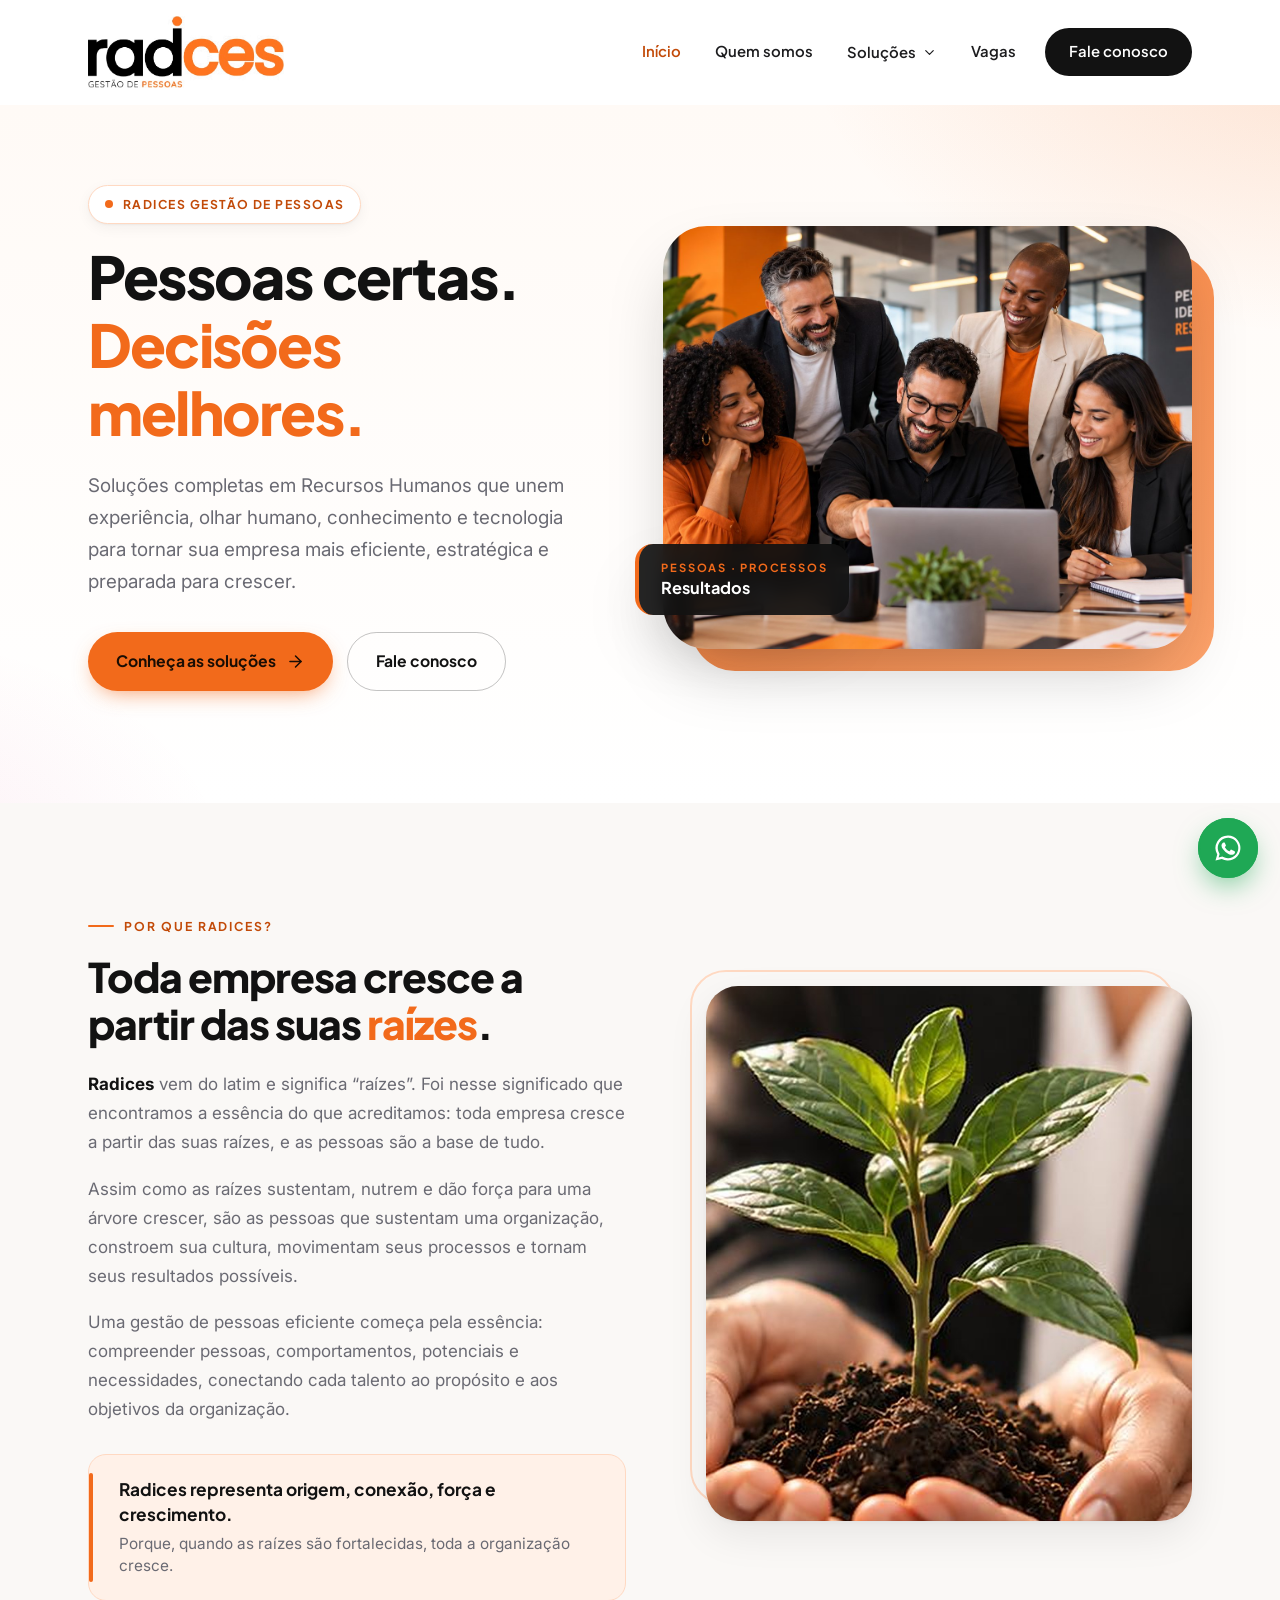
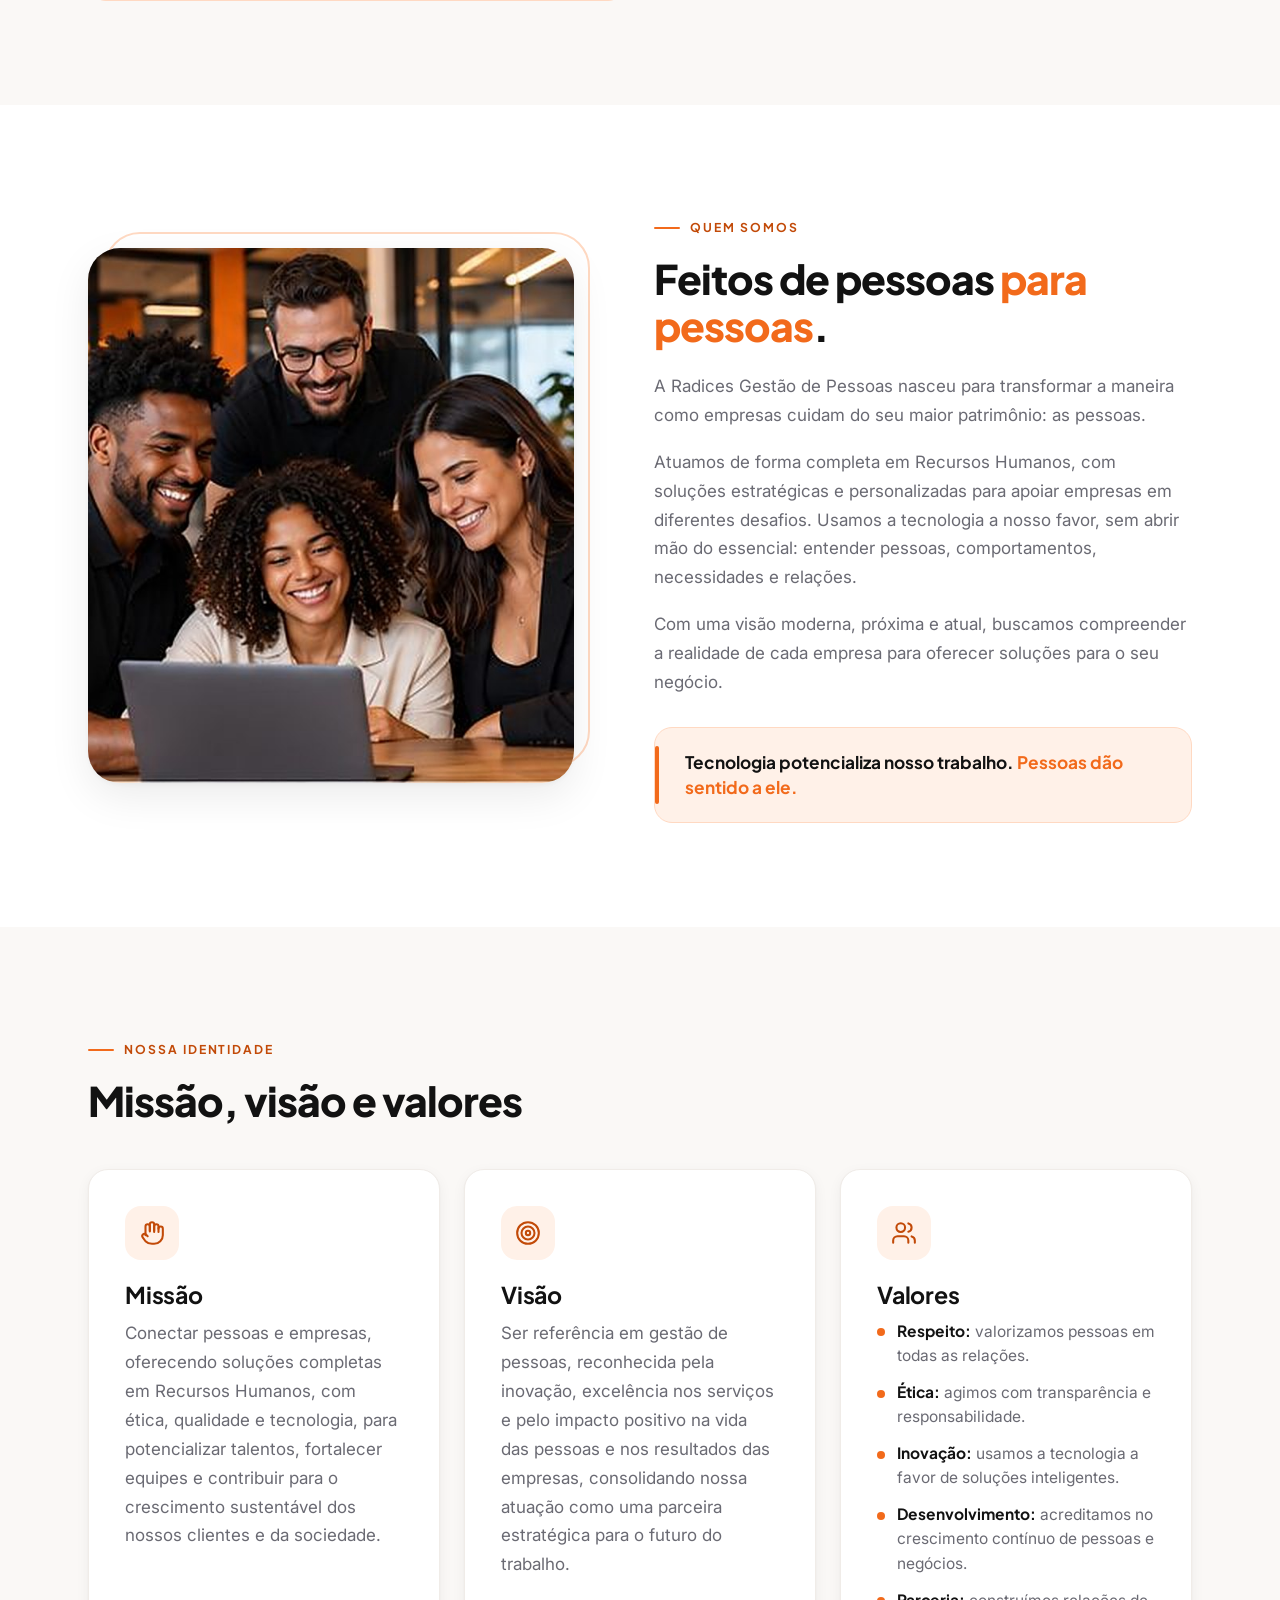
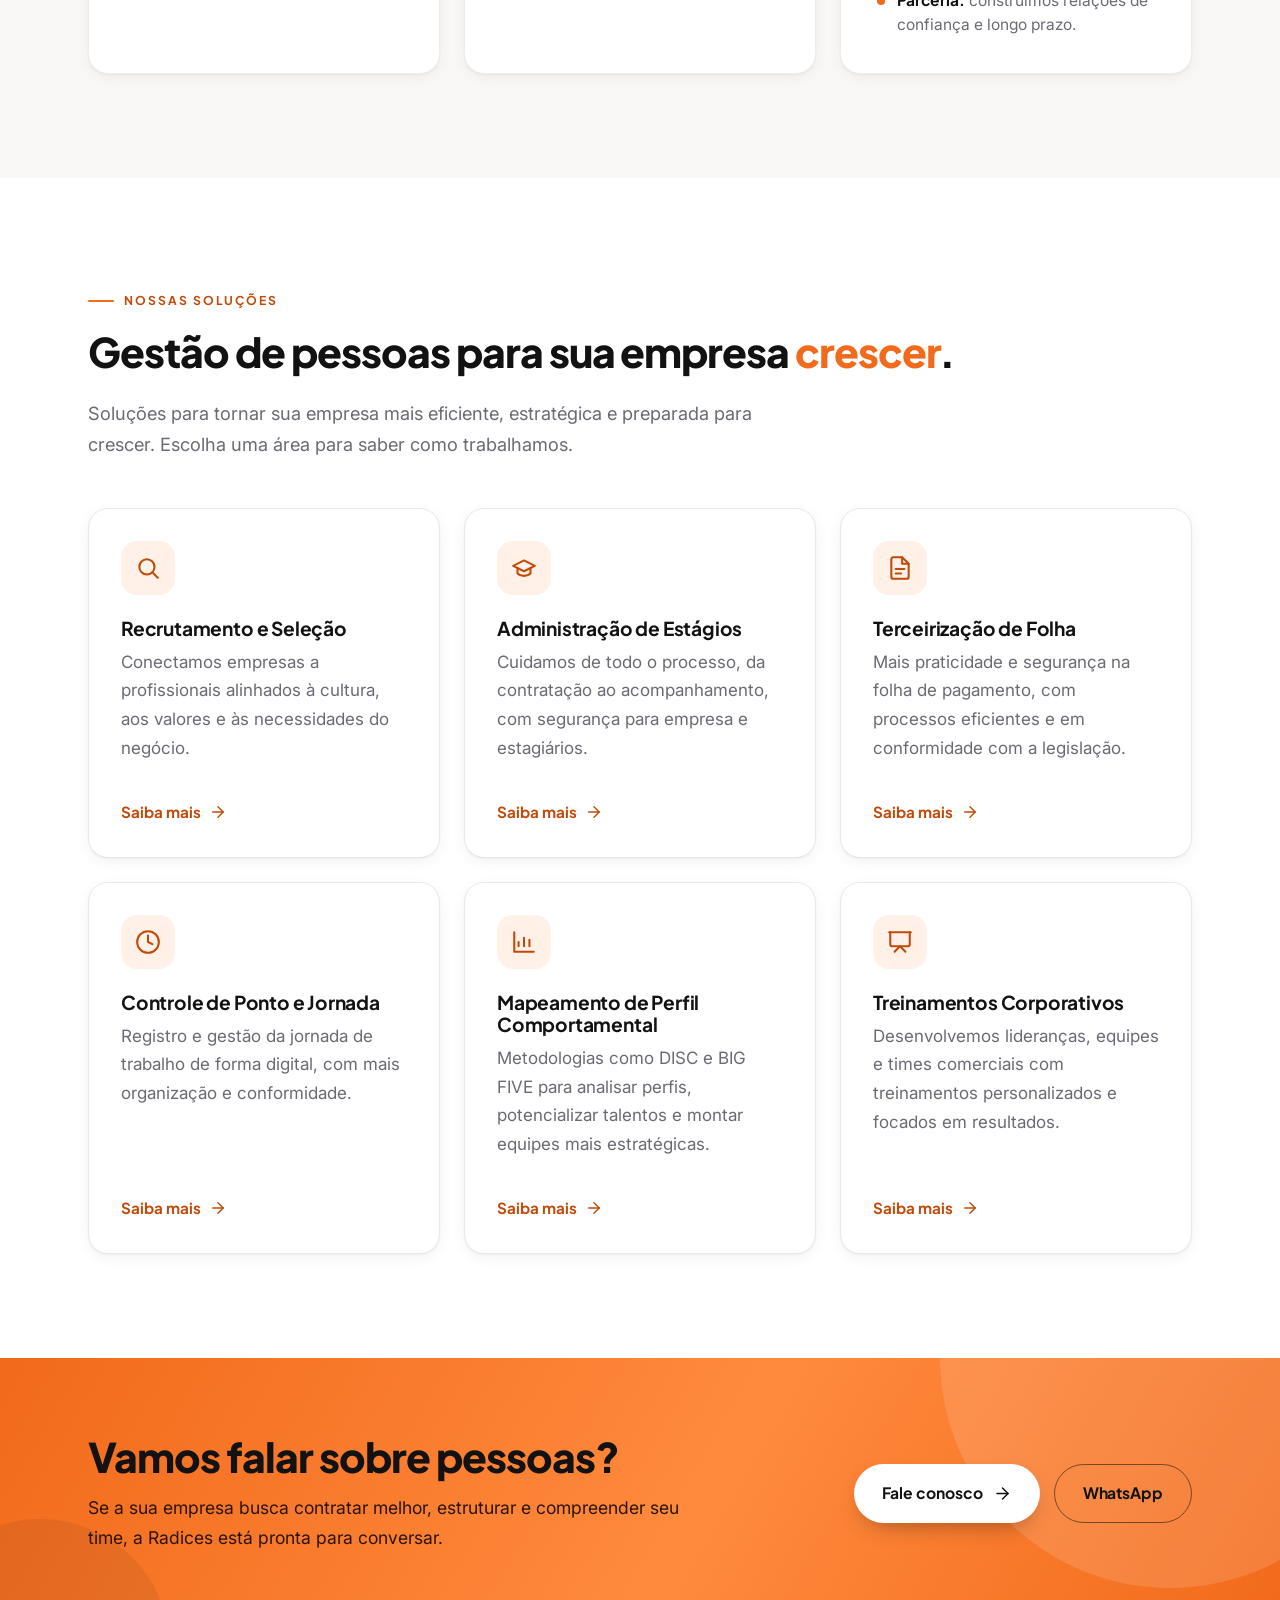
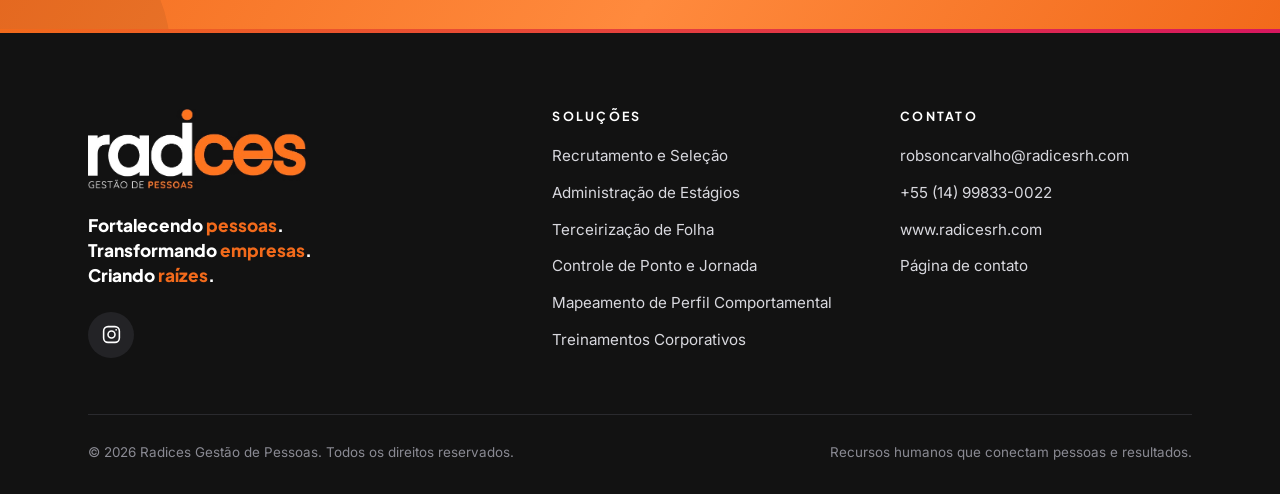
<file: index.html>
<!doctype html>
<html lang="pt-BR">
<head>
<meta charset="utf-8">
<meta name="viewport" content="width=device-width, initial-scale=1">
<title>Radices Gestão de Pessoas | Pessoas certas. Decisões melhores.</title>
<meta name="description" content="Radices Gestão de Pessoas: recrutamento e seleção, administração de estágios, folha de pagamento, controle de ponto, perfil comportamental e treinamentos corporativos.">
<meta property="og:title" content="Radices Gestão de Pessoas | Pessoas certas. Decisões melhores.">
<meta property="og:description" content="Radices Gestão de Pessoas: recrutamento e seleção, administração de estágios, folha de pagamento, controle de ponto, perfil comportamental e treinamentos corporativos.">
<meta property="og:type" content="website">
<meta property="og:site_name" content="Radices Gestão de Pessoas">
<meta property="og:locale" content="pt_BR">
<meta property="og:url" content="https://www.radicesrh.com/">
<meta property="og:image" content="https://www.radicesrh.com/img/og-radices-logo.jpg">
<meta property="og:image:type" content="image/jpeg">
<meta property="og:image:width" content="1200">
<meta property="og:image:height" content="630">
<meta property="og:image:alt" content="Logo da Radices Gestão de Pessoas">
<meta name="twitter:card" content="summary_large_image">
<meta name="twitter:title" content="Radices Gestão de Pessoas | Pessoas certas. Decisões melhores.">
<meta name="twitter:description" content="Radices Gestão de Pessoas: recrutamento e seleção, administração de estágios, folha de pagamento, controle de ponto, perfil comportamental e treinamentos corporativos.">
<meta name="twitter:image" content="https://www.radicesrh.com/img/og-radices-logo.jpg">
<link rel="canonical" href="https://www.radicesrh.com/">
<meta name="theme-color" content="#f26a1b">
<script>document.documentElement.className+=" js"</script>
<link rel="icon" href="img/favicon.png">
<link rel="apple-touch-icon" href="img/apple-touch-icon.png">
<link rel="preconnect" href="https://fonts.googleapis.com">
<link rel="preconnect" href="https://fonts.gstatic.com" crossorigin>
<link href="https://fonts.googleapis.com/css2?family=Inter:wght@400;500;600&family=Plus+Jakarta+Sans:wght@600;700;800&display=swap" rel="stylesheet">
<link rel="stylesheet" href="css/style.css">
</head>
<body>
<a class="skip" href="#conteudo">Pular para o conteúdo</a>
<header class="topo">
  <div class="container">
    <a class="logo" href="index.html" aria-label="Radices Gestão de Pessoas, página inicial"><img src="img/logo-radices.png" alt="Radices Gestão de Pessoas" width="131" height="48"></a>
    <button class="menu-btn" type="button" aria-expanded="false" aria-controls="nav" aria-label="Abrir menu"><svg viewBox="0 0 24 24" fill="none" stroke="currentColor" stroke-width="1.9" stroke-linecap="round" stroke-linejoin="round" aria-hidden="true"><path d="M4 6h16M4 12h16M4 18h16"/></svg></button>
    <nav class="nav" id="nav" aria-label="Principal">
      <ul class="menu">
        <li><a href="index.html" aria-current="page">Início</a></li>
        <li><a href="index.html#quem-somos">Quem somos</a></li>
        <li class="tem-sub">
          <button class="sub-toggle" type="button" aria-expanded="false">Soluções <svg viewBox="0 0 24 24" fill="none" stroke="currentColor" stroke-width="1.9" stroke-linecap="round" stroke-linejoin="round" aria-hidden="true"><path d="m6 9 6 6 6-6"/></svg></button>
          <ul class="submenu"><li><a href="recrutamento-e-selecao.html">Recrutamento e Seleção</a></li><li><a href="administracao-de-estagios.html">Administração de Estágios</a></li><li><a href="terceirizacao-de-folha.html">Terceirização de Folha</a></li><li><a href="controle-de-ponto.html">Controle de Ponto e Jornada</a></li><li><a href="perfil-comportamental.html">Mapeamento de Perfil Comportamental</a></li><li><a href="treinamentos.html">Treinamentos Corporativos</a></li></ul>
        </li>
        <li><a class="link-vagas" href="vagas/">Vagas </a></li>
        <li><a class="cta-menu" href="contato.html">Fale conosco</a></li>
      </ul>
    </nav>
  </div>
</header>
<main id="conteudo">
<section class="hero">
  <div class="container">
    <div>
      <span class="sobretitulo">Radices Gestão de Pessoas</span>
      <h1>Pessoas certas. <span class="laranja">Decisões melhores.</span></h1>
      <p class="lead">Soluções completas em Recursos Humanos que unem experiência, olhar humano, conhecimento e tecnologia para tornar sua empresa mais eficiente, estratégica e preparada para crescer.</p>
      <div class="botoes">
        <a class="btn btn-primario" href="#solucoes">Conheça as soluções <svg viewBox="0 0 24 24" fill="none" stroke="currentColor" stroke-width="1.9" stroke-linecap="round" stroke-linejoin="round" aria-hidden="true"><path d="M5 12h14"/><path d="m12 5 7 7-7 7"/></svg></a>
        <a class="btn btn-contorno" href="contato.html">Fale conosco</a>
      </div>
    </div>
    <div class="hero-foto">
      <img src="img/hero-equipe.jpg" alt="Equipe sorrindo em reunião ao redor de um notebook" width="1536" height="1024">
      <div class="selo"><span>Pessoas · Processos</span>Resultados</div>
    </div>
  </div>
</section>

<section class="secao suave" id="por-que">
  <div class="container duas-col">
    <div>
      <span class="sobretitulo">Por que Radices?</span>
      <h2>Toda empresa cresce a partir das suas <span class="laranja">raízes</span>.</h2>
      <div class="traco"></div>
      <p><strong>Radices</strong> vem do latim e significa “raízes”. Foi nesse significado que encontramos a essência do que acreditamos: toda empresa cresce a partir das suas raízes, e as pessoas são a base de tudo.</p>
      <p>Assim como as raízes sustentam, nutrem e dão força para uma árvore crescer, são as pessoas que sustentam uma organização, constroem sua cultura, movimentam seus processos e tornam seus resultados possíveis.</p>
      <p>Uma gestão de pessoas eficiente começa pela essência: compreender pessoas, comportamentos, potenciais e necessidades, conectando cada talento ao propósito e aos objetivos da organização.</p>
      <div class="destaque">Radices representa origem, conexão, força e crescimento.<small>Porque, quando as raízes são fortalecidas, toda a organização cresce.</small></div>
    </div>
    <div class="foto"><img src="img/raizes.jpg" alt="Mãos segurando uma muda de planta com terra" loading="lazy"></div>
  </div>
</section>

<section class="secao" id="quem-somos">
  <div class="container duas-col inverte">
    <div class="foto"><img src="img/equipe-notebook.jpg" alt="Grupo de profissionais olhando juntos para a tela de um notebook" loading="lazy"></div>
    <div>
      <span class="sobretitulo">Quem somos</span>
      <h2>Feitos de pessoas <span class="laranja">para pessoas</span>.</h2>
      <div class="traco"></div>
      <p>A Radices Gestão de Pessoas nasceu para transformar a maneira como empresas cuidam do seu maior patrimônio: as pessoas.</p>
      <p>Atuamos de forma completa em Recursos Humanos, com soluções estratégicas e personalizadas para apoiar empresas em diferentes desafios. Usamos a tecnologia a nosso favor, sem abrir mão do essencial: entender pessoas, comportamentos, necessidades e relações.</p>
      <p>Com uma visão moderna, próxima e atual, buscamos compreender a realidade de cada empresa para oferecer soluções para o seu negócio.</p>
      <div class="destaque">Tecnologia potencializa nosso trabalho. <span class="laranja">Pessoas dão sentido a ele.</span></div>
    </div>
  </div>
</section>

<section class="secao suave identidade">
  <div class="container">
    <span class="sobretitulo">Nossa identidade</span>
    <h2>Missão, visão e valores</h2>
    <div class="traco"></div>
    <div class="grade g3">
      <div class="cartao"><span class="icone"><svg viewBox="0 0 24 24" fill="none" stroke="currentColor" stroke-width="1.9" stroke-linecap="round" stroke-linejoin="round" aria-hidden="true"><path d="M18 11V6a2 2 0 0 0-4 0v5"/><path d="M14 10V4a2 2 0 0 0-4 0v6"/><path d="M10 10.5V6a2 2 0 0 0-4 0v8"/><path d="M18 8a2 2 0 1 1 4 0v6a8 8 0 0 1-8 8h-2c-2.8 0-4.5-.9-6-2.4L3.4 16a2 2 0 0 1 2.8-2.8L8 15"/></svg></span><h3>Missão</h3><p>Conectar pessoas e empresas, oferecendo soluções completas em Recursos Humanos, com ética, qualidade e tecnologia, para potencializar talentos, fortalecer equipes e contribuir para o crescimento sustentável dos nossos clientes e da sociedade.</p></div>
      <div class="cartao"><span class="icone"><svg viewBox="0 0 24 24" fill="none" stroke="currentColor" stroke-width="1.9" stroke-linecap="round" stroke-linejoin="round" aria-hidden="true"><circle cx="12" cy="12" r="10"/><circle cx="12" cy="12" r="6"/><circle cx="12" cy="12" r="2"/></svg></span><h3>Visão</h3><p>Ser referência em gestão de pessoas, reconhecida pela inovação, excelência nos serviços e pelo impacto positivo na vida das pessoas e nos resultados das empresas, consolidando nossa atuação como uma parceira estratégica para o futuro do trabalho.</p></div>
      <div class="cartao"><span class="icone"><svg viewBox="0 0 24 24" fill="none" stroke="currentColor" stroke-width="1.9" stroke-linecap="round" stroke-linejoin="round" aria-hidden="true"><path d="M16 21v-2a4 4 0 0 0-4-4H6a4 4 0 0 0-4 4v2"/><circle cx="9" cy="7" r="4"/><path d="M22 21v-2a4 4 0 0 0-3-3.87"/><path d="M16 3.13a4 4 0 0 1 0 7.75"/></svg></span><h3>Valores</h3>
        <ul class="valores">
          <li><strong>Respeito:</strong> valorizamos pessoas em todas as relações.</li>
          <li><strong>Ética:</strong> agimos com transparência e responsabilidade.</li>
          <li><strong>Inovação:</strong> usamos a tecnologia a favor de soluções inteligentes.</li>
          <li><strong>Desenvolvimento:</strong> acreditamos no crescimento contínuo de pessoas e negócios.</li>
          <li><strong>Parceria:</strong> construímos relações de confiança e longo prazo.</li>
        </ul>
      </div>
    </div>
  </div>
</section>

<section class="secao" id="solucoes">
  <div class="container">
    <span class="sobretitulo">Nossas soluções</span>
    <h2>Gestão de pessoas para sua empresa <span class="laranja">crescer</span>.</h2>
    <p class="lead">Soluções para tornar sua empresa mais eficiente, estratégica e preparada para crescer. Escolha uma área para saber como trabalhamos.</p>
    <div class="traco"></div>
    <div class="grade g3"><a class="cartao servico-card" href="recrutamento-e-selecao.html"><span class="icone"><svg viewBox="0 0 24 24" fill="none" stroke="currentColor" stroke-width="1.9" stroke-linecap="round" stroke-linejoin="round" aria-hidden="true"><circle cx="11" cy="11" r="7"/><path d="m21 21-4.3-4.3"/></svg></span><h3>Recrutamento e Seleção</h3><p>Conectamos empresas a profissionais alinhados à cultura, aos valores e às necessidades do negócio.</p><span class="saiba">Saiba mais <svg viewBox="0 0 24 24" fill="none" stroke="currentColor" stroke-width="1.9" stroke-linecap="round" stroke-linejoin="round" aria-hidden="true"><path d="M5 12h14"/><path d="m12 5 7 7-7 7"/></svg></span></a><a class="cartao servico-card" href="administracao-de-estagios.html"><span class="icone"><svg viewBox="0 0 24 24" fill="none" stroke="currentColor" stroke-width="1.9" stroke-linecap="round" stroke-linejoin="round" aria-hidden="true"><path d="M22 10 12 5 2 10l10 5 10-5z"/><path d="M6 12v5c3 3 9 3 12 0v-5"/></svg></span><h3>Administração de Estágios</h3><p>Cuidamos de todo o processo, da contratação ao acompanhamento, com segurança para empresa e estagiários.</p><span class="saiba">Saiba mais <svg viewBox="0 0 24 24" fill="none" stroke="currentColor" stroke-width="1.9" stroke-linecap="round" stroke-linejoin="round" aria-hidden="true"><path d="M5 12h14"/><path d="m12 5 7 7-7 7"/></svg></span></a><a class="cartao servico-card" href="terceirizacao-de-folha.html"><span class="icone"><svg viewBox="0 0 24 24" fill="none" stroke="currentColor" stroke-width="1.9" stroke-linecap="round" stroke-linejoin="round" aria-hidden="true"><path d="M14 2H6a2 2 0 0 0-2 2v16a2 2 0 0 0 2 2h12a2 2 0 0 0 2-2V8z"/><path d="M14 2v6h6"/><path d="M8 13h8M8 17h5"/></svg></span><h3>Terceirização de Folha</h3><p>Mais praticidade e segurança na folha de pagamento, com processos eficientes e em conformidade com a legislação.</p><span class="saiba">Saiba mais <svg viewBox="0 0 24 24" fill="none" stroke="currentColor" stroke-width="1.9" stroke-linecap="round" stroke-linejoin="round" aria-hidden="true"><path d="M5 12h14"/><path d="m12 5 7 7-7 7"/></svg></span></a><a class="cartao servico-card" href="controle-de-ponto.html"><span class="icone"><svg viewBox="0 0 24 24" fill="none" stroke="currentColor" stroke-width="1.9" stroke-linecap="round" stroke-linejoin="round" aria-hidden="true"><circle cx="12" cy="12" r="10"/><path d="M12 6v6l4 2"/></svg></span><h3>Controle de Ponto e Jornada</h3><p>Registro e gestão da jornada de trabalho de forma digital, com mais organização e conformidade.</p><span class="saiba">Saiba mais <svg viewBox="0 0 24 24" fill="none" stroke="currentColor" stroke-width="1.9" stroke-linecap="round" stroke-linejoin="round" aria-hidden="true"><path d="M5 12h14"/><path d="m12 5 7 7-7 7"/></svg></span></a><a class="cartao servico-card" href="perfil-comportamental.html"><span class="icone"><svg viewBox="0 0 24 24" fill="none" stroke="currentColor" stroke-width="1.9" stroke-linecap="round" stroke-linejoin="round" aria-hidden="true"><path d="M3 3v18h18"/><path d="M7 16v-4M12 16V8M17 16v-6"/></svg></span><h3>Mapeamento de Perfil Comportamental</h3><p>Metodologias como DISC e BIG FIVE para analisar perfis, potencializar talentos e montar equipes mais estratégicas.</p><span class="saiba">Saiba mais <svg viewBox="0 0 24 24" fill="none" stroke="currentColor" stroke-width="1.9" stroke-linecap="round" stroke-linejoin="round" aria-hidden="true"><path d="M5 12h14"/><path d="m12 5 7 7-7 7"/></svg></span></a><a class="cartao servico-card" href="treinamentos.html"><span class="icone"><svg viewBox="0 0 24 24" fill="none" stroke="currentColor" stroke-width="1.9" stroke-linecap="round" stroke-linejoin="round" aria-hidden="true"><path d="M2 3h20"/><path d="M21 3v11a2 2 0 0 1-2 2H5a2 2 0 0 1-2-2V3"/><path d="m7 21 5-5 5 5"/></svg></span><h3>Treinamentos Corporativos</h3><p>Desenvolvemos lideranças, equipes e times comerciais com treinamentos personalizados e focados em resultados.</p><span class="saiba">Saiba mais <svg viewBox="0 0 24 24" fill="none" stroke="currentColor" stroke-width="1.9" stroke-linecap="round" stroke-linejoin="round" aria-hidden="true"><path d="M5 12h14"/><path d="m12 5 7 7-7 7"/></svg></span></a></div>
  </div>
</section>

<section class="faixa">
  <div class="container">
    <div>
      <h2>Vamos falar sobre pessoas?</h2>
      <p>Se a sua empresa busca contratar melhor, estruturar e compreender seu time, a Radices está pronta para conversar.</p>
    </div>
    <div class="botoes" style="margin-top:0">
      <a class="btn btn-claro" href="contato.html">Fale conosco <svg viewBox="0 0 24 24" fill="none" stroke="currentColor" stroke-width="1.9" stroke-linecap="round" stroke-linejoin="round" aria-hidden="true"><path d="M5 12h14"/><path d="m12 5 7 7-7 7"/></svg></a>
      <a class="btn btn-contorno" href="https://wa.me/5514998330022?text=Ol%C3%A1%21%20Vim%20pelo%20site%20da%20Radices%20e%20gostaria%20de%20conversar%20sobre%20os%20servi%C3%A7os." target="_blank" rel="noopener">WhatsApp</a>
    </div>
  </div>
</section>
</main>
<footer class="rodape">
  <div class="container">
    <div class="cols">
      <div>
        <img src="img/logo-radices-branco.png" alt="Radices Gestão de Pessoas" width="141" height="52">
        <p class="slogan">Fortalecendo <span>pessoas</span>.<br>Transformando <span>empresas</span>.<br>Criando <span>raízes</span>.</p>
        <div class="redes" aria-label="Redes sociais">
          <a class="rede" href="https://www.instagram.com/radices.rh/" target="_blank" rel="noopener" aria-label="Instagram da Radices"><svg viewBox="0 0 24 24" fill="none" stroke="currentColor" stroke-width="1.8" stroke-linecap="round" stroke-linejoin="round" aria-hidden="true"><rect x="3" y="3" width="18" height="18" rx="5"/><circle cx="12" cy="12" r="4"/><circle cx="17.3" cy="6.7" r="1" fill="currentColor" stroke="none"/></svg></a>
        </div>
      </div>
      <div>
        <h4>Soluções</h4>
        <ul><li><a href="recrutamento-e-selecao.html">Recrutamento e Seleção</a></li><li><a href="administracao-de-estagios.html">Administração de Estágios</a></li><li><a href="terceirizacao-de-folha.html">Terceirização de Folha</a></li><li><a href="controle-de-ponto.html">Controle de Ponto e Jornada</a></li><li><a href="perfil-comportamental.html">Mapeamento de Perfil Comportamental</a></li><li><a href="treinamentos.html">Treinamentos Corporativos</a></li></ul>
      </div>
      <div>
        <h4>Contato</h4>
        <ul>
          <li><a href="mailto:robsoncarvalho@radicesrh.com">robsoncarvalho@radicesrh.com</a></li>
          <li><a href="https://wa.me/5514998330022?text=Ol%C3%A1%21%20Vim%20pelo%20site%20da%20Radices%20e%20gostaria%20de%20conversar%20sobre%20os%20servi%C3%A7os." target="_blank" rel="noopener">+55 (14) 99833-0022</a></li>
          <li><a href="https://www.radicesrh.com">www.radicesrh.com</a></li>
          <li><a href="contato.html">Página de contato</a></li>
        </ul>
      </div>
    </div>
    <div class="base">
      <span>© <span data-ano>2026</span> Radices Gestão de Pessoas. Todos os direitos reservados.</span>
      <span>Recursos humanos que conectam pessoas e resultados.</span>
    </div>
  </div>
</footer>
<a class="whats" href="https://wa.me/5514998330022?text=Ol%C3%A1%21%20Vim%20pelo%20site%20da%20Radices%20e%20gostaria%20de%20conversar%20sobre%20os%20servi%C3%A7os." target="_blank" rel="noopener" aria-label="Conversar pelo WhatsApp"><svg viewBox="0 0 24 24" fill="currentColor" aria-hidden="true"><path d="M12 2a10 10 0 0 0-8.6 15.1L2 22l5-1.3A10 10 0 1 0 12 2zm0 18.2a8.2 8.2 0 0 1-4.2-1.2l-.3-.2-3 .8.8-2.9-.2-.3A8.2 8.2 0 1 1 12 20.2zm4.5-6.1c-.2-.1-1.5-.7-1.7-.8s-.4-.1-.6.1-.7.8-.8 1-.3.2-.5.1a6.7 6.7 0 0 1-3.3-2.9c-.3-.4.2-.4.7-1.4.1-.2 0-.3 0-.4l-.8-1.8c-.2-.5-.4-.4-.6-.4h-.5a1 1 0 0 0-.7.3 3 3 0 0 0-.9 2.2 5.2 5.2 0 0 0 1.1 2.7 11.9 11.9 0 0 0 4.5 4c1.7.7 2.4.8 3.2.6a2.8 2.8 0 0 0 1.8-1.3 2.3 2.3 0 0 0 .2-1.3c-.1-.1-.3-.2-.5-.3z"/></svg></a>
<script src="js/main.js"></script>
</body>
</html>
</file>
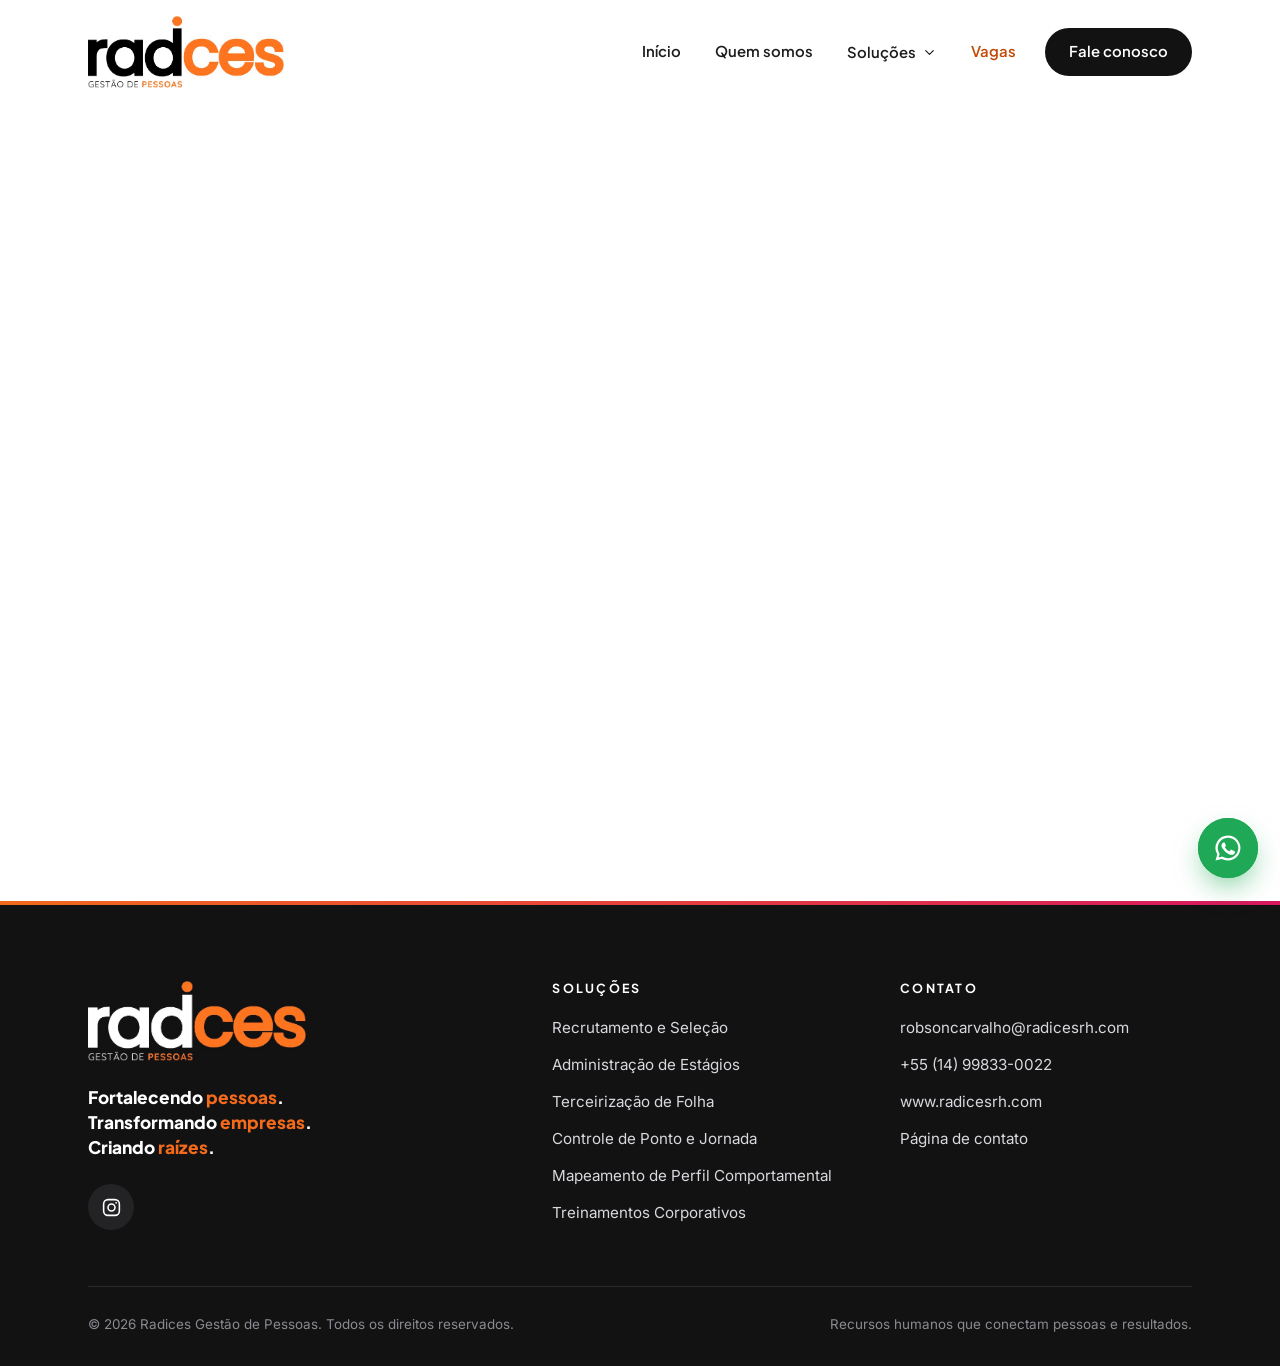
<file: vagas/index.html>
<!doctype html>
<html lang="pt-BR">
<head>
<meta charset="utf-8">
<meta name="viewport" content="width=device-width, initial-scale=1">
<title>Vagas | Radices Gestão de Pessoas</title>
<meta name="description" content="Encontre sua vaga na Radices Gestão de Pessoas. Veja as oportunidades abertas e cadastre-se no banco de talentos.">
<meta property="og:title" content="Vagas | Radices Gestão de Pessoas">
<meta property="og:description" content="Encontre sua vaga na Radices Gestão de Pessoas. Veja as oportunidades abertas e cadastre-se no banco de talentos.">
<meta property="og:type" content="website">
<meta property="og:site_name" content="Radices Gestão de Pessoas">
<meta property="og:locale" content="pt_BR">
<meta property="og:url" content="https://www.radicesrh.com/vagas/">
<meta property="og:image" content="https://www.radicesrh.com/img/og-radices-logo.jpg">
<meta property="og:image:type" content="image/jpeg">
<meta property="og:image:width" content="1200">
<meta property="og:image:height" content="630">
<meta property="og:image:alt" content="Logo da Radices Gestão de Pessoas">
<meta name="twitter:card" content="summary_large_image">
<meta name="twitter:title" content="Vagas | Radices Gestão de Pessoas">
<meta name="twitter:description" content="Encontre sua vaga na Radices Gestão de Pessoas. Veja as oportunidades abertas e cadastre-se no banco de talentos.">
<meta name="twitter:image" content="https://www.radicesrh.com/img/og-radices-logo.jpg">
<link rel="canonical" href="https://www.radicesrh.com/vagas/">
<meta name="theme-color" content="#f26a1b">
<script>document.documentElement.className+=" js"</script>
<link rel="icon" href="../img/favicon.png">
<link rel="apple-touch-icon" href="../img/apple-touch-icon.png">
<link rel="preconnect" href="https://fonts.googleapis.com">
<link rel="preconnect" href="https://fonts.gstatic.com" crossorigin>
<link href="https://fonts.googleapis.com/css2?family=Inter:wght@400;500;600&family=Plus+Jakarta+Sans:wght@600;700;800&display=swap" rel="stylesheet">
<link rel="stylesheet" href="../css/style.css">
</head>
<body>
<a class="skip" href="#conteudo">Pular para o conteúdo</a>
<header class="topo">
  <div class="container">
    <a class="logo" href="../index.html" aria-label="Radices Gestão de Pessoas, página inicial"><img src="../img/logo-radices.png" alt="Radices Gestão de Pessoas" width="131" height="48"></a>
    <button class="menu-btn" type="button" aria-expanded="false" aria-controls="nav" aria-label="Abrir menu"><svg viewBox="0 0 24 24" fill="none" stroke="currentColor" stroke-width="1.9" stroke-linecap="round" stroke-linejoin="round" aria-hidden="true"><path d="M4 6h16M4 12h16M4 18h16"/></svg></button>
    <nav class="nav" id="nav" aria-label="Principal">
      <ul class="menu">
        <li><a href="../index.html">Início</a></li>
        <li><a href="../index.html#quem-somos">Quem somos</a></li>
        <li class="tem-sub">
          <button class="sub-toggle" type="button" aria-expanded="false">Soluções <svg viewBox="0 0 24 24" fill="none" stroke="currentColor" stroke-width="1.9" stroke-linecap="round" stroke-linejoin="round" aria-hidden="true"><path d="m6 9 6 6 6-6"/></svg></button>
          <ul class="submenu"><li><a href="../recrutamento-e-selecao.html">Recrutamento e Seleção</a></li><li><a href="../administracao-de-estagios.html">Administração de Estágios</a></li><li><a href="../terceirizacao-de-folha.html">Terceirização de Folha</a></li><li><a href="../controle-de-ponto.html">Controle de Ponto e Jornada</a></li><li><a href="../perfil-comportamental.html">Mapeamento de Perfil Comportamental</a></li><li><a href="../treinamentos.html">Treinamentos Corporativos</a></li></ul>
        </li>
        <li><a class="link-vagas" href="./" aria-current="page">Vagas </a></li>
        <li><a class="cta-menu" href="../contato.html">Fale conosco</a></li>
      </ul>
    </nav>
  </div>
</header>
<main id="conteudo">
  <h1 class="so-leitor">Vagas abertas na Radices Gestão de Pessoas</h1>
  <section class="vagas-tela">
    <iframe class="vagas-frame" src="https://www.nexoraflow.com.br/vagas/radices-rh" title="Vagas abertas na Radices Gestão de Pessoas" allow="clipboard-write" referrerpolicy="strict-origin-when-cross-origin"></iframe>
    <noscript><p class="nota container">Ative o JavaScript do navegador para visualizar as vagas.</p></noscript>
  </section>
</main>
<footer class="rodape">
  <div class="container">
    <div class="cols">
      <div>
        <img src="../img/logo-radices-branco.png" alt="Radices Gestão de Pessoas" width="141" height="52">
        <p class="slogan">Fortalecendo <span>pessoas</span>.<br>Transformando <span>empresas</span>.<br>Criando <span>raízes</span>.</p>
        <div class="redes" aria-label="Redes sociais">
          <a class="rede" href="https://www.instagram.com/radices.rh/" target="_blank" rel="noopener" aria-label="Instagram da Radices"><svg viewBox="0 0 24 24" fill="none" stroke="currentColor" stroke-width="1.8" stroke-linecap="round" stroke-linejoin="round" aria-hidden="true"><rect x="3" y="3" width="18" height="18" rx="5"/><circle cx="12" cy="12" r="4"/><circle cx="17.3" cy="6.7" r="1" fill="currentColor" stroke="none"/></svg></a>
        </div>
      </div>
      <div>
        <h4>Soluções</h4>
        <ul><li><a href="../recrutamento-e-selecao.html">Recrutamento e Seleção</a></li><li><a href="../administracao-de-estagios.html">Administração de Estágios</a></li><li><a href="../terceirizacao-de-folha.html">Terceirização de Folha</a></li><li><a href="../controle-de-ponto.html">Controle de Ponto e Jornada</a></li><li><a href="../perfil-comportamental.html">Mapeamento de Perfil Comportamental</a></li><li><a href="../treinamentos.html">Treinamentos Corporativos</a></li></ul>
      </div>
      <div>
        <h4>Contato</h4>
        <ul>
          <li><a href="mailto:robsoncarvalho@radicesrh.com">robsoncarvalho@radicesrh.com</a></li>
          <li><a href="https://wa.me/5514998330022?text=Ol%C3%A1%21%20Vim%20pelo%20site%20da%20Radices%20e%20gostaria%20de%20conversar%20sobre%20os%20servi%C3%A7os." target="_blank" rel="noopener">+55 (14) 99833-0022</a></li>
          <li><a href="https://www.radicesrh.com">www.radicesrh.com</a></li>
          <li><a href="../contato.html">Página de contato</a></li>
        </ul>
      </div>
    </div>
    <div class="base">
      <span>© <span data-ano>2026</span> Radices Gestão de Pessoas. Todos os direitos reservados.</span>
      <span>Recursos humanos que conectam pessoas e resultados.</span>
    </div>
  </div>
</footer>
<a class="whats" href="https://wa.me/5514998330022?text=Ol%C3%A1%21%20Vim%20pelo%20site%20da%20Radices%20e%20gostaria%20de%20conversar%20sobre%20os%20servi%C3%A7os." target="_blank" rel="noopener" aria-label="Conversar pelo WhatsApp"><svg viewBox="0 0 24 24" fill="currentColor" aria-hidden="true"><path d="M12 2a10 10 0 0 0-8.6 15.1L2 22l5-1.3A10 10 0 1 0 12 2zm0 18.2a8.2 8.2 0 0 1-4.2-1.2l-.3-.2-3 .8.8-2.9-.2-.3A8.2 8.2 0 1 1 12 20.2zm4.5-6.1c-.2-.1-1.5-.7-1.7-.8s-.4-.1-.6.1-.7.8-.8 1-.3.2-.5.1a6.7 6.7 0 0 1-3.3-2.9c-.3-.4.2-.4.7-1.4.1-.2 0-.3 0-.4l-.8-1.8c-.2-.5-.4-.4-.6-.4h-.5a1 1 0 0 0-.7.3 3 3 0 0 0-.9 2.2 5.2 5.2 0 0 0 1.1 2.7 11.9 11.9 0 0 0 4.5 4c1.7.7 2.4.8 3.2.6a2.8 2.8 0 0 0 1.8-1.3 2.3 2.3 0 0 0 .2-1.3c-.1-.1-.3-.2-.5-.3z"/></svg></a>
<script src="../js/main.js"></script>
</body>
</html>
</file>
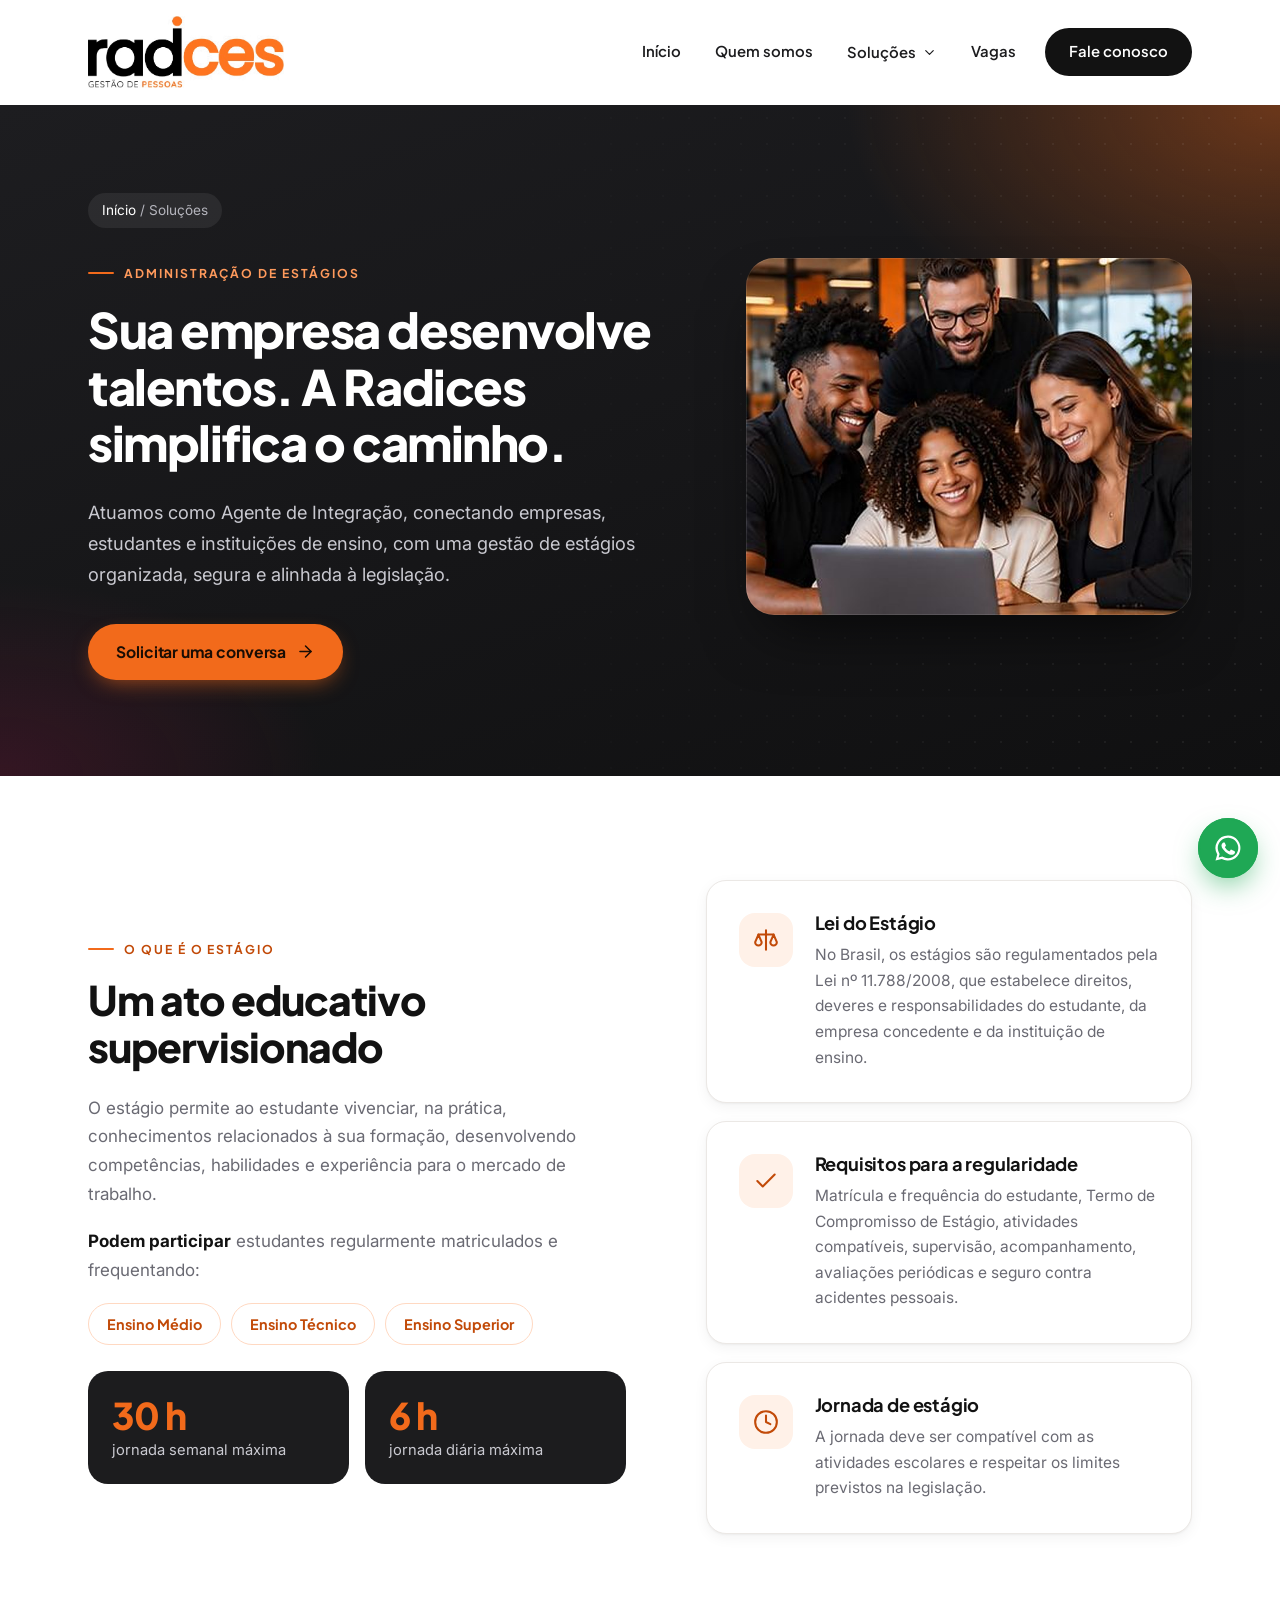
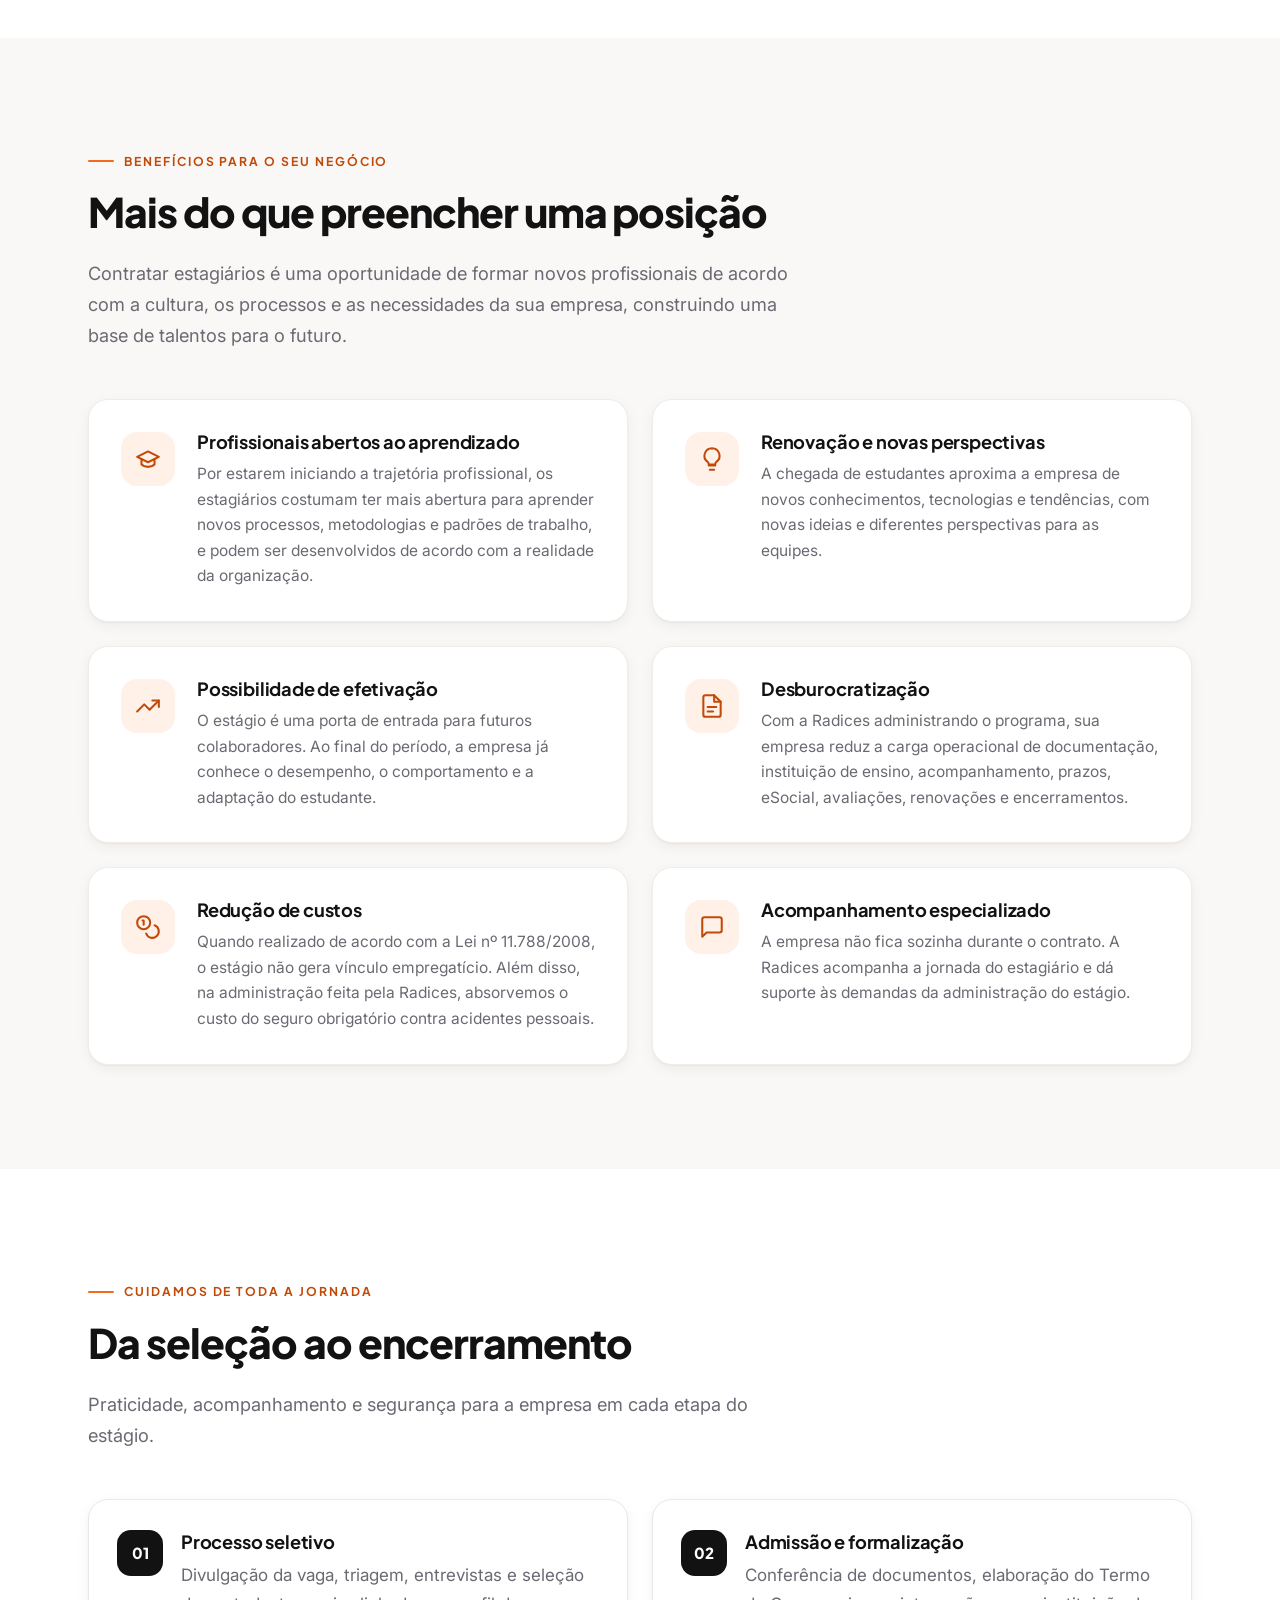
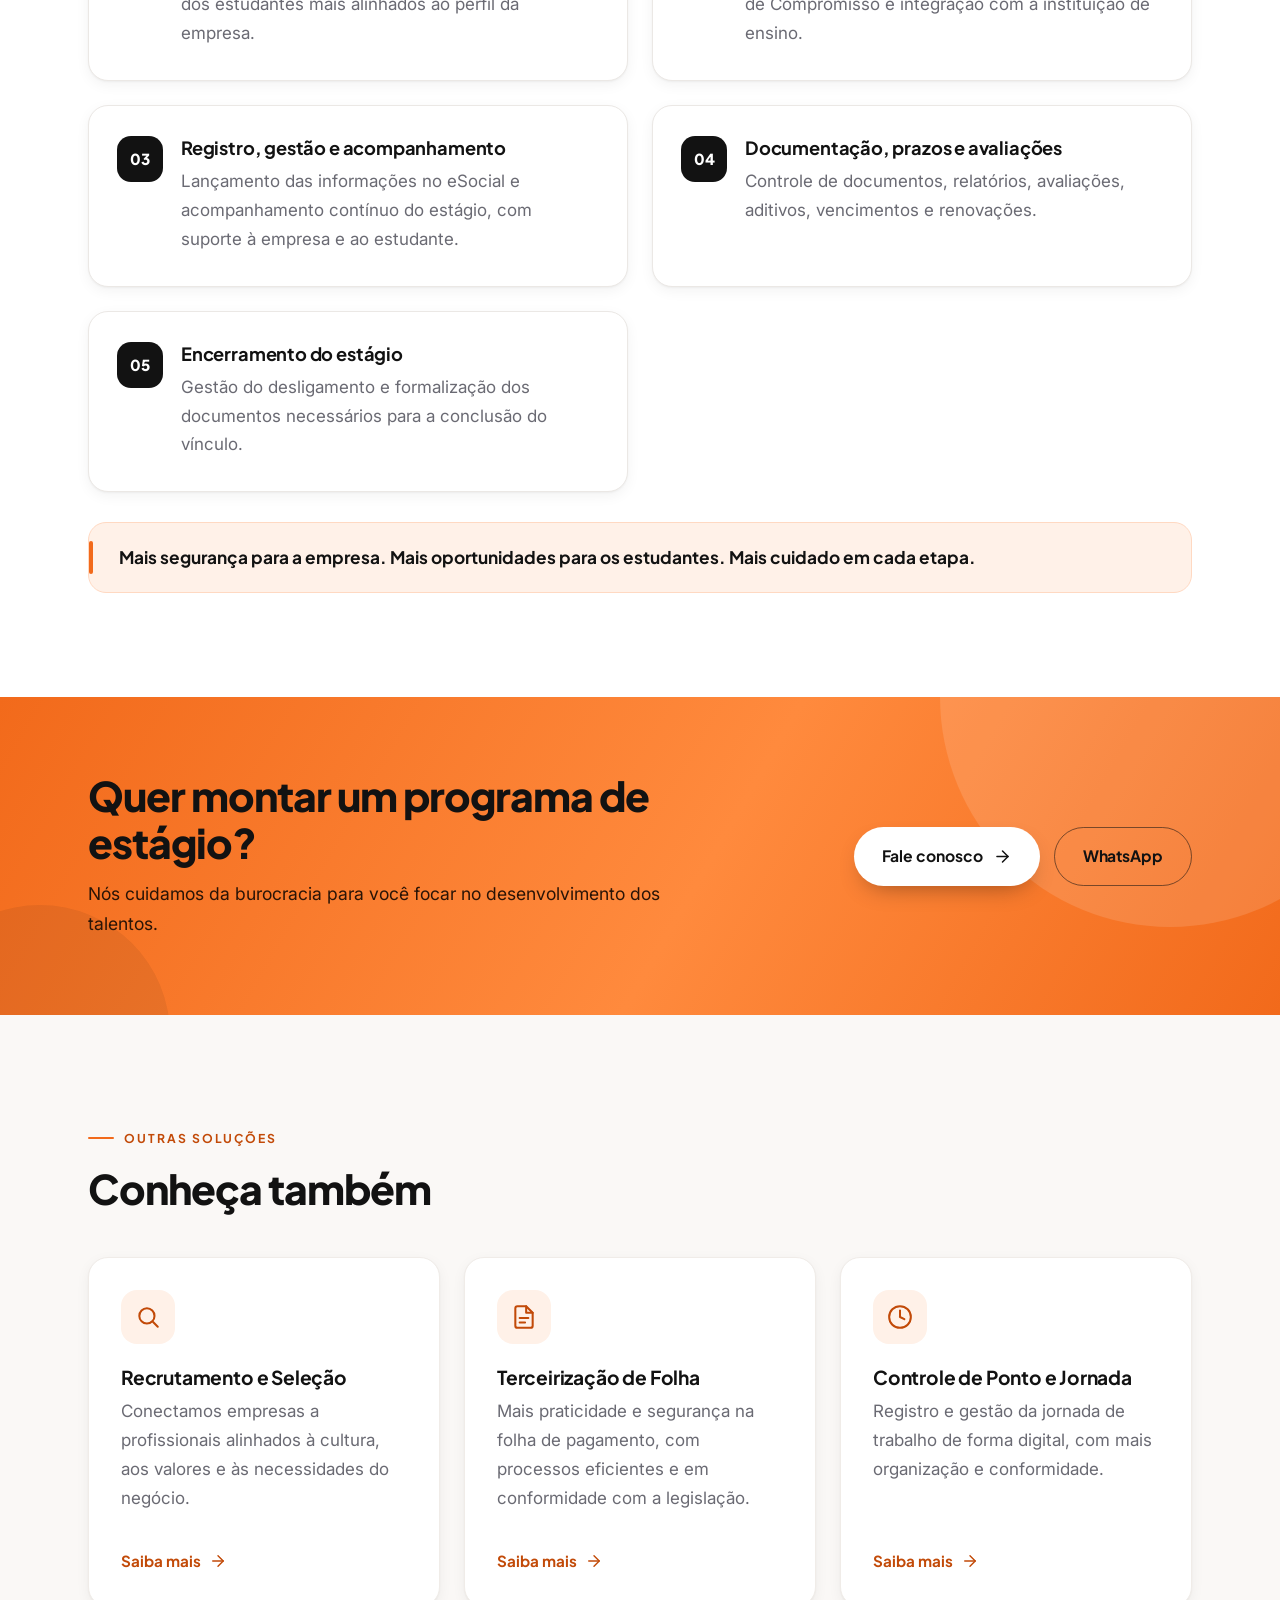
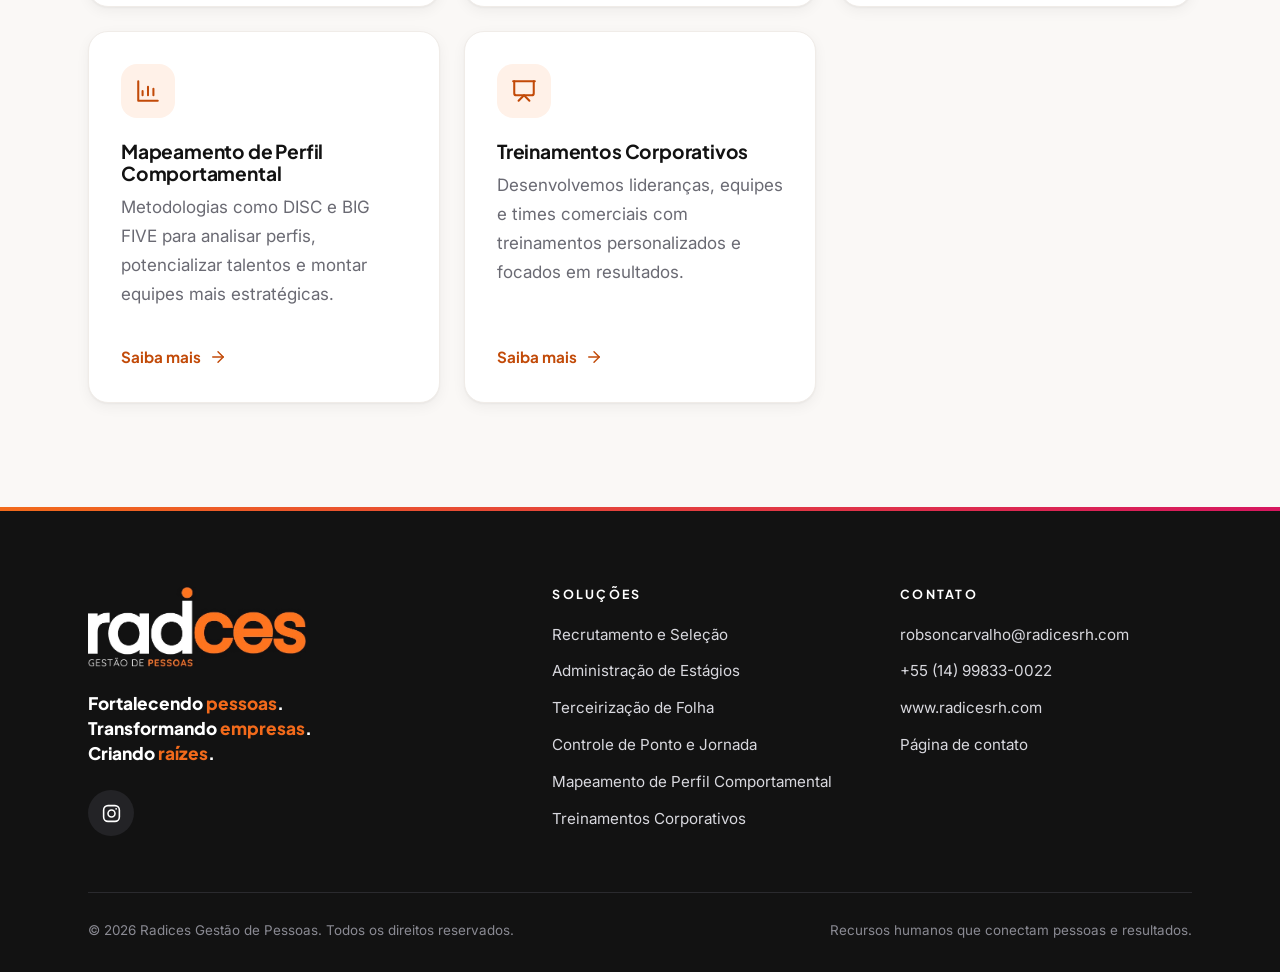
<file: administracao-de-estagios.html>
<!doctype html>
<html lang="pt-BR">
<head>
<meta charset="utf-8">
<meta name="viewport" content="width=device-width, initial-scale=1">
<title>Administração de Estágios | Radices Gestão de Pessoas</title>
<meta name="description" content="A Radices atua como Agente de Integração e cuida de toda a jornada do estágio, da seleção ao encerramento, de acordo com a Lei nº 11.788/2008.">
<meta property="og:title" content="Administração de Estágios | Radices Gestão de Pessoas">
<meta property="og:description" content="A Radices atua como Agente de Integração e cuida de toda a jornada do estágio, da seleção ao encerramento, de acordo com a Lei nº 11.788/2008.">
<meta property="og:type" content="website">
<meta property="og:site_name" content="Radices Gestão de Pessoas">
<meta property="og:locale" content="pt_BR">
<meta property="og:url" content="https://www.radicesrh.com/administracao-de-estagios.html">
<meta property="og:image" content="https://www.radicesrh.com/img/og-radices-logo.jpg">
<meta property="og:image:type" content="image/jpeg">
<meta property="og:image:width" content="1200">
<meta property="og:image:height" content="630">
<meta property="og:image:alt" content="Logo da Radices Gestão de Pessoas">
<meta name="twitter:card" content="summary_large_image">
<meta name="twitter:title" content="Administração de Estágios | Radices Gestão de Pessoas">
<meta name="twitter:description" content="A Radices atua como Agente de Integração e cuida de toda a jornada do estágio, da seleção ao encerramento, de acordo com a Lei nº 11.788/2008.">
<meta name="twitter:image" content="https://www.radicesrh.com/img/og-radices-logo.jpg">
<link rel="canonical" href="https://www.radicesrh.com/administracao-de-estagios.html">
<meta name="theme-color" content="#f26a1b">
<script>document.documentElement.className+=" js"</script>
<link rel="icon" href="img/favicon.png">
<link rel="apple-touch-icon" href="img/apple-touch-icon.png">
<link rel="preconnect" href="https://fonts.googleapis.com">
<link rel="preconnect" href="https://fonts.gstatic.com" crossorigin>
<link href="https://fonts.googleapis.com/css2?family=Inter:wght@400;500;600&family=Plus+Jakarta+Sans:wght@600;700;800&display=swap" rel="stylesheet">
<link rel="stylesheet" href="css/style.css">
</head>
<body>
<a class="skip" href="#conteudo">Pular para o conteúdo</a>
<header class="topo">
  <div class="container">
    <a class="logo" href="index.html" aria-label="Radices Gestão de Pessoas, página inicial"><img src="img/logo-radices.png" alt="Radices Gestão de Pessoas" width="131" height="48"></a>
    <button class="menu-btn" type="button" aria-expanded="false" aria-controls="nav" aria-label="Abrir menu"><svg viewBox="0 0 24 24" fill="none" stroke="currentColor" stroke-width="1.9" stroke-linecap="round" stroke-linejoin="round" aria-hidden="true"><path d="M4 6h16M4 12h16M4 18h16"/></svg></button>
    <nav class="nav" id="nav" aria-label="Principal">
      <ul class="menu">
        <li><a href="index.html">Início</a></li>
        <li><a href="index.html#quem-somos">Quem somos</a></li>
        <li class="tem-sub">
          <button class="sub-toggle" type="button" aria-expanded="false">Soluções <svg viewBox="0 0 24 24" fill="none" stroke="currentColor" stroke-width="1.9" stroke-linecap="round" stroke-linejoin="round" aria-hidden="true"><path d="m6 9 6 6 6-6"/></svg></button>
          <ul class="submenu"><li><a href="recrutamento-e-selecao.html">Recrutamento e Seleção</a></li><li><a href="administracao-de-estagios.html" aria-current="page">Administração de Estágios</a></li><li><a href="terceirizacao-de-folha.html">Terceirização de Folha</a></li><li><a href="controle-de-ponto.html">Controle de Ponto e Jornada</a></li><li><a href="perfil-comportamental.html">Mapeamento de Perfil Comportamental</a></li><li><a href="treinamentos.html">Treinamentos Corporativos</a></li></ul>
        </li>
        <li><a class="link-vagas" href="vagas/">Vagas </a></li>
        <li><a class="cta-menu" href="contato.html">Fale conosco</a></li>
      </ul>
    </nav>
  </div>
</header>
<main id="conteudo">
<section class="pagina-topo">
  <div class="container">
    <div>
      <p class="trilha"><a href="index.html">Início</a> / Soluções</p>
      <span class="sobretitulo">Administração de estágios</span>
      <h1>Sua empresa desenvolve talentos. A Radices simplifica o caminho.</h1>
      <p class="lead">Atuamos como Agente de Integração, conectando empresas, estudantes e instituições de ensino, com uma gestão de estágios organizada, segura e alinhada à legislação.</p>
      <div class="botoes">
        <a class="btn btn-primario" href="contato.html">Solicitar uma conversa <svg viewBox="0 0 24 24" fill="none" stroke="currentColor" stroke-width="1.9" stroke-linecap="round" stroke-linejoin="round" aria-hidden="true"><path d="M5 12h14"/><path d="m12 5 7 7-7 7"/></svg></a>
      </div>
    </div>
    <div><img src="img/equipe-notebook.jpg" alt="Jovens profissionais trabalhando juntos em um notebook" loading="eager"></div>
  </div>
</section>
<section class="secao">
  <div class="container duas-col">
    <div>
      <span class="sobretitulo">O que é o estágio</span>
      <h2>Um ato educativo supervisionado</h2>
      <div class="traco"></div>
      <p>O estágio permite ao estudante vivenciar, na prática, conhecimentos relacionados à sua formação, desenvolvendo competências, habilidades e experiência para o mercado de trabalho.</p>
      <p><strong>Podem participar</strong> estudantes regularmente matriculados e frequentando:</p>
      <div class="pilulas"><span class="pilula">Ensino Médio</span><span class="pilula">Ensino Técnico</span><span class="pilula">Ensino Superior</span></div>
      <div class="numeros">
        <div class="numero"><strong>30 h</strong>jornada semanal máxima</div>
        <div class="numero"><strong>6 h</strong>jornada diária máxima</div>
      </div>
    </div>
    <div class="lista-icones">
      <div class="cartao item-icone"><span class="icone"><svg viewBox="0 0 24 24" fill="none" stroke="currentColor" stroke-width="1.9" stroke-linecap="round" stroke-linejoin="round" aria-hidden="true"><path d="M12 3v18M5 7h14"/><path d="m5 7-3 7a3 3 0 0 0 6 0z"/><path d="m19 7-3 7a3 3 0 0 0 6 0z"/></svg></span><div><h3>Lei do Estágio</h3><p>No Brasil, os estágios são regulamentados pela Lei nº 11.788/2008, que estabelece direitos, deveres e responsabilidades do estudante, da empresa concedente e da instituição de ensino.</p></div></div>
      <div class="cartao item-icone"><span class="icone"><svg viewBox="0 0 24 24" fill="none" stroke="currentColor" stroke-width="1.9" stroke-linecap="round" stroke-linejoin="round" aria-hidden="true"><path d="M20 6 9 17l-5-5"/></svg></span><div><h3>Requisitos para a regularidade</h3><p>Matrícula e frequência do estudante, Termo de Compromisso de Estágio, atividades compatíveis, supervisão, acompanhamento, avaliações periódicas e seguro contra acidentes pessoais.</p></div></div>
      <div class="cartao item-icone"><span class="icone"><svg viewBox="0 0 24 24" fill="none" stroke="currentColor" stroke-width="1.9" stroke-linecap="round" stroke-linejoin="round" aria-hidden="true"><circle cx="12" cy="12" r="10"/><path d="M12 6v6l4 2"/></svg></span><div><h3>Jornada de estágio</h3><p>A jornada deve ser compatível com as atividades escolares e respeitar os limites previstos na legislação.</p></div></div>
    </div>
  </div>
</section>

<section class="secao suave">
  <div class="container">
    <span class="sobretitulo">Benefícios para o seu negócio</span>
    <h2>Mais do que preencher uma posição</h2>
    <p class="lead">Contratar estagiários é uma oportunidade de formar novos profissionais de acordo com a cultura, os processos e as necessidades da sua empresa, construindo uma base de talentos para o futuro.</p>
    <div class="traco"></div>
    <div class="grade g2"><div class="cartao item-icone"><span class="icone"><svg viewBox="0 0 24 24" fill="none" stroke="currentColor" stroke-width="1.9" stroke-linecap="round" stroke-linejoin="round" aria-hidden="true"><path d="M22 10 12 5 2 10l10 5 10-5z"/><path d="M6 12v5c3 3 9 3 12 0v-5"/></svg></span><div><h3>Profissionais abertos ao aprendizado</h3><p>Por estarem iniciando a trajetória profissional, os estagiários costumam ter mais abertura para aprender novos processos, metodologias e padrões de trabalho, e podem ser desenvolvidos de acordo com a realidade da organização.</p></div></div><div class="cartao item-icone"><span class="icone"><svg viewBox="0 0 24 24" fill="none" stroke="currentColor" stroke-width="1.9" stroke-linecap="round" stroke-linejoin="round" aria-hidden="true"><path d="M9 18h6M10 22h4"/><path d="M12 2a7 7 0 0 0-4 12.7c.6.5 1 1.3 1 2.1V17h6v-.2c0-.8.4-1.6 1-2.1A7 7 0 0 0 12 2z"/></svg></span><div><h3>Renovação e novas perspectivas</h3><p>A chegada de estudantes aproxima a empresa de novos conhecimentos, tecnologias e tendências, com novas ideias e diferentes perspectivas para as equipes.</p></div></div><div class="cartao item-icone"><span class="icone"><svg viewBox="0 0 24 24" fill="none" stroke="currentColor" stroke-width="1.9" stroke-linecap="round" stroke-linejoin="round" aria-hidden="true"><path d="m22 7-8.5 8.5-5-5L2 17"/><path d="M16 7h6v6"/></svg></span><div><h3>Possibilidade de efetivação</h3><p>O estágio é uma porta de entrada para futuros colaboradores. Ao final do período, a empresa já conhece o desempenho, o comportamento e a adaptação do estudante.</p></div></div><div class="cartao item-icone"><span class="icone"><svg viewBox="0 0 24 24" fill="none" stroke="currentColor" stroke-width="1.9" stroke-linecap="round" stroke-linejoin="round" aria-hidden="true"><path d="M14 2H6a2 2 0 0 0-2 2v16a2 2 0 0 0 2 2h12a2 2 0 0 0 2-2V8z"/><path d="M14 2v6h6"/><path d="M8 13h8M8 17h5"/></svg></span><div><h3>Desburocratização</h3><p>Com a Radices administrando o programa, sua empresa reduz a carga operacional de documentação, instituição de ensino, acompanhamento, prazos, eSocial, avaliações, renovações e encerramentos.</p></div></div><div class="cartao item-icone"><span class="icone"><svg viewBox="0 0 24 24" fill="none" stroke="currentColor" stroke-width="1.9" stroke-linecap="round" stroke-linejoin="round" aria-hidden="true"><circle cx="8" cy="8" r="6"/><path d="M18.1 10.4A6 6 0 1 1 10.3 18"/><path d="M7 6h1v4"/></svg></span><div><h3>Redução de custos</h3><p>Quando realizado de acordo com a Lei nº 11.788/2008, o estágio não gera vínculo empregatício. Além disso, na administração feita pela Radices, absorvemos o custo do seguro obrigatório contra acidentes pessoais.</p></div></div><div class="cartao item-icone"><span class="icone"><svg viewBox="0 0 24 24" fill="none" stroke="currentColor" stroke-width="1.9" stroke-linecap="round" stroke-linejoin="round" aria-hidden="true"><path d="M21 15a2 2 0 0 1-2 2H7l-4 4V5a2 2 0 0 1 2-2h14a2 2 0 0 1 2 2z"/></svg></span><div><h3>Acompanhamento especializado</h3><p>A empresa não fica sozinha durante o contrato. A Radices acompanha a jornada do estagiário e dá suporte às demandas da administração do estágio.</p></div></div></div>
  </div>
</section>

<section class="secao">
  <div class="container">
    <span class="sobretitulo">Cuidamos de toda a jornada</span>
    <h2>Da seleção ao encerramento</h2>
    <p class="lead">Praticidade, acompanhamento e segurança para a empresa em cada etapa do estágio.</p>
    <div class="traco"></div>
    <div class="grade g2 etapas"><div class="cartao etapa"><span class="num">01</span><h3>Processo seletivo</h3><p>Divulgação da vaga, triagem, entrevistas e seleção dos estudantes mais alinhados ao perfil da empresa.</p></div><div class="cartao etapa"><span class="num">02</span><h3>Admissão e formalização</h3><p>Conferência de documentos, elaboração do Termo de Compromisso e integração com a instituição de ensino.</p></div><div class="cartao etapa"><span class="num">03</span><h3>Registro, gestão e acompanhamento</h3><p>Lançamento das informações no eSocial e acompanhamento contínuo do estágio, com suporte à empresa e ao estudante.</p></div><div class="cartao etapa"><span class="num">04</span><h3>Documentação, prazos e avaliações</h3><p>Controle de documentos, relatórios, avaliações, aditivos, vencimentos e renovações.</p></div><div class="cartao etapa"><span class="num">05</span><h3>Encerramento do estágio</h3><p>Gestão do desligamento e formalização dos documentos necessários para a conclusão do vínculo.</p></div></div>
    <div class="destaque">Mais segurança para a empresa. Mais oportunidades para os estudantes. Mais cuidado em cada etapa.</div>
  </div>
</section>
<section class="faixa">
  <div class="container">
    <div>
      <h2>Quer montar um programa de estágio?</h2>
      <p>Nós cuidamos da burocracia para você focar no desenvolvimento dos talentos.</p>
    </div>
    <div class="botoes" style="margin-top:0">
      <a class="btn btn-claro" href="contato.html">Fale conosco <svg viewBox="0 0 24 24" fill="none" stroke="currentColor" stroke-width="1.9" stroke-linecap="round" stroke-linejoin="round" aria-hidden="true"><path d="M5 12h14"/><path d="m12 5 7 7-7 7"/></svg></a>
      <a class="btn btn-contorno" href="https://wa.me/5514998330022?text=Ol%C3%A1%21%20Vim%20pelo%20site%20da%20Radices%20e%20gostaria%20de%20falar%20sobre%20administra%C3%A7%C3%A3o%20de%20est%C3%A1gios." target="_blank" rel="noopener">WhatsApp</a>
    </div>
  </div>
</section><section class="secao suave">
  <div class="container">
    <span class="sobretitulo">Outras soluções</span>
    <h2>Conheça também</h2>
    <div class="traco"></div>
    <div class="grade g3"><a class="cartao servico-card" href="recrutamento-e-selecao.html"><span class="icone claro"><svg viewBox="0 0 24 24" fill="none" stroke="currentColor" stroke-width="1.9" stroke-linecap="round" stroke-linejoin="round" aria-hidden="true"><circle cx="11" cy="11" r="7"/><path d="m21 21-4.3-4.3"/></svg></span><h3>Recrutamento e Seleção</h3><p>Conectamos empresas a profissionais alinhados à cultura, aos valores e às necessidades do negócio.</p><span class="saiba">Saiba mais <svg viewBox="0 0 24 24" fill="none" stroke="currentColor" stroke-width="1.9" stroke-linecap="round" stroke-linejoin="round" aria-hidden="true"><path d="M5 12h14"/><path d="m12 5 7 7-7 7"/></svg></span></a><a class="cartao servico-card" href="terceirizacao-de-folha.html"><span class="icone claro"><svg viewBox="0 0 24 24" fill="none" stroke="currentColor" stroke-width="1.9" stroke-linecap="round" stroke-linejoin="round" aria-hidden="true"><path d="M14 2H6a2 2 0 0 0-2 2v16a2 2 0 0 0 2 2h12a2 2 0 0 0 2-2V8z"/><path d="M14 2v6h6"/><path d="M8 13h8M8 17h5"/></svg></span><h3>Terceirização de Folha</h3><p>Mais praticidade e segurança na folha de pagamento, com processos eficientes e em conformidade com a legislação.</p><span class="saiba">Saiba mais <svg viewBox="0 0 24 24" fill="none" stroke="currentColor" stroke-width="1.9" stroke-linecap="round" stroke-linejoin="round" aria-hidden="true"><path d="M5 12h14"/><path d="m12 5 7 7-7 7"/></svg></span></a><a class="cartao servico-card" href="controle-de-ponto.html"><span class="icone claro"><svg viewBox="0 0 24 24" fill="none" stroke="currentColor" stroke-width="1.9" stroke-linecap="round" stroke-linejoin="round" aria-hidden="true"><circle cx="12" cy="12" r="10"/><path d="M12 6v6l4 2"/></svg></span><h3>Controle de Ponto e Jornada</h3><p>Registro e gestão da jornada de trabalho de forma digital, com mais organização e conformidade.</p><span class="saiba">Saiba mais <svg viewBox="0 0 24 24" fill="none" stroke="currentColor" stroke-width="1.9" stroke-linecap="round" stroke-linejoin="round" aria-hidden="true"><path d="M5 12h14"/><path d="m12 5 7 7-7 7"/></svg></span></a><a class="cartao servico-card" href="perfil-comportamental.html"><span class="icone claro"><svg viewBox="0 0 24 24" fill="none" stroke="currentColor" stroke-width="1.9" stroke-linecap="round" stroke-linejoin="round" aria-hidden="true"><path d="M3 3v18h18"/><path d="M7 16v-4M12 16V8M17 16v-6"/></svg></span><h3>Mapeamento de Perfil Comportamental</h3><p>Metodologias como DISC e BIG FIVE para analisar perfis, potencializar talentos e montar equipes mais estratégicas.</p><span class="saiba">Saiba mais <svg viewBox="0 0 24 24" fill="none" stroke="currentColor" stroke-width="1.9" stroke-linecap="round" stroke-linejoin="round" aria-hidden="true"><path d="M5 12h14"/><path d="m12 5 7 7-7 7"/></svg></span></a><a class="cartao servico-card" href="treinamentos.html"><span class="icone claro"><svg viewBox="0 0 24 24" fill="none" stroke="currentColor" stroke-width="1.9" stroke-linecap="round" stroke-linejoin="round" aria-hidden="true"><path d="M2 3h20"/><path d="M21 3v11a2 2 0 0 1-2 2H5a2 2 0 0 1-2-2V3"/><path d="m7 21 5-5 5 5"/></svg></span><h3>Treinamentos Corporativos</h3><p>Desenvolvemos lideranças, equipes e times comerciais com treinamentos personalizados e focados em resultados.</p><span class="saiba">Saiba mais <svg viewBox="0 0 24 24" fill="none" stroke="currentColor" stroke-width="1.9" stroke-linecap="round" stroke-linejoin="round" aria-hidden="true"><path d="M5 12h14"/><path d="m12 5 7 7-7 7"/></svg></span></a></div>
  </div>
</section>
</main>
<footer class="rodape">
  <div class="container">
    <div class="cols">
      <div>
        <img src="img/logo-radices-branco.png" alt="Radices Gestão de Pessoas" width="141" height="52">
        <p class="slogan">Fortalecendo <span>pessoas</span>.<br>Transformando <span>empresas</span>.<br>Criando <span>raízes</span>.</p>
        <div class="redes" aria-label="Redes sociais">
          <a class="rede" href="https://www.instagram.com/radices.rh/" target="_blank" rel="noopener" aria-label="Instagram da Radices"><svg viewBox="0 0 24 24" fill="none" stroke="currentColor" stroke-width="1.8" stroke-linecap="round" stroke-linejoin="round" aria-hidden="true"><rect x="3" y="3" width="18" height="18" rx="5"/><circle cx="12" cy="12" r="4"/><circle cx="17.3" cy="6.7" r="1" fill="currentColor" stroke="none"/></svg></a>
        </div>
      </div>
      <div>
        <h4>Soluções</h4>
        <ul><li><a href="recrutamento-e-selecao.html">Recrutamento e Seleção</a></li><li><a href="administracao-de-estagios.html">Administração de Estágios</a></li><li><a href="terceirizacao-de-folha.html">Terceirização de Folha</a></li><li><a href="controle-de-ponto.html">Controle de Ponto e Jornada</a></li><li><a href="perfil-comportamental.html">Mapeamento de Perfil Comportamental</a></li><li><a href="treinamentos.html">Treinamentos Corporativos</a></li></ul>
      </div>
      <div>
        <h4>Contato</h4>
        <ul>
          <li><a href="mailto:robsoncarvalho@radicesrh.com">robsoncarvalho@radicesrh.com</a></li>
          <li><a href="https://wa.me/5514998330022?text=Ol%C3%A1%21%20Vim%20pelo%20site%20da%20Radices%20e%20gostaria%20de%20conversar%20sobre%20os%20servi%C3%A7os." target="_blank" rel="noopener">+55 (14) 99833-0022</a></li>
          <li><a href="https://www.radicesrh.com">www.radicesrh.com</a></li>
          <li><a href="contato.html">Página de contato</a></li>
        </ul>
      </div>
    </div>
    <div class="base">
      <span>© <span data-ano>2026</span> Radices Gestão de Pessoas. Todos os direitos reservados.</span>
      <span>Recursos humanos que conectam pessoas e resultados.</span>
    </div>
  </div>
</footer>
<a class="whats" href="https://wa.me/5514998330022?text=Ol%C3%A1%21%20Vim%20pelo%20site%20da%20Radices%20e%20gostaria%20de%20conversar%20sobre%20os%20servi%C3%A7os." target="_blank" rel="noopener" aria-label="Conversar pelo WhatsApp"><svg viewBox="0 0 24 24" fill="currentColor" aria-hidden="true"><path d="M12 2a10 10 0 0 0-8.6 15.1L2 22l5-1.3A10 10 0 1 0 12 2zm0 18.2a8.2 8.2 0 0 1-4.2-1.2l-.3-.2-3 .8.8-2.9-.2-.3A8.2 8.2 0 1 1 12 20.2zm4.5-6.1c-.2-.1-1.5-.7-1.7-.8s-.4-.1-.6.1-.7.8-.8 1-.3.2-.5.1a6.7 6.7 0 0 1-3.3-2.9c-.3-.4.2-.4.7-1.4.1-.2 0-.3 0-.4l-.8-1.8c-.2-.5-.4-.4-.6-.4h-.5a1 1 0 0 0-.7.3 3 3 0 0 0-.9 2.2 5.2 5.2 0 0 0 1.1 2.7 11.9 11.9 0 0 0 4.5 4c1.7.7 2.4.8 3.2.6a2.8 2.8 0 0 0 1.8-1.3 2.3 2.3 0 0 0 .2-1.3c-.1-.1-.3-.2-.5-.3z"/></svg></a>
<script src="js/main.js"></script>
</body>
</html>
</file>
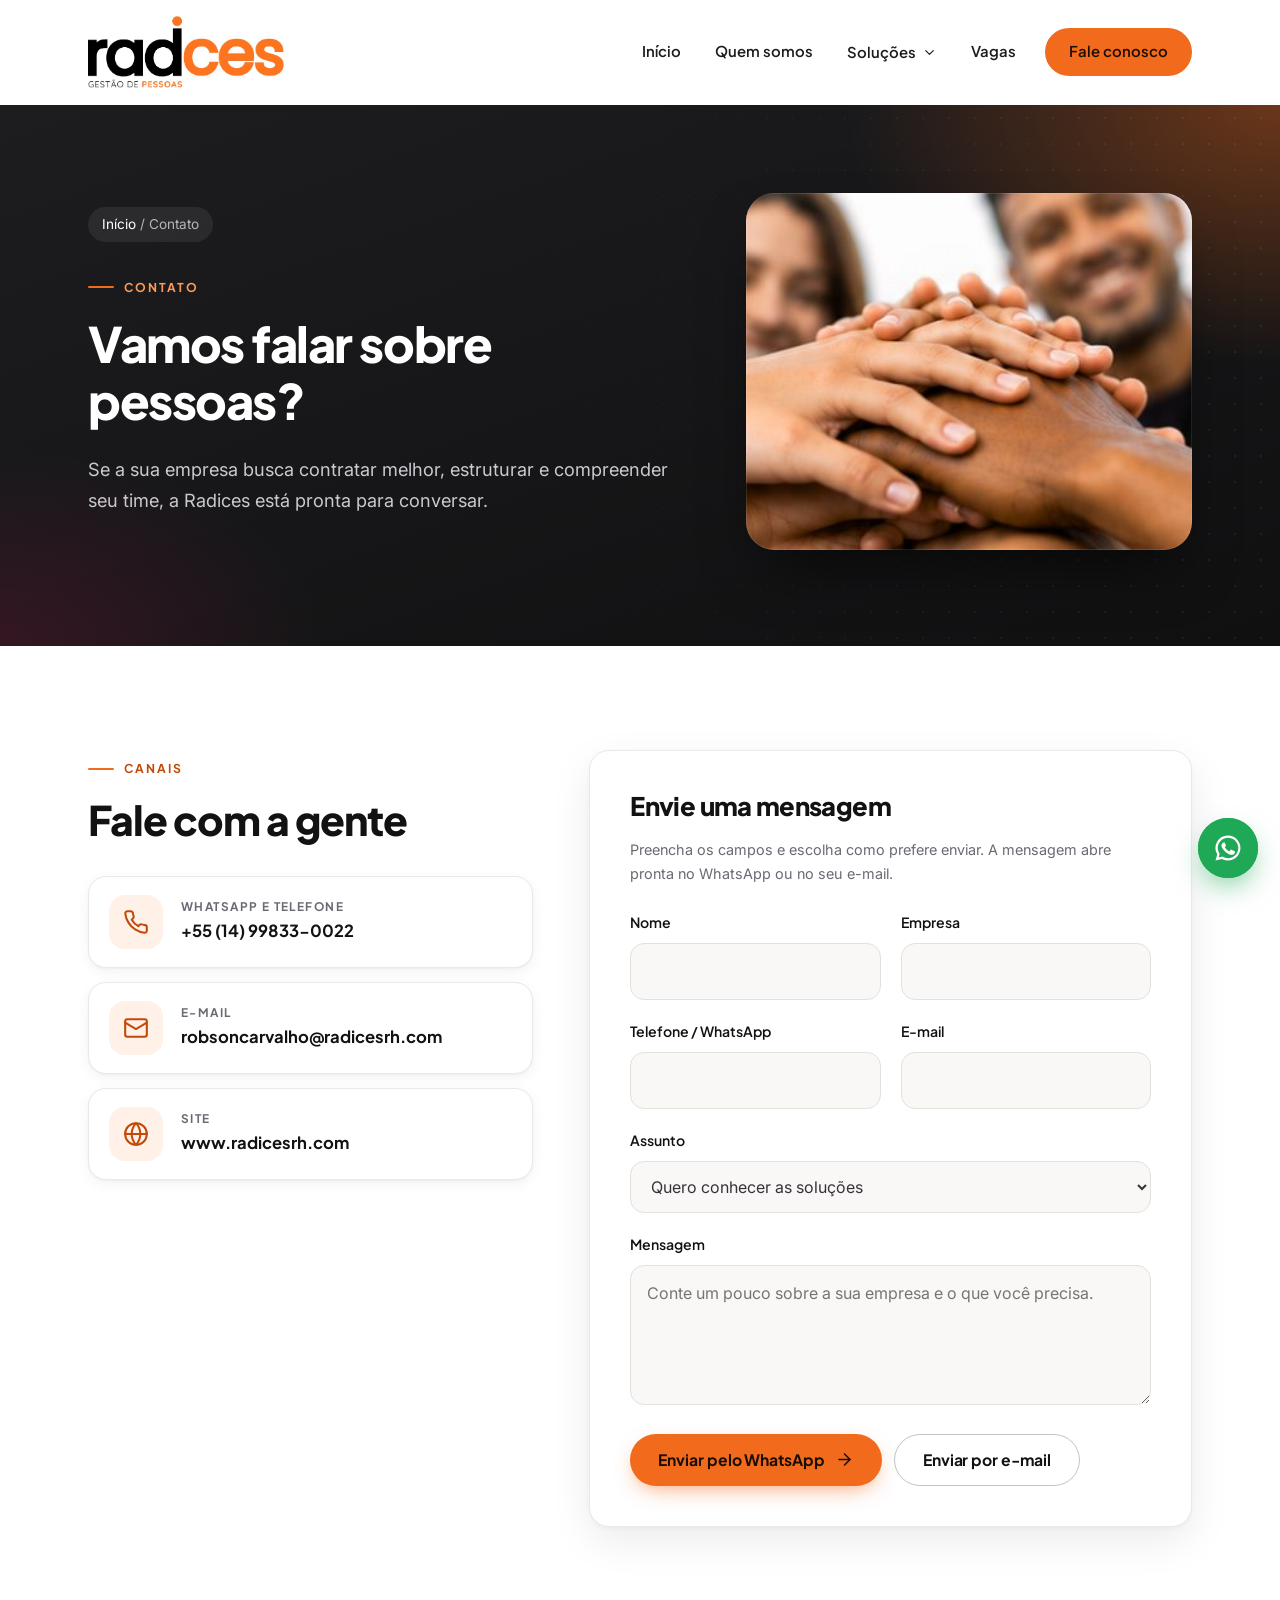
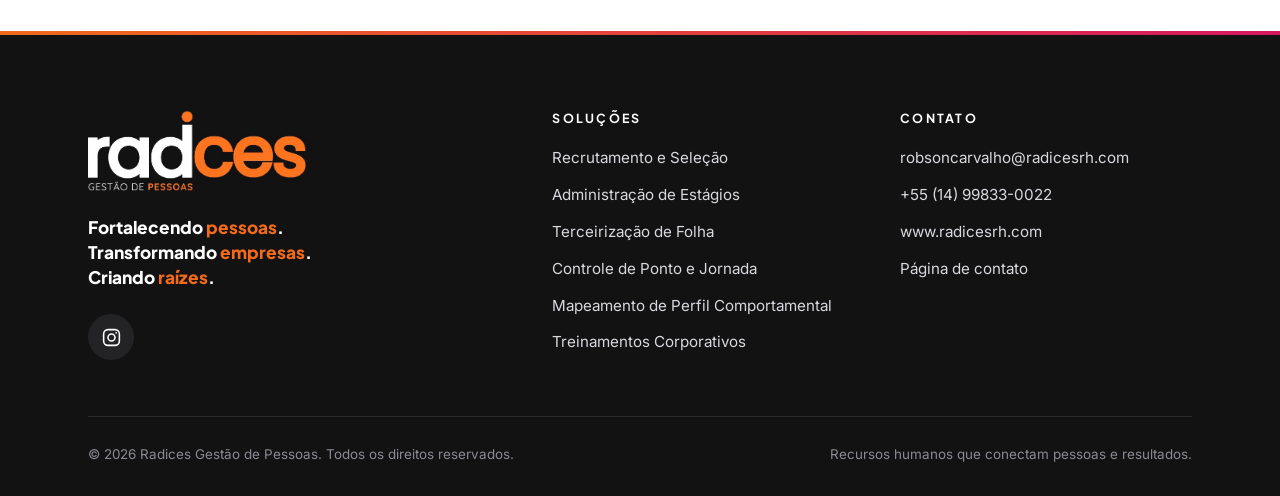
<file: contato.html>
<!doctype html>
<html lang="pt-BR">
<head>
<meta charset="utf-8">
<meta name="viewport" content="width=device-width, initial-scale=1">
<title>Contato | Radices Gestão de Pessoas</title>
<meta name="description" content="Fale com a Radices Gestão de Pessoas por WhatsApp, telefone ou e-mail.">
<meta property="og:title" content="Contato | Radices Gestão de Pessoas">
<meta property="og:description" content="Fale com a Radices Gestão de Pessoas por WhatsApp, telefone ou e-mail.">
<meta property="og:type" content="website">
<meta property="og:site_name" content="Radices Gestão de Pessoas">
<meta property="og:locale" content="pt_BR">
<meta property="og:url" content="https://www.radicesrh.com/contato.html">
<meta property="og:image" content="https://www.radicesrh.com/img/og-radices-logo.jpg">
<meta property="og:image:type" content="image/jpeg">
<meta property="og:image:width" content="1200">
<meta property="og:image:height" content="630">
<meta property="og:image:alt" content="Logo da Radices Gestão de Pessoas">
<meta name="twitter:card" content="summary_large_image">
<meta name="twitter:title" content="Contato | Radices Gestão de Pessoas">
<meta name="twitter:description" content="Fale com a Radices Gestão de Pessoas por WhatsApp, telefone ou e-mail.">
<meta name="twitter:image" content="https://www.radicesrh.com/img/og-radices-logo.jpg">
<link rel="canonical" href="https://www.radicesrh.com/contato.html">
<meta name="theme-color" content="#f26a1b">
<script>document.documentElement.className+=" js"</script>
<link rel="icon" href="img/favicon.png">
<link rel="apple-touch-icon" href="img/apple-touch-icon.png">
<link rel="preconnect" href="https://fonts.googleapis.com">
<link rel="preconnect" href="https://fonts.gstatic.com" crossorigin>
<link href="https://fonts.googleapis.com/css2?family=Inter:wght@400;500;600&family=Plus+Jakarta+Sans:wght@600;700;800&display=swap" rel="stylesheet">
<link rel="stylesheet" href="css/style.css">
</head>
<body>
<a class="skip" href="#conteudo">Pular para o conteúdo</a>
<header class="topo">
  <div class="container">
    <a class="logo" href="index.html" aria-label="Radices Gestão de Pessoas, página inicial"><img src="img/logo-radices.png" alt="Radices Gestão de Pessoas" width="131" height="48"></a>
    <button class="menu-btn" type="button" aria-expanded="false" aria-controls="nav" aria-label="Abrir menu"><svg viewBox="0 0 24 24" fill="none" stroke="currentColor" stroke-width="1.9" stroke-linecap="round" stroke-linejoin="round" aria-hidden="true"><path d="M4 6h16M4 12h16M4 18h16"/></svg></button>
    <nav class="nav" id="nav" aria-label="Principal">
      <ul class="menu">
        <li><a href="index.html">Início</a></li>
        <li><a href="index.html#quem-somos">Quem somos</a></li>
        <li class="tem-sub">
          <button class="sub-toggle" type="button" aria-expanded="false">Soluções <svg viewBox="0 0 24 24" fill="none" stroke="currentColor" stroke-width="1.9" stroke-linecap="round" stroke-linejoin="round" aria-hidden="true"><path d="m6 9 6 6 6-6"/></svg></button>
          <ul class="submenu"><li><a href="recrutamento-e-selecao.html">Recrutamento e Seleção</a></li><li><a href="administracao-de-estagios.html">Administração de Estágios</a></li><li><a href="terceirizacao-de-folha.html">Terceirização de Folha</a></li><li><a href="controle-de-ponto.html">Controle de Ponto e Jornada</a></li><li><a href="perfil-comportamental.html">Mapeamento de Perfil Comportamental</a></li><li><a href="treinamentos.html">Treinamentos Corporativos</a></li></ul>
        </li>
        <li><a class="link-vagas" href="vagas/">Vagas </a></li>
        <li><a class="cta-menu" href="contato.html" aria-current="page">Fale conosco</a></li>
      </ul>
    </nav>
  </div>
</header>
<main id="conteudo">
<section class="pagina-topo">
  <div class="container">
    <div>
      <p class="trilha"><a href="index.html">Início</a> / Contato</p>
      <span class="sobretitulo">Contato</span>
      <h1>Vamos falar sobre pessoas?</h1>
      <p class="lead">Se a sua empresa busca contratar melhor, estruturar e compreender seu time, a Radices está pronta para conversar.</p>
    </div>
    <div><img src="img/maos-unidas.jpg" alt="Equipe com as mãos unidas ao centro" loading="eager"></div>
  </div>
</section>

<section class="secao">
  <div class="container contato-grade">
    <div>
      <span class="sobretitulo">Canais</span>
      <h2>Fale com a gente</h2>
      <div class="traco"></div>
      <div class="lista-icones">
        <a class="canal" href="https://wa.me/5514998330022?text=Ol%C3%A1%21%20Vim%20pelo%20site%20da%20Radices%20e%20gostaria%20de%20conversar%20sobre%20os%20servi%C3%A7os." target="_blank" rel="noopener"><span class="icone"><svg viewBox="0 0 24 24" fill="none" stroke="currentColor" stroke-width="1.9" stroke-linecap="round" stroke-linejoin="round" aria-hidden="true"><path d="M22 16.9v3a2 2 0 0 1-2.2 2 19.8 19.8 0 0 1-8.6-3.1 19.5 19.5 0 0 1-6-6A19.8 19.8 0 0 1 2.1 4.2 2 2 0 0 1 4.1 2h3a2 2 0 0 1 2 1.7c.1 1 .4 1.9.7 2.8a2 2 0 0 1-.5 2.1L8.1 9.9a16 16 0 0 0 6 6l1.3-1.3a2 2 0 0 1 2.1-.4c.9.3 1.8.6 2.8.7a2 2 0 0 1 1.7 2z"/></svg></span><span><small>WhatsApp e telefone</small><strong>+55 (14) 99833-0022</strong></span></a>
        <a class="canal" href="mailto:robsoncarvalho@radicesrh.com"><span class="icone"><svg viewBox="0 0 24 24" fill="none" stroke="currentColor" stroke-width="1.9" stroke-linecap="round" stroke-linejoin="round" aria-hidden="true"><rect x="2" y="4" width="20" height="16" rx="2"/><path d="m22 7-10 6L2 7"/></svg></span><span><small>E-mail</small><strong>robsoncarvalho@radicesrh.com</strong></span></a>
        <a class="canal" href="https://www.radicesrh.com"><span class="icone"><svg viewBox="0 0 24 24" fill="none" stroke="currentColor" stroke-width="1.9" stroke-linecap="round" stroke-linejoin="round" aria-hidden="true"><circle cx="12" cy="12" r="10"/><path d="M2 12h20"/><path d="M12 2a15.3 15.3 0 0 1 4 10 15.3 15.3 0 0 1-4 10 15.3 15.3 0 0 1-4-10 15.3 15.3 0 0 1 4-10z"/></svg></span><span><small>Site</small><strong>www.radicesrh.com</strong></span></a>
      </div>
    </div>
    <div class="cartao">
      <h2 style="font-size:1.6rem">Envie uma mensagem</h2>
      <p class="nota">Preencha os campos e escolha como prefere enviar. A mensagem abre pronta no WhatsApp ou no seu e-mail.</p>
      <form class="form" id="form-contato" novalidate>
        <div class="linha2">
          <div><label for="nome">Nome</label><input id="nome" name="nome" autocomplete="name" required></div>
          <div><label for="empresa">Empresa</label><input id="empresa" name="empresa" autocomplete="organization"></div>
        </div>
        <div class="linha2">
          <div><label for="telefone">Telefone / WhatsApp</label><input id="telefone" name="telefone" type="tel" autocomplete="tel"></div>
          <div><label for="email">E-mail</label><input id="email" name="email" type="email" autocomplete="email"></div>
        </div>
        <div><label for="servico">Assunto</label>
          <select id="servico" name="servico"><option>Quero conhecer as soluções</option><option>Recrutamento e Seleção</option><option>Administração de Estágios</option><option>Terceirização de Folha</option><option>Controle de Ponto e Jornada</option><option>Mapeamento de Perfil Comportamental</option><option>Treinamentos Corporativos</option></select>
        </div>
        <div><label for="mensagem">Mensagem</label><textarea id="mensagem" name="mensagem" placeholder="Conte um pouco sobre a sua empresa e o que você precisa."></textarea></div>
        <p class="nota" id="form-erro" role="alert" hidden>Preencha pelo menos o seu nome.</p>
        <div class="acoes">
          <button class="btn btn-primario" type="submit" data-via="whatsapp">Enviar pelo WhatsApp <svg viewBox="0 0 24 24" fill="none" stroke="currentColor" stroke-width="1.9" stroke-linecap="round" stroke-linejoin="round" aria-hidden="true"><path d="M5 12h14"/><path d="m12 5 7 7-7 7"/></svg></button>
          <button class="btn btn-contorno" type="submit" data-via="email">Enviar por e-mail</button>
        </div>
      </form>
    </div>
  </div>
</section>
</main>
<footer class="rodape">
  <div class="container">
    <div class="cols">
      <div>
        <img src="img/logo-radices-branco.png" alt="Radices Gestão de Pessoas" width="141" height="52">
        <p class="slogan">Fortalecendo <span>pessoas</span>.<br>Transformando <span>empresas</span>.<br>Criando <span>raízes</span>.</p>
        <div class="redes" aria-label="Redes sociais">
          <a class="rede" href="https://www.instagram.com/radices.rh/" target="_blank" rel="noopener" aria-label="Instagram da Radices"><svg viewBox="0 0 24 24" fill="none" stroke="currentColor" stroke-width="1.8" stroke-linecap="round" stroke-linejoin="round" aria-hidden="true"><rect x="3" y="3" width="18" height="18" rx="5"/><circle cx="12" cy="12" r="4"/><circle cx="17.3" cy="6.7" r="1" fill="currentColor" stroke="none"/></svg></a>
        </div>
      </div>
      <div>
        <h4>Soluções</h4>
        <ul><li><a href="recrutamento-e-selecao.html">Recrutamento e Seleção</a></li><li><a href="administracao-de-estagios.html">Administração de Estágios</a></li><li><a href="terceirizacao-de-folha.html">Terceirização de Folha</a></li><li><a href="controle-de-ponto.html">Controle de Ponto e Jornada</a></li><li><a href="perfil-comportamental.html">Mapeamento de Perfil Comportamental</a></li><li><a href="treinamentos.html">Treinamentos Corporativos</a></li></ul>
      </div>
      <div>
        <h4>Contato</h4>
        <ul>
          <li><a href="mailto:robsoncarvalho@radicesrh.com">robsoncarvalho@radicesrh.com</a></li>
          <li><a href="https://wa.me/5514998330022?text=Ol%C3%A1%21%20Vim%20pelo%20site%20da%20Radices%20e%20gostaria%20de%20conversar%20sobre%20os%20servi%C3%A7os." target="_blank" rel="noopener">+55 (14) 99833-0022</a></li>
          <li><a href="https://www.radicesrh.com">www.radicesrh.com</a></li>
          <li><a href="contato.html">Página de contato</a></li>
        </ul>
      </div>
    </div>
    <div class="base">
      <span>© <span data-ano>2026</span> Radices Gestão de Pessoas. Todos os direitos reservados.</span>
      <span>Recursos humanos que conectam pessoas e resultados.</span>
    </div>
  </div>
</footer>
<a class="whats" href="https://wa.me/5514998330022?text=Ol%C3%A1%21%20Vim%20pelo%20site%20da%20Radices%20e%20gostaria%20de%20conversar%20sobre%20os%20servi%C3%A7os." target="_blank" rel="noopener" aria-label="Conversar pelo WhatsApp"><svg viewBox="0 0 24 24" fill="currentColor" aria-hidden="true"><path d="M12 2a10 10 0 0 0-8.6 15.1L2 22l5-1.3A10 10 0 1 0 12 2zm0 18.2a8.2 8.2 0 0 1-4.2-1.2l-.3-.2-3 .8.8-2.9-.2-.3A8.2 8.2 0 1 1 12 20.2zm4.5-6.1c-.2-.1-1.5-.7-1.7-.8s-.4-.1-.6.1-.7.8-.8 1-.3.2-.5.1a6.7 6.7 0 0 1-3.3-2.9c-.3-.4.2-.4.7-1.4.1-.2 0-.3 0-.4l-.8-1.8c-.2-.5-.4-.4-.6-.4h-.5a1 1 0 0 0-.7.3 3 3 0 0 0-.9 2.2 5.2 5.2 0 0 0 1.1 2.7 11.9 11.9 0 0 0 4.5 4c1.7.7 2.4.8 3.2.6a2.8 2.8 0 0 0 1.8-1.3 2.3 2.3 0 0 0 .2-1.3c-.1-.1-.3-.2-.5-.3z"/></svg></a>
<script src="js/main.js"></script>
</body>
</html>
</file>
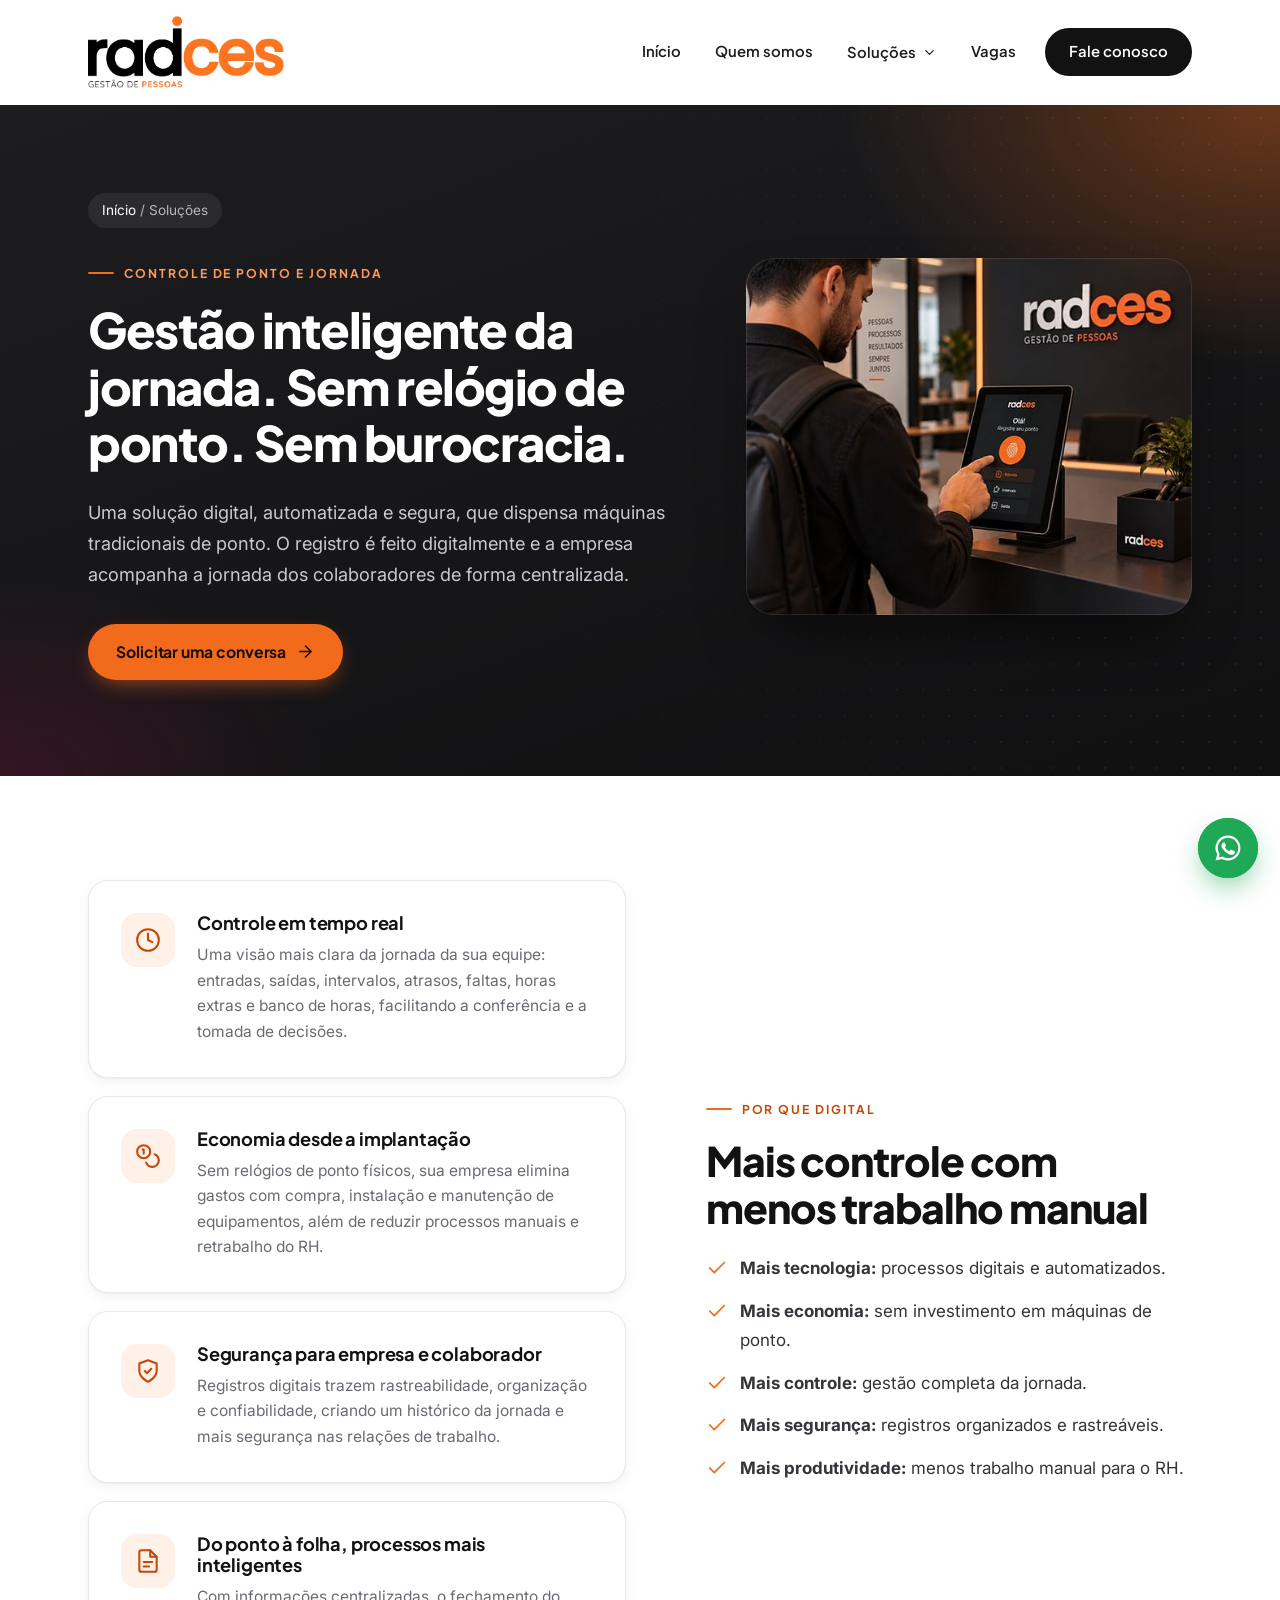
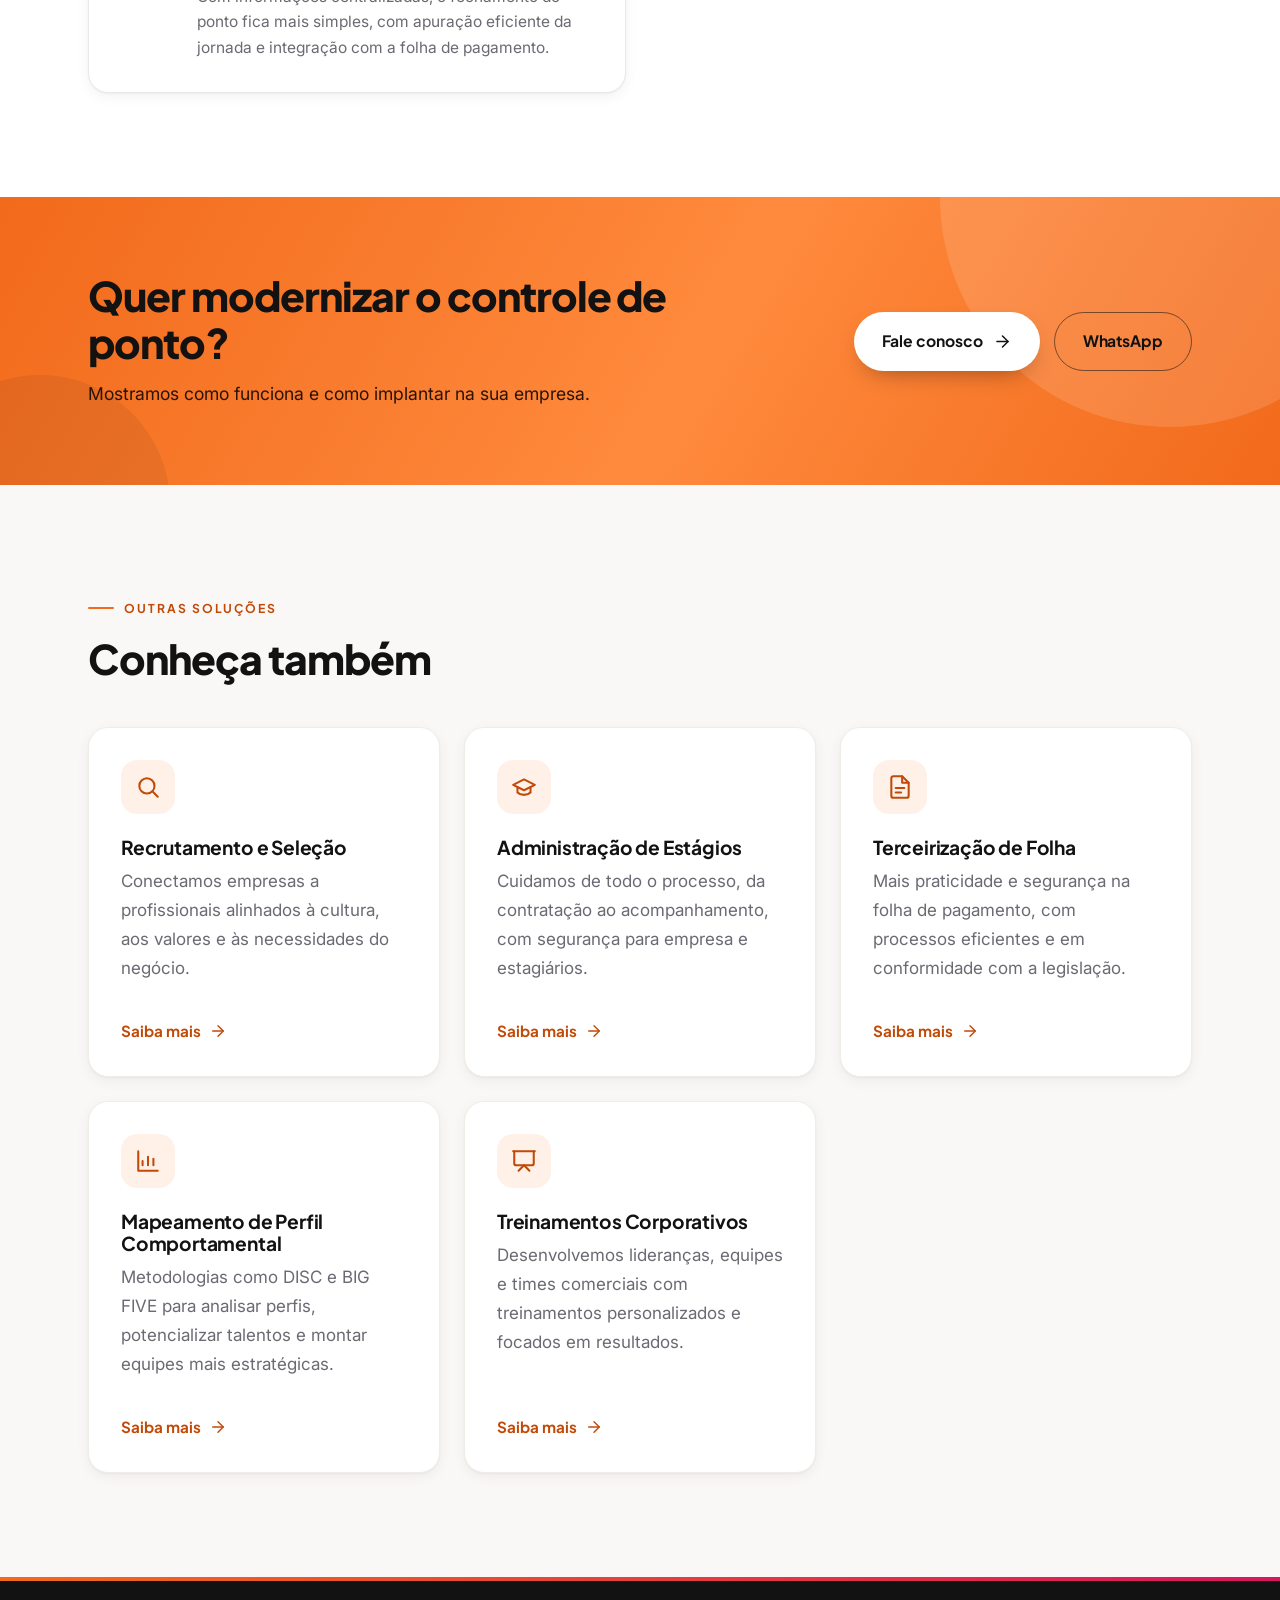
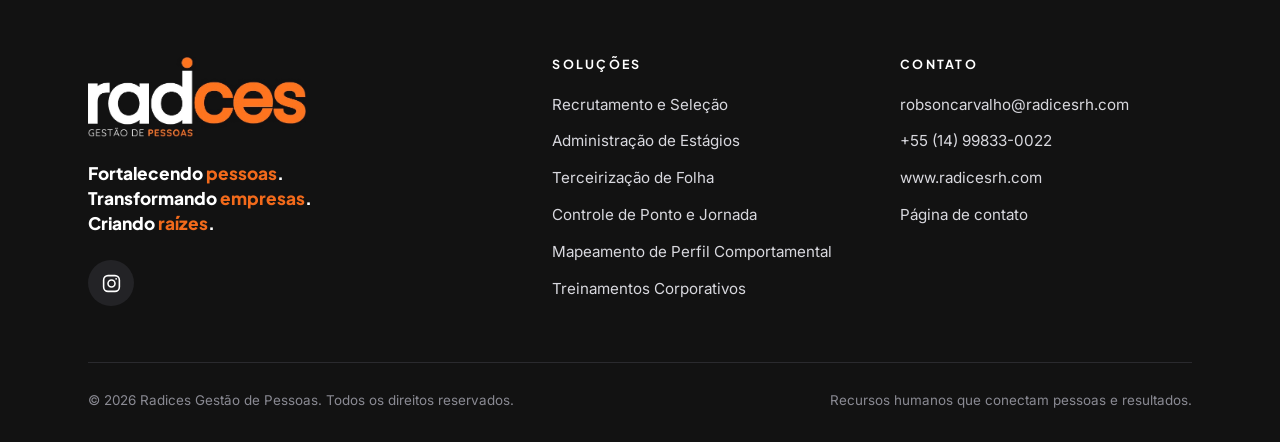
<file: controle-de-ponto.html>
<!doctype html>
<html lang="pt-BR">
<head>
<meta charset="utf-8">
<meta name="viewport" content="width=device-width, initial-scale=1">
<title>Controle de Ponto e Jornada | Radices Gestão de Pessoas</title>
<meta name="description" content="Gestão inteligente da jornada: controle de ponto digital, automatizado e seguro, sem relógio de ponto e sem burocracia.">
<meta property="og:title" content="Controle de Ponto e Jornada | Radices Gestão de Pessoas">
<meta property="og:description" content="Gestão inteligente da jornada: controle de ponto digital, automatizado e seguro, sem relógio de ponto e sem burocracia.">
<meta property="og:type" content="website">
<meta property="og:site_name" content="Radices Gestão de Pessoas">
<meta property="og:locale" content="pt_BR">
<meta property="og:url" content="https://www.radicesrh.com/controle-de-ponto.html">
<meta property="og:image" content="https://www.radicesrh.com/img/og-radices-logo.jpg">
<meta property="og:image:type" content="image/jpeg">
<meta property="og:image:width" content="1200">
<meta property="og:image:height" content="630">
<meta property="og:image:alt" content="Logo da Radices Gestão de Pessoas">
<meta name="twitter:card" content="summary_large_image">
<meta name="twitter:title" content="Controle de Ponto e Jornada | Radices Gestão de Pessoas">
<meta name="twitter:description" content="Gestão inteligente da jornada: controle de ponto digital, automatizado e seguro, sem relógio de ponto e sem burocracia.">
<meta name="twitter:image" content="https://www.radicesrh.com/img/og-radices-logo.jpg">
<link rel="canonical" href="https://www.radicesrh.com/controle-de-ponto.html">
<meta name="theme-color" content="#f26a1b">
<script>document.documentElement.className+=" js"</script>
<link rel="icon" href="img/favicon.png">
<link rel="apple-touch-icon" href="img/apple-touch-icon.png">
<link rel="preconnect" href="https://fonts.googleapis.com">
<link rel="preconnect" href="https://fonts.gstatic.com" crossorigin>
<link href="https://fonts.googleapis.com/css2?family=Inter:wght@400;500;600&family=Plus+Jakarta+Sans:wght@600;700;800&display=swap" rel="stylesheet">
<link rel="stylesheet" href="css/style.css">
</head>
<body>
<a class="skip" href="#conteudo">Pular para o conteúdo</a>
<header class="topo">
  <div class="container">
    <a class="logo" href="index.html" aria-label="Radices Gestão de Pessoas, página inicial"><img src="img/logo-radices.png" alt="Radices Gestão de Pessoas" width="131" height="48"></a>
    <button class="menu-btn" type="button" aria-expanded="false" aria-controls="nav" aria-label="Abrir menu"><svg viewBox="0 0 24 24" fill="none" stroke="currentColor" stroke-width="1.9" stroke-linecap="round" stroke-linejoin="round" aria-hidden="true"><path d="M4 6h16M4 12h16M4 18h16"/></svg></button>
    <nav class="nav" id="nav" aria-label="Principal">
      <ul class="menu">
        <li><a href="index.html">Início</a></li>
        <li><a href="index.html#quem-somos">Quem somos</a></li>
        <li class="tem-sub">
          <button class="sub-toggle" type="button" aria-expanded="false">Soluções <svg viewBox="0 0 24 24" fill="none" stroke="currentColor" stroke-width="1.9" stroke-linecap="round" stroke-linejoin="round" aria-hidden="true"><path d="m6 9 6 6 6-6"/></svg></button>
          <ul class="submenu"><li><a href="recrutamento-e-selecao.html">Recrutamento e Seleção</a></li><li><a href="administracao-de-estagios.html">Administração de Estágios</a></li><li><a href="terceirizacao-de-folha.html">Terceirização de Folha</a></li><li><a href="controle-de-ponto.html" aria-current="page">Controle de Ponto e Jornada</a></li><li><a href="perfil-comportamental.html">Mapeamento de Perfil Comportamental</a></li><li><a href="treinamentos.html">Treinamentos Corporativos</a></li></ul>
        </li>
        <li><a class="link-vagas" href="vagas/">Vagas </a></li>
        <li><a class="cta-menu" href="contato.html">Fale conosco</a></li>
      </ul>
    </nav>
  </div>
</header>
<main id="conteudo">
<section class="pagina-topo">
  <div class="container">
    <div>
      <p class="trilha"><a href="index.html">Início</a> / Soluções</p>
      <span class="sobretitulo">Controle de ponto e jornada</span>
      <h1>Gestão inteligente da jornada. Sem relógio de ponto. Sem burocracia.</h1>
      <p class="lead">Uma solução digital, automatizada e segura, que dispensa máquinas tradicionais de ponto. O registro é feito digitalmente e a empresa acompanha a jornada dos colaboradores de forma centralizada.</p>
      <div class="botoes">
        <a class="btn btn-primario" href="contato.html">Solicitar uma conversa <svg viewBox="0 0 24 24" fill="none" stroke="currentColor" stroke-width="1.9" stroke-linecap="round" stroke-linejoin="round" aria-hidden="true"><path d="M5 12h14"/><path d="m12 5 7 7-7 7"/></svg></a>
      </div>
    </div>
    <div><img src="img/ponto-digital.jpg" alt="Colaborador registrando o ponto em um tablet na recepção" loading="eager"></div>
  </div>
</section>
<section class="secao">
  <div class="container duas-col">
    <div class="lista-icones"><div class="cartao item-icone"><span class="icone"><svg viewBox="0 0 24 24" fill="none" stroke="currentColor" stroke-width="1.9" stroke-linecap="round" stroke-linejoin="round" aria-hidden="true"><circle cx="12" cy="12" r="10"/><path d="M12 6v6l4 2"/></svg></span><div><h3>Controle em tempo real</h3><p>Uma visão mais clara da jornada da sua equipe: entradas, saídas, intervalos, atrasos, faltas, horas extras e banco de horas, facilitando a conferência e a tomada de decisões.</p></div></div><div class="cartao item-icone"><span class="icone"><svg viewBox="0 0 24 24" fill="none" stroke="currentColor" stroke-width="1.9" stroke-linecap="round" stroke-linejoin="round" aria-hidden="true"><circle cx="8" cy="8" r="6"/><path d="M18.1 10.4A6 6 0 1 1 10.3 18"/><path d="M7 6h1v4"/></svg></span><div><h3>Economia desde a implantação</h3><p>Sem relógios de ponto físicos, sua empresa elimina gastos com compra, instalação e manutenção de equipamentos, além de reduzir processos manuais e retrabalho do RH.</p></div></div><div class="cartao item-icone"><span class="icone"><svg viewBox="0 0 24 24" fill="none" stroke="currentColor" stroke-width="1.9" stroke-linecap="round" stroke-linejoin="round" aria-hidden="true"><path d="M12 22s8-4 8-10V5l-8-3-8 3v7c0 6 8 10 8 10z"/><path d="m9 12 2 2 4-4"/></svg></span><div><h3>Segurança para empresa e colaborador</h3><p>Registros digitais trazem rastreabilidade, organização e confiabilidade, criando um histórico da jornada e mais segurança nas relações de trabalho.</p></div></div><div class="cartao item-icone"><span class="icone"><svg viewBox="0 0 24 24" fill="none" stroke="currentColor" stroke-width="1.9" stroke-linecap="round" stroke-linejoin="round" aria-hidden="true"><path d="M14 2H6a2 2 0 0 0-2 2v16a2 2 0 0 0 2 2h12a2 2 0 0 0 2-2V8z"/><path d="M14 2v6h6"/><path d="M8 13h8M8 17h5"/></svg></span><div><h3>Do ponto à folha, processos mais inteligentes</h3><p>Com informações centralizadas, o fechamento do ponto fica mais simples, com apuração eficiente da jornada e integração com a folha de pagamento.</p></div></div></div>
    <div>
      <span class="sobretitulo">Por que digital</span>
      <h2>Mais controle com menos trabalho manual</h2>
      <div class="traco"></div>
      <ul class="checks">
        <li><svg viewBox="0 0 24 24" fill="none" stroke="currentColor" stroke-width="1.9" stroke-linecap="round" stroke-linejoin="round" aria-hidden="true"><path d="M20 6 9 17l-5-5"/></svg><span><strong>Mais tecnologia:</strong> processos digitais e automatizados.</span></li>
        <li><svg viewBox="0 0 24 24" fill="none" stroke="currentColor" stroke-width="1.9" stroke-linecap="round" stroke-linejoin="round" aria-hidden="true"><path d="M20 6 9 17l-5-5"/></svg><span><strong>Mais economia:</strong> sem investimento em máquinas de ponto.</span></li>
        <li><svg viewBox="0 0 24 24" fill="none" stroke="currentColor" stroke-width="1.9" stroke-linecap="round" stroke-linejoin="round" aria-hidden="true"><path d="M20 6 9 17l-5-5"/></svg><span><strong>Mais controle:</strong> gestão completa da jornada.</span></li>
        <li><svg viewBox="0 0 24 24" fill="none" stroke="currentColor" stroke-width="1.9" stroke-linecap="round" stroke-linejoin="round" aria-hidden="true"><path d="M20 6 9 17l-5-5"/></svg><span><strong>Mais segurança:</strong> registros organizados e rastreáveis.</span></li>
        <li><svg viewBox="0 0 24 24" fill="none" stroke="currentColor" stroke-width="1.9" stroke-linecap="round" stroke-linejoin="round" aria-hidden="true"><path d="M20 6 9 17l-5-5"/></svg><span><strong>Mais produtividade:</strong> menos trabalho manual para o RH.</span></li>
      </ul>
    </div>
  </div>
</section>
<section class="faixa">
  <div class="container">
    <div>
      <h2>Quer modernizar o controle de ponto?</h2>
      <p>Mostramos como funciona e como implantar na sua empresa.</p>
    </div>
    <div class="botoes" style="margin-top:0">
      <a class="btn btn-claro" href="contato.html">Fale conosco <svg viewBox="0 0 24 24" fill="none" stroke="currentColor" stroke-width="1.9" stroke-linecap="round" stroke-linejoin="round" aria-hidden="true"><path d="M5 12h14"/><path d="m12 5 7 7-7 7"/></svg></a>
      <a class="btn btn-contorno" href="https://wa.me/5514998330022?text=Ol%C3%A1%21%20Vim%20pelo%20site%20da%20Radices%20e%20gostaria%20de%20falar%20sobre%20controle%20de%20ponto%20e%20jornada." target="_blank" rel="noopener">WhatsApp</a>
    </div>
  </div>
</section><section class="secao suave">
  <div class="container">
    <span class="sobretitulo">Outras soluções</span>
    <h2>Conheça também</h2>
    <div class="traco"></div>
    <div class="grade g3"><a class="cartao servico-card" href="recrutamento-e-selecao.html"><span class="icone claro"><svg viewBox="0 0 24 24" fill="none" stroke="currentColor" stroke-width="1.9" stroke-linecap="round" stroke-linejoin="round" aria-hidden="true"><circle cx="11" cy="11" r="7"/><path d="m21 21-4.3-4.3"/></svg></span><h3>Recrutamento e Seleção</h3><p>Conectamos empresas a profissionais alinhados à cultura, aos valores e às necessidades do negócio.</p><span class="saiba">Saiba mais <svg viewBox="0 0 24 24" fill="none" stroke="currentColor" stroke-width="1.9" stroke-linecap="round" stroke-linejoin="round" aria-hidden="true"><path d="M5 12h14"/><path d="m12 5 7 7-7 7"/></svg></span></a><a class="cartao servico-card" href="administracao-de-estagios.html"><span class="icone claro"><svg viewBox="0 0 24 24" fill="none" stroke="currentColor" stroke-width="1.9" stroke-linecap="round" stroke-linejoin="round" aria-hidden="true"><path d="M22 10 12 5 2 10l10 5 10-5z"/><path d="M6 12v5c3 3 9 3 12 0v-5"/></svg></span><h3>Administração de Estágios</h3><p>Cuidamos de todo o processo, da contratação ao acompanhamento, com segurança para empresa e estagiários.</p><span class="saiba">Saiba mais <svg viewBox="0 0 24 24" fill="none" stroke="currentColor" stroke-width="1.9" stroke-linecap="round" stroke-linejoin="round" aria-hidden="true"><path d="M5 12h14"/><path d="m12 5 7 7-7 7"/></svg></span></a><a class="cartao servico-card" href="terceirizacao-de-folha.html"><span class="icone claro"><svg viewBox="0 0 24 24" fill="none" stroke="currentColor" stroke-width="1.9" stroke-linecap="round" stroke-linejoin="round" aria-hidden="true"><path d="M14 2H6a2 2 0 0 0-2 2v16a2 2 0 0 0 2 2h12a2 2 0 0 0 2-2V8z"/><path d="M14 2v6h6"/><path d="M8 13h8M8 17h5"/></svg></span><h3>Terceirização de Folha</h3><p>Mais praticidade e segurança na folha de pagamento, com processos eficientes e em conformidade com a legislação.</p><span class="saiba">Saiba mais <svg viewBox="0 0 24 24" fill="none" stroke="currentColor" stroke-width="1.9" stroke-linecap="round" stroke-linejoin="round" aria-hidden="true"><path d="M5 12h14"/><path d="m12 5 7 7-7 7"/></svg></span></a><a class="cartao servico-card" href="perfil-comportamental.html"><span class="icone claro"><svg viewBox="0 0 24 24" fill="none" stroke="currentColor" stroke-width="1.9" stroke-linecap="round" stroke-linejoin="round" aria-hidden="true"><path d="M3 3v18h18"/><path d="M7 16v-4M12 16V8M17 16v-6"/></svg></span><h3>Mapeamento de Perfil Comportamental</h3><p>Metodologias como DISC e BIG FIVE para analisar perfis, potencializar talentos e montar equipes mais estratégicas.</p><span class="saiba">Saiba mais <svg viewBox="0 0 24 24" fill="none" stroke="currentColor" stroke-width="1.9" stroke-linecap="round" stroke-linejoin="round" aria-hidden="true"><path d="M5 12h14"/><path d="m12 5 7 7-7 7"/></svg></span></a><a class="cartao servico-card" href="treinamentos.html"><span class="icone claro"><svg viewBox="0 0 24 24" fill="none" stroke="currentColor" stroke-width="1.9" stroke-linecap="round" stroke-linejoin="round" aria-hidden="true"><path d="M2 3h20"/><path d="M21 3v11a2 2 0 0 1-2 2H5a2 2 0 0 1-2-2V3"/><path d="m7 21 5-5 5 5"/></svg></span><h3>Treinamentos Corporativos</h3><p>Desenvolvemos lideranças, equipes e times comerciais com treinamentos personalizados e focados em resultados.</p><span class="saiba">Saiba mais <svg viewBox="0 0 24 24" fill="none" stroke="currentColor" stroke-width="1.9" stroke-linecap="round" stroke-linejoin="round" aria-hidden="true"><path d="M5 12h14"/><path d="m12 5 7 7-7 7"/></svg></span></a></div>
  </div>
</section>
</main>
<footer class="rodape">
  <div class="container">
    <div class="cols">
      <div>
        <img src="img/logo-radices-branco.png" alt="Radices Gestão de Pessoas" width="141" height="52">
        <p class="slogan">Fortalecendo <span>pessoas</span>.<br>Transformando <span>empresas</span>.<br>Criando <span>raízes</span>.</p>
        <div class="redes" aria-label="Redes sociais">
          <a class="rede" href="https://www.instagram.com/radices.rh/" target="_blank" rel="noopener" aria-label="Instagram da Radices"><svg viewBox="0 0 24 24" fill="none" stroke="currentColor" stroke-width="1.8" stroke-linecap="round" stroke-linejoin="round" aria-hidden="true"><rect x="3" y="3" width="18" height="18" rx="5"/><circle cx="12" cy="12" r="4"/><circle cx="17.3" cy="6.7" r="1" fill="currentColor" stroke="none"/></svg></a>
        </div>
      </div>
      <div>
        <h4>Soluções</h4>
        <ul><li><a href="recrutamento-e-selecao.html">Recrutamento e Seleção</a></li><li><a href="administracao-de-estagios.html">Administração de Estágios</a></li><li><a href="terceirizacao-de-folha.html">Terceirização de Folha</a></li><li><a href="controle-de-ponto.html">Controle de Ponto e Jornada</a></li><li><a href="perfil-comportamental.html">Mapeamento de Perfil Comportamental</a></li><li><a href="treinamentos.html">Treinamentos Corporativos</a></li></ul>
      </div>
      <div>
        <h4>Contato</h4>
        <ul>
          <li><a href="mailto:robsoncarvalho@radicesrh.com">robsoncarvalho@radicesrh.com</a></li>
          <li><a href="https://wa.me/5514998330022?text=Ol%C3%A1%21%20Vim%20pelo%20site%20da%20Radices%20e%20gostaria%20de%20conversar%20sobre%20os%20servi%C3%A7os." target="_blank" rel="noopener">+55 (14) 99833-0022</a></li>
          <li><a href="https://www.radicesrh.com">www.radicesrh.com</a></li>
          <li><a href="contato.html">Página de contato</a></li>
        </ul>
      </div>
    </div>
    <div class="base">
      <span>© <span data-ano>2026</span> Radices Gestão de Pessoas. Todos os direitos reservados.</span>
      <span>Recursos humanos que conectam pessoas e resultados.</span>
    </div>
  </div>
</footer>
<a class="whats" href="https://wa.me/5514998330022?text=Ol%C3%A1%21%20Vim%20pelo%20site%20da%20Radices%20e%20gostaria%20de%20conversar%20sobre%20os%20servi%C3%A7os." target="_blank" rel="noopener" aria-label="Conversar pelo WhatsApp"><svg viewBox="0 0 24 24" fill="currentColor" aria-hidden="true"><path d="M12 2a10 10 0 0 0-8.6 15.1L2 22l5-1.3A10 10 0 1 0 12 2zm0 18.2a8.2 8.2 0 0 1-4.2-1.2l-.3-.2-3 .8.8-2.9-.2-.3A8.2 8.2 0 1 1 12 20.2zm4.5-6.1c-.2-.1-1.5-.7-1.7-.8s-.4-.1-.6.1-.7.8-.8 1-.3.2-.5.1a6.7 6.7 0 0 1-3.3-2.9c-.3-.4.2-.4.7-1.4.1-.2 0-.3 0-.4l-.8-1.8c-.2-.5-.4-.4-.6-.4h-.5a1 1 0 0 0-.7.3 3 3 0 0 0-.9 2.2 5.2 5.2 0 0 0 1.1 2.7 11.9 11.9 0 0 0 4.5 4c1.7.7 2.4.8 3.2.6a2.8 2.8 0 0 0 1.8-1.3 2.3 2.3 0 0 0 .2-1.3c-.1-.1-.3-.2-.5-.3z"/></svg></a>
<script src="js/main.js"></script>
</body>
</html>
</file>
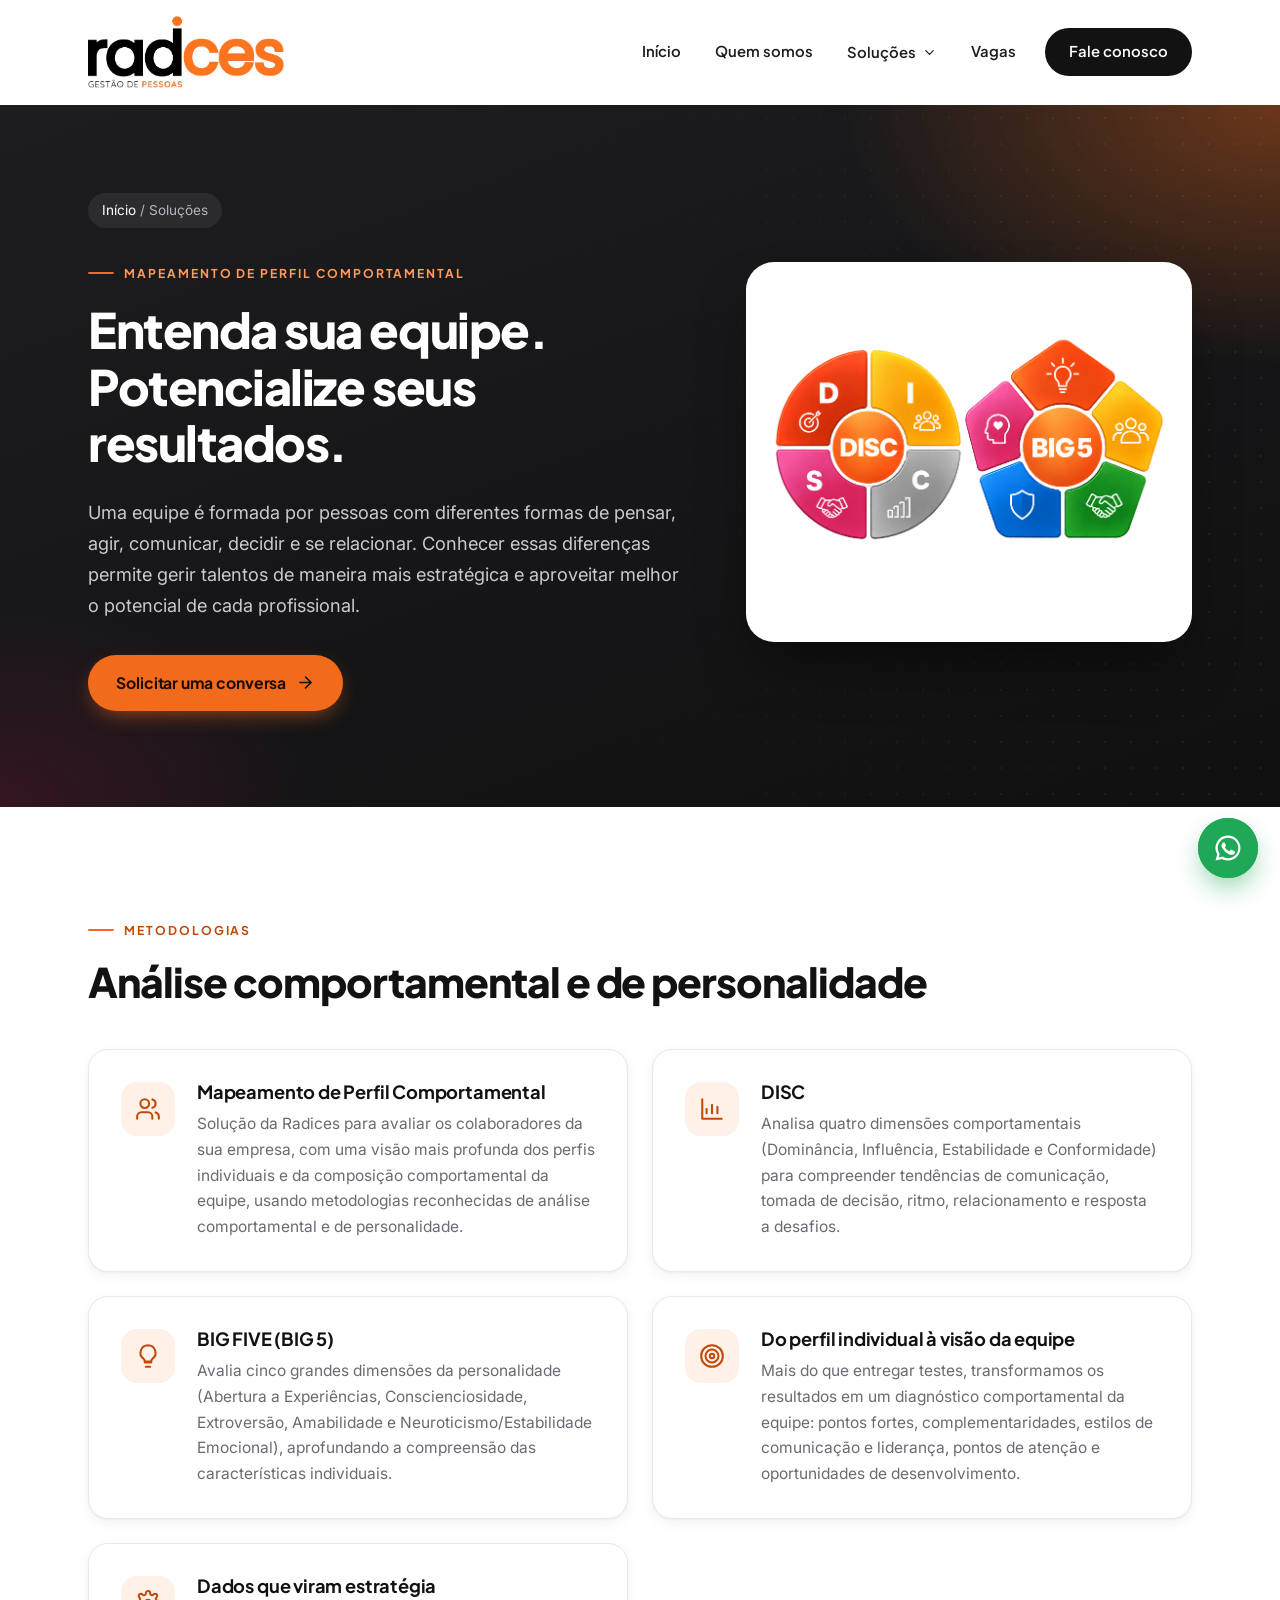
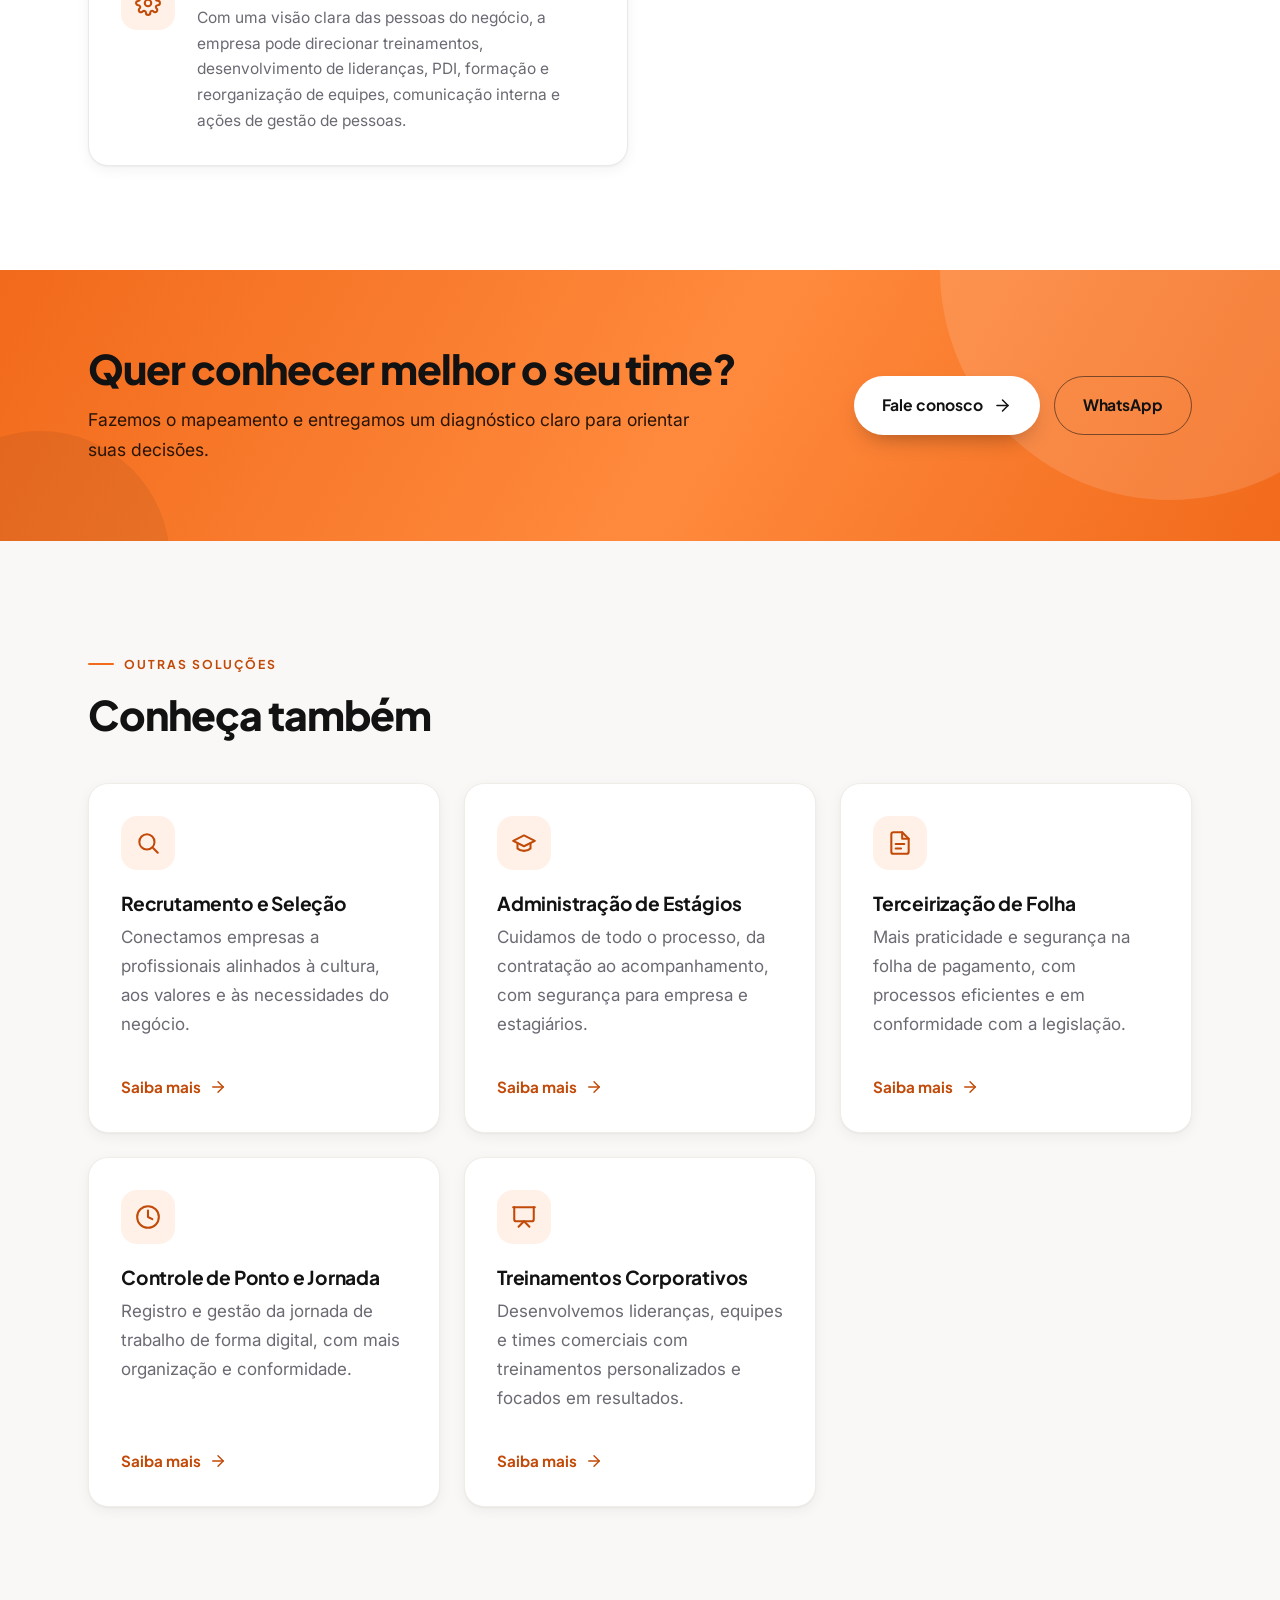
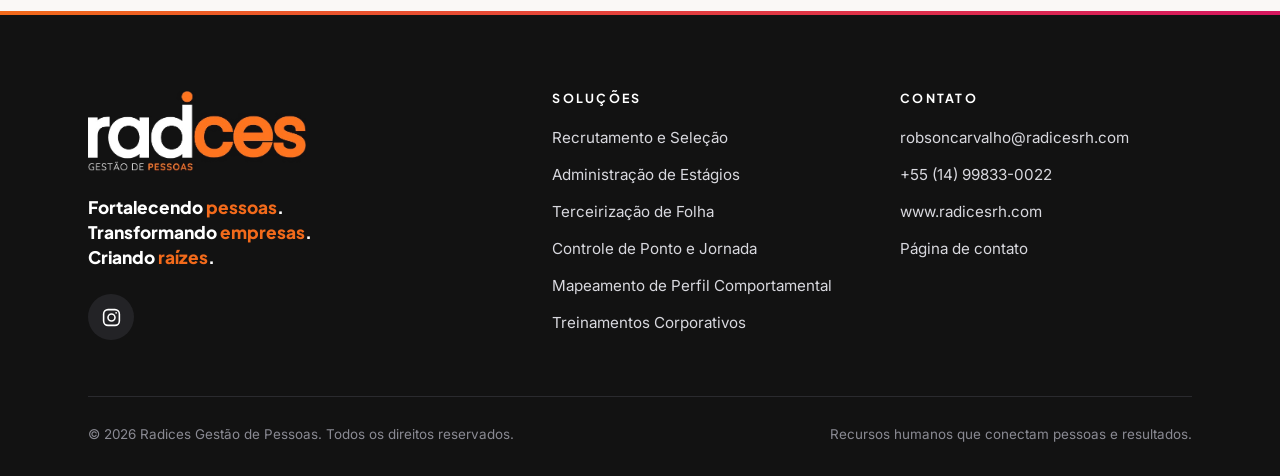
<file: perfil-comportamental.html>
<!doctype html>
<html lang="pt-BR">
<head>
<meta charset="utf-8">
<meta name="viewport" content="width=device-width, initial-scale=1">
<title>Mapeamento de Perfil Comportamental | Radices Gestão de Pessoas</title>
<meta name="description" content="Mapeamento de perfil comportamental com DISC e BIG FIVE: entenda sua equipe e potencialize seus resultados.">
<meta property="og:title" content="Mapeamento de Perfil Comportamental | Radices Gestão de Pessoas">
<meta property="og:description" content="Mapeamento de perfil comportamental com DISC e BIG FIVE: entenda sua equipe e potencialize seus resultados.">
<meta property="og:type" content="website">
<meta property="og:site_name" content="Radices Gestão de Pessoas">
<meta property="og:locale" content="pt_BR">
<meta property="og:url" content="https://www.radicesrh.com/perfil-comportamental.html">
<meta property="og:image" content="https://www.radicesrh.com/img/og-radices-logo.jpg">
<meta property="og:image:type" content="image/jpeg">
<meta property="og:image:width" content="1200">
<meta property="og:image:height" content="630">
<meta property="og:image:alt" content="Logo da Radices Gestão de Pessoas">
<meta name="twitter:card" content="summary_large_image">
<meta name="twitter:title" content="Mapeamento de Perfil Comportamental | Radices Gestão de Pessoas">
<meta name="twitter:description" content="Mapeamento de perfil comportamental com DISC e BIG FIVE: entenda sua equipe e potencialize seus resultados.">
<meta name="twitter:image" content="https://www.radicesrh.com/img/og-radices-logo.jpg">
<link rel="canonical" href="https://www.radicesrh.com/perfil-comportamental.html">
<meta name="theme-color" content="#f26a1b">
<script>document.documentElement.className+=" js"</script>
<link rel="icon" href="img/favicon.png">
<link rel="apple-touch-icon" href="img/apple-touch-icon.png">
<link rel="preconnect" href="https://fonts.googleapis.com">
<link rel="preconnect" href="https://fonts.gstatic.com" crossorigin>
<link href="https://fonts.googleapis.com/css2?family=Inter:wght@400;500;600&family=Plus+Jakarta+Sans:wght@600;700;800&display=swap" rel="stylesheet">
<link rel="stylesheet" href="css/style.css">
</head>
<body>
<a class="skip" href="#conteudo">Pular para o conteúdo</a>
<header class="topo">
  <div class="container">
    <a class="logo" href="index.html" aria-label="Radices Gestão de Pessoas, página inicial"><img src="img/logo-radices.png" alt="Radices Gestão de Pessoas" width="131" height="48"></a>
    <button class="menu-btn" type="button" aria-expanded="false" aria-controls="nav" aria-label="Abrir menu"><svg viewBox="0 0 24 24" fill="none" stroke="currentColor" stroke-width="1.9" stroke-linecap="round" stroke-linejoin="round" aria-hidden="true"><path d="M4 6h16M4 12h16M4 18h16"/></svg></button>
    <nav class="nav" id="nav" aria-label="Principal">
      <ul class="menu">
        <li><a href="index.html">Início</a></li>
        <li><a href="index.html#quem-somos">Quem somos</a></li>
        <li class="tem-sub">
          <button class="sub-toggle" type="button" aria-expanded="false">Soluções <svg viewBox="0 0 24 24" fill="none" stroke="currentColor" stroke-width="1.9" stroke-linecap="round" stroke-linejoin="round" aria-hidden="true"><path d="m6 9 6 6 6-6"/></svg></button>
          <ul class="submenu"><li><a href="recrutamento-e-selecao.html">Recrutamento e Seleção</a></li><li><a href="administracao-de-estagios.html">Administração de Estágios</a></li><li><a href="terceirizacao-de-folha.html">Terceirização de Folha</a></li><li><a href="controle-de-ponto.html">Controle de Ponto e Jornada</a></li><li><a href="perfil-comportamental.html" aria-current="page">Mapeamento de Perfil Comportamental</a></li><li><a href="treinamentos.html">Treinamentos Corporativos</a></li></ul>
        </li>
        <li><a class="link-vagas" href="vagas/">Vagas </a></li>
        <li><a class="cta-menu" href="contato.html">Fale conosco</a></li>
      </ul>
    </nav>
  </div>
</header>
<main id="conteudo">
<section class="pagina-topo">
  <div class="container">
    <div>
      <p class="trilha"><a href="index.html">Início</a> / Soluções</p>
      <span class="sobretitulo">Mapeamento de perfil comportamental</span>
      <h1>Entenda sua equipe. Potencialize seus resultados.</h1>
      <p class="lead">Uma equipe é formada por pessoas com diferentes formas de pensar, agir, comunicar, decidir e se relacionar. Conhecer essas diferenças permite gerir talentos de maneira mais estratégica e aproveitar melhor o potencial de cada profissional.</p>
      <div class="botoes">
        <a class="btn btn-primario" href="contato.html">Solicitar uma conversa <svg viewBox="0 0 24 24" fill="none" stroke="currentColor" stroke-width="1.9" stroke-linecap="round" stroke-linejoin="round" aria-hidden="true"><path d="M5 12h14"/><path d="m12 5 7 7-7 7"/></svg></a>
      </div>
    </div>
    <div><img src="img/disc-big5.png" alt="Diagramas das metodologias DISC e BIG 5" class="img-contida" loading="eager"></div>
  </div>
</section>
<section class="secao">
  <div class="container">
    <span class="sobretitulo">Metodologias</span>
    <h2>Análise comportamental e de personalidade</h2>
    <div class="traco"></div>
    <div class="grade g2"><div class="cartao item-icone"><span class="icone"><svg viewBox="0 0 24 24" fill="none" stroke="currentColor" stroke-width="1.9" stroke-linecap="round" stroke-linejoin="round" aria-hidden="true"><path d="M16 21v-2a4 4 0 0 0-4-4H6a4 4 0 0 0-4 4v2"/><circle cx="9" cy="7" r="4"/><path d="M22 21v-2a4 4 0 0 0-3-3.87"/><path d="M16 3.13a4 4 0 0 1 0 7.75"/></svg></span><div><h3>Mapeamento de Perfil Comportamental</h3><p>Solução da Radices para avaliar os colaboradores da sua empresa, com uma visão mais profunda dos perfis individuais e da composição comportamental da equipe, usando metodologias reconhecidas de análise comportamental e de personalidade.</p></div></div><div class="cartao item-icone"><span class="icone"><svg viewBox="0 0 24 24" fill="none" stroke="currentColor" stroke-width="1.9" stroke-linecap="round" stroke-linejoin="round" aria-hidden="true"><path d="M3 3v18h18"/><path d="M7 16v-4M12 16V8M17 16v-6"/></svg></span><div><h3>DISC</h3><p>Analisa quatro dimensões comportamentais (Dominância, Influência, Estabilidade e Conformidade) para compreender tendências de comunicação, tomada de decisão, ritmo, relacionamento e resposta a desafios.</p></div></div><div class="cartao item-icone"><span class="icone"><svg viewBox="0 0 24 24" fill="none" stroke="currentColor" stroke-width="1.9" stroke-linecap="round" stroke-linejoin="round" aria-hidden="true"><path d="M9 18h6M10 22h4"/><path d="M12 2a7 7 0 0 0-4 12.7c.6.5 1 1.3 1 2.1V17h6v-.2c0-.8.4-1.6 1-2.1A7 7 0 0 0 12 2z"/></svg></span><div><h3>BIG FIVE (BIG 5)</h3><p>Avalia cinco grandes dimensões da personalidade (Abertura a Experiências, Conscienciosidade, Extroversão, Amabilidade e Neuroticismo/Estabilidade Emocional), aprofundando a compreensão das características individuais.</p></div></div><div class="cartao item-icone"><span class="icone"><svg viewBox="0 0 24 24" fill="none" stroke="currentColor" stroke-width="1.9" stroke-linecap="round" stroke-linejoin="round" aria-hidden="true"><circle cx="12" cy="12" r="10"/><circle cx="12" cy="12" r="6"/><circle cx="12" cy="12" r="2"/></svg></span><div><h3>Do perfil individual à visão da equipe</h3><p>Mais do que entregar testes, transformamos os resultados em um diagnóstico comportamental da equipe: pontos fortes, complementaridades, estilos de comunicação e liderança, pontos de atenção e oportunidades de desenvolvimento.</p></div></div><div class="cartao item-icone"><span class="icone"><svg viewBox="0 0 24 24" fill="none" stroke="currentColor" stroke-width="1.9" stroke-linecap="round" stroke-linejoin="round" aria-hidden="true"><circle cx="12" cy="12" r="3"/><path d="M19.4 15a1.7 1.7 0 0 0 .3 1.8l.1.1a2 2 0 1 1-2.8 2.8l-.1-.1a1.7 1.7 0 0 0-1.8-.3 1.7 1.7 0 0 0-1 1.5V21a2 2 0 1 1-4 0v-.1a1.7 1.7 0 0 0-1.1-1.5 1.7 1.7 0 0 0-1.8.3l-.1.1a2 2 0 1 1-2.8-2.8l.1-.1a1.7 1.7 0 0 0 .3-1.8 1.7 1.7 0 0 0-1.5-1H3a2 2 0 1 1 0-4h.1a1.7 1.7 0 0 0 1.5-1.1 1.7 1.7 0 0 0-.3-1.8l-.1-.1a2 2 0 1 1 2.8-2.8l.1.1a1.7 1.7 0 0 0 1.8.3H9a1.7 1.7 0 0 0 1-1.5V3a2 2 0 1 1 4 0v.1a1.7 1.7 0 0 0 1 1.5 1.7 1.7 0 0 0 1.8-.3l.1-.1a2 2 0 1 1 2.8 2.8l-.1.1a1.7 1.7 0 0 0-.3 1.8V9a1.7 1.7 0 0 0 1.5 1H21a2 2 0 1 1 0 4h-.1a1.7 1.7 0 0 0-1.5 1z"/></svg></span><div><h3>Dados que viram estratégia</h3><p>Com uma visão clara das pessoas do negócio, a empresa pode direcionar treinamentos, desenvolvimento de lideranças, PDI, formação e reorganização de equipes, comunicação interna e ações de gestão de pessoas.</p></div></div></div>
  </div>
</section>
<section class="faixa">
  <div class="container">
    <div>
      <h2>Quer conhecer melhor o seu time?</h2>
      <p>Fazemos o mapeamento e entregamos um diagnóstico claro para orientar suas decisões.</p>
    </div>
    <div class="botoes" style="margin-top:0">
      <a class="btn btn-claro" href="contato.html">Fale conosco <svg viewBox="0 0 24 24" fill="none" stroke="currentColor" stroke-width="1.9" stroke-linecap="round" stroke-linejoin="round" aria-hidden="true"><path d="M5 12h14"/><path d="m12 5 7 7-7 7"/></svg></a>
      <a class="btn btn-contorno" href="https://wa.me/5514998330022?text=Ol%C3%A1%21%20Vim%20pelo%20site%20da%20Radices%20e%20gostaria%20de%20falar%20sobre%20mapeamento%20de%20perfil%20comportamental." target="_blank" rel="noopener">WhatsApp</a>
    </div>
  </div>
</section><section class="secao suave">
  <div class="container">
    <span class="sobretitulo">Outras soluções</span>
    <h2>Conheça também</h2>
    <div class="traco"></div>
    <div class="grade g3"><a class="cartao servico-card" href="recrutamento-e-selecao.html"><span class="icone claro"><svg viewBox="0 0 24 24" fill="none" stroke="currentColor" stroke-width="1.9" stroke-linecap="round" stroke-linejoin="round" aria-hidden="true"><circle cx="11" cy="11" r="7"/><path d="m21 21-4.3-4.3"/></svg></span><h3>Recrutamento e Seleção</h3><p>Conectamos empresas a profissionais alinhados à cultura, aos valores e às necessidades do negócio.</p><span class="saiba">Saiba mais <svg viewBox="0 0 24 24" fill="none" stroke="currentColor" stroke-width="1.9" stroke-linecap="round" stroke-linejoin="round" aria-hidden="true"><path d="M5 12h14"/><path d="m12 5 7 7-7 7"/></svg></span></a><a class="cartao servico-card" href="administracao-de-estagios.html"><span class="icone claro"><svg viewBox="0 0 24 24" fill="none" stroke="currentColor" stroke-width="1.9" stroke-linecap="round" stroke-linejoin="round" aria-hidden="true"><path d="M22 10 12 5 2 10l10 5 10-5z"/><path d="M6 12v5c3 3 9 3 12 0v-5"/></svg></span><h3>Administração de Estágios</h3><p>Cuidamos de todo o processo, da contratação ao acompanhamento, com segurança para empresa e estagiários.</p><span class="saiba">Saiba mais <svg viewBox="0 0 24 24" fill="none" stroke="currentColor" stroke-width="1.9" stroke-linecap="round" stroke-linejoin="round" aria-hidden="true"><path d="M5 12h14"/><path d="m12 5 7 7-7 7"/></svg></span></a><a class="cartao servico-card" href="terceirizacao-de-folha.html"><span class="icone claro"><svg viewBox="0 0 24 24" fill="none" stroke="currentColor" stroke-width="1.9" stroke-linecap="round" stroke-linejoin="round" aria-hidden="true"><path d="M14 2H6a2 2 0 0 0-2 2v16a2 2 0 0 0 2 2h12a2 2 0 0 0 2-2V8z"/><path d="M14 2v6h6"/><path d="M8 13h8M8 17h5"/></svg></span><h3>Terceirização de Folha</h3><p>Mais praticidade e segurança na folha de pagamento, com processos eficientes e em conformidade com a legislação.</p><span class="saiba">Saiba mais <svg viewBox="0 0 24 24" fill="none" stroke="currentColor" stroke-width="1.9" stroke-linecap="round" stroke-linejoin="round" aria-hidden="true"><path d="M5 12h14"/><path d="m12 5 7 7-7 7"/></svg></span></a><a class="cartao servico-card" href="controle-de-ponto.html"><span class="icone claro"><svg viewBox="0 0 24 24" fill="none" stroke="currentColor" stroke-width="1.9" stroke-linecap="round" stroke-linejoin="round" aria-hidden="true"><circle cx="12" cy="12" r="10"/><path d="M12 6v6l4 2"/></svg></span><h3>Controle de Ponto e Jornada</h3><p>Registro e gestão da jornada de trabalho de forma digital, com mais organização e conformidade.</p><span class="saiba">Saiba mais <svg viewBox="0 0 24 24" fill="none" stroke="currentColor" stroke-width="1.9" stroke-linecap="round" stroke-linejoin="round" aria-hidden="true"><path d="M5 12h14"/><path d="m12 5 7 7-7 7"/></svg></span></a><a class="cartao servico-card" href="treinamentos.html"><span class="icone claro"><svg viewBox="0 0 24 24" fill="none" stroke="currentColor" stroke-width="1.9" stroke-linecap="round" stroke-linejoin="round" aria-hidden="true"><path d="M2 3h20"/><path d="M21 3v11a2 2 0 0 1-2 2H5a2 2 0 0 1-2-2V3"/><path d="m7 21 5-5 5 5"/></svg></span><h3>Treinamentos Corporativos</h3><p>Desenvolvemos lideranças, equipes e times comerciais com treinamentos personalizados e focados em resultados.</p><span class="saiba">Saiba mais <svg viewBox="0 0 24 24" fill="none" stroke="currentColor" stroke-width="1.9" stroke-linecap="round" stroke-linejoin="round" aria-hidden="true"><path d="M5 12h14"/><path d="m12 5 7 7-7 7"/></svg></span></a></div>
  </div>
</section>
</main>
<footer class="rodape">
  <div class="container">
    <div class="cols">
      <div>
        <img src="img/logo-radices-branco.png" alt="Radices Gestão de Pessoas" width="141" height="52">
        <p class="slogan">Fortalecendo <span>pessoas</span>.<br>Transformando <span>empresas</span>.<br>Criando <span>raízes</span>.</p>
        <div class="redes" aria-label="Redes sociais">
          <a class="rede" href="https://www.instagram.com/radices.rh/" target="_blank" rel="noopener" aria-label="Instagram da Radices"><svg viewBox="0 0 24 24" fill="none" stroke="currentColor" stroke-width="1.8" stroke-linecap="round" stroke-linejoin="round" aria-hidden="true"><rect x="3" y="3" width="18" height="18" rx="5"/><circle cx="12" cy="12" r="4"/><circle cx="17.3" cy="6.7" r="1" fill="currentColor" stroke="none"/></svg></a>
        </div>
      </div>
      <div>
        <h4>Soluções</h4>
        <ul><li><a href="recrutamento-e-selecao.html">Recrutamento e Seleção</a></li><li><a href="administracao-de-estagios.html">Administração de Estágios</a></li><li><a href="terceirizacao-de-folha.html">Terceirização de Folha</a></li><li><a href="controle-de-ponto.html">Controle de Ponto e Jornada</a></li><li><a href="perfil-comportamental.html">Mapeamento de Perfil Comportamental</a></li><li><a href="treinamentos.html">Treinamentos Corporativos</a></li></ul>
      </div>
      <div>
        <h4>Contato</h4>
        <ul>
          <li><a href="mailto:robsoncarvalho@radicesrh.com">robsoncarvalho@radicesrh.com</a></li>
          <li><a href="https://wa.me/5514998330022?text=Ol%C3%A1%21%20Vim%20pelo%20site%20da%20Radices%20e%20gostaria%20de%20conversar%20sobre%20os%20servi%C3%A7os." target="_blank" rel="noopener">+55 (14) 99833-0022</a></li>
          <li><a href="https://www.radicesrh.com">www.radicesrh.com</a></li>
          <li><a href="contato.html">Página de contato</a></li>
        </ul>
      </div>
    </div>
    <div class="base">
      <span>© <span data-ano>2026</span> Radices Gestão de Pessoas. Todos os direitos reservados.</span>
      <span>Recursos humanos que conectam pessoas e resultados.</span>
    </div>
  </div>
</footer>
<a class="whats" href="https://wa.me/5514998330022?text=Ol%C3%A1%21%20Vim%20pelo%20site%20da%20Radices%20e%20gostaria%20de%20conversar%20sobre%20os%20servi%C3%A7os." target="_blank" rel="noopener" aria-label="Conversar pelo WhatsApp"><svg viewBox="0 0 24 24" fill="currentColor" aria-hidden="true"><path d="M12 2a10 10 0 0 0-8.6 15.1L2 22l5-1.3A10 10 0 1 0 12 2zm0 18.2a8.2 8.2 0 0 1-4.2-1.2l-.3-.2-3 .8.8-2.9-.2-.3A8.2 8.2 0 1 1 12 20.2zm4.5-6.1c-.2-.1-1.5-.7-1.7-.8s-.4-.1-.6.1-.7.8-.8 1-.3.2-.5.1a6.7 6.7 0 0 1-3.3-2.9c-.3-.4.2-.4.7-1.4.1-.2 0-.3 0-.4l-.8-1.8c-.2-.5-.4-.4-.6-.4h-.5a1 1 0 0 0-.7.3 3 3 0 0 0-.9 2.2 5.2 5.2 0 0 0 1.1 2.7 11.9 11.9 0 0 0 4.5 4c1.7.7 2.4.8 3.2.6a2.8 2.8 0 0 0 1.8-1.3 2.3 2.3 0 0 0 .2-1.3c-.1-.1-.3-.2-.5-.3z"/></svg></a>
<script src="js/main.js"></script>
</body>
</html>
</file>
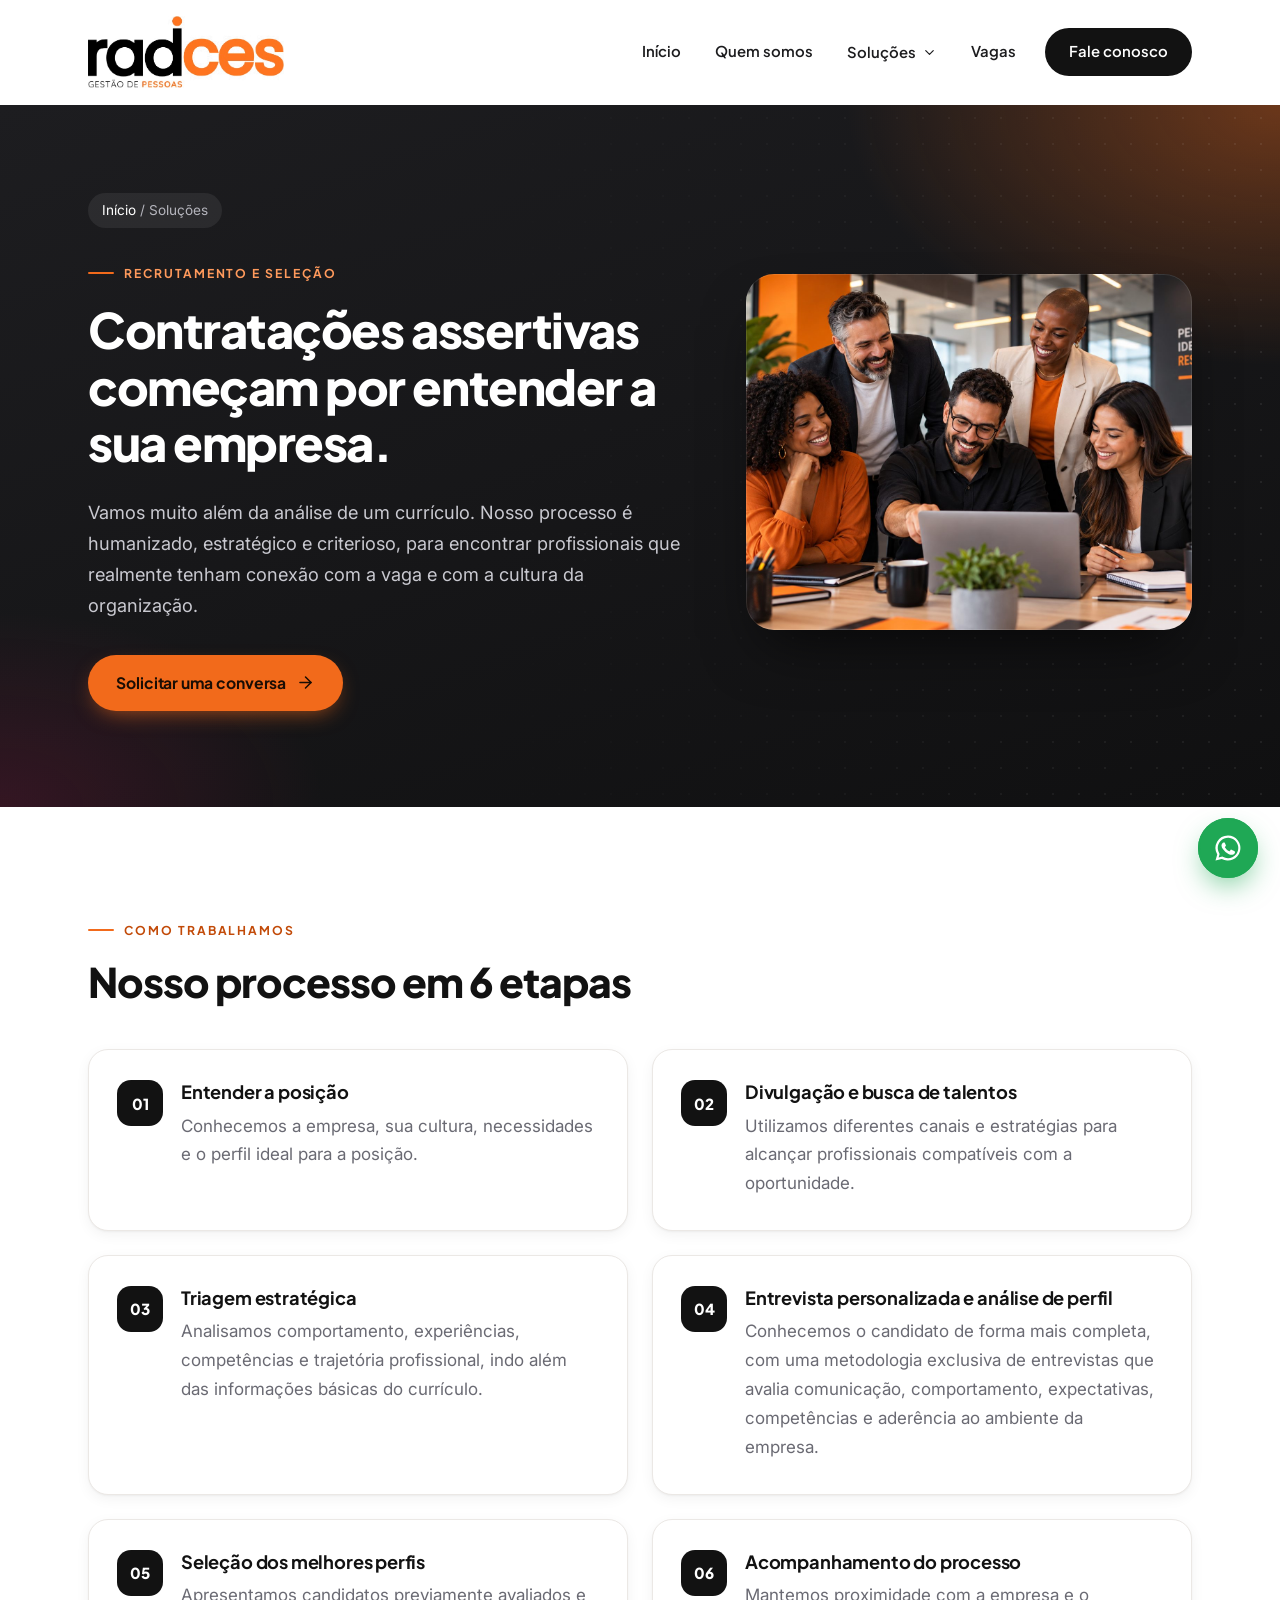
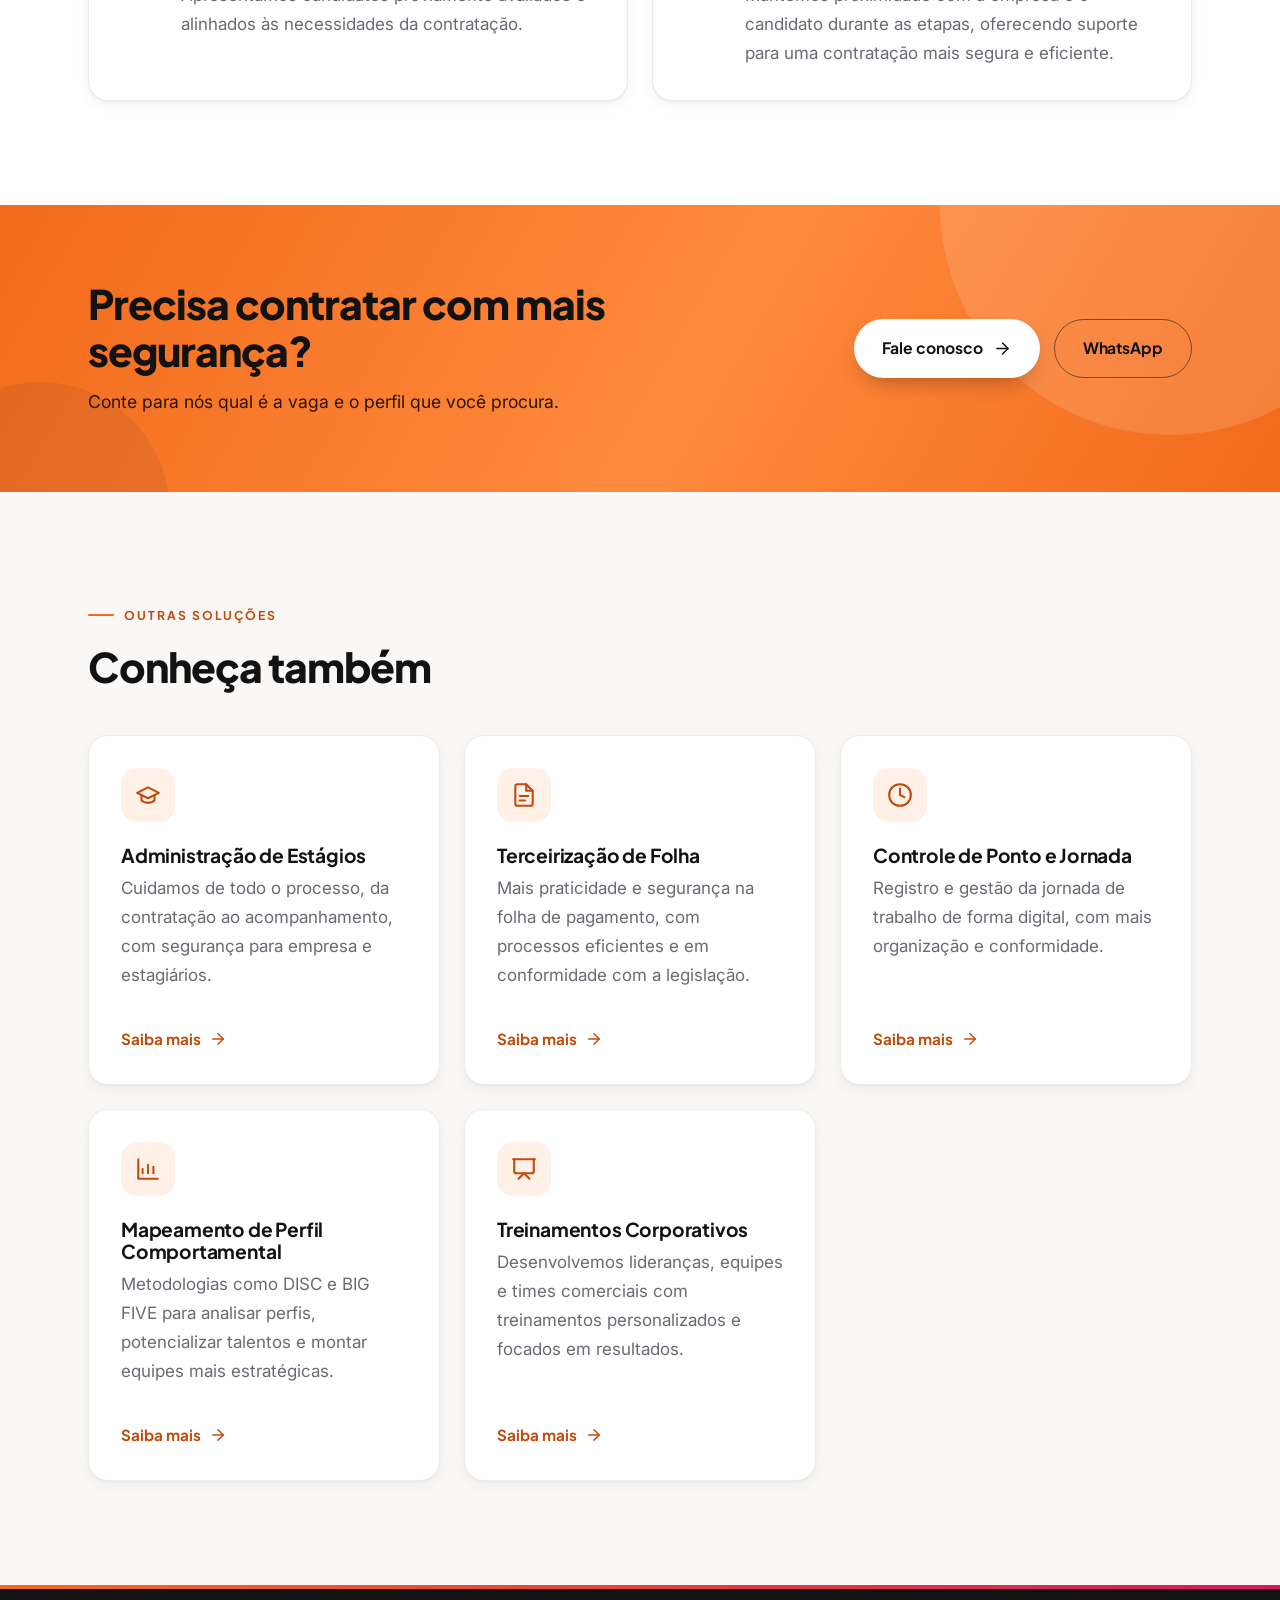
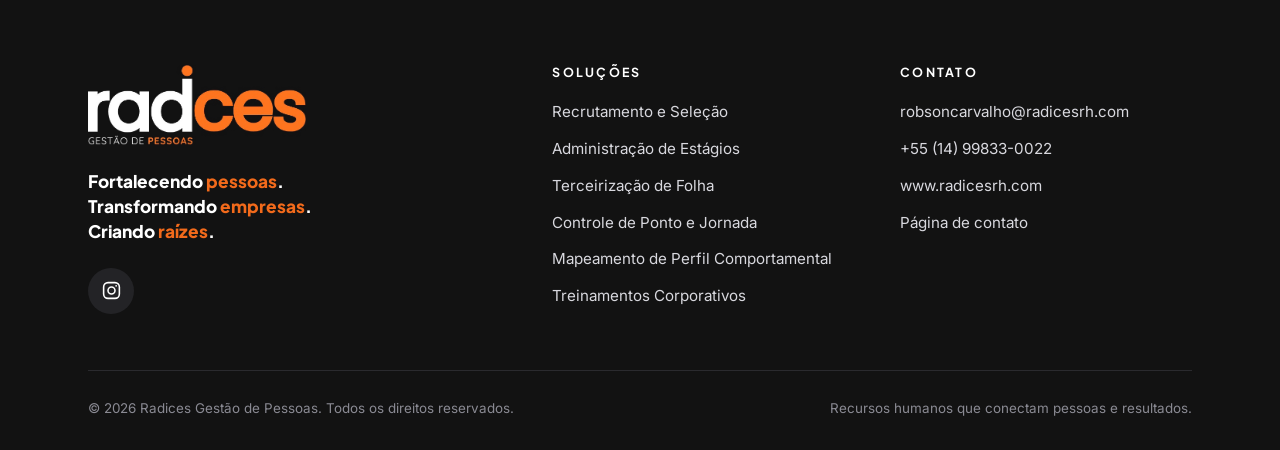
<file: recrutamento-e-selecao.html>
<!doctype html>
<html lang="pt-BR">
<head>
<meta charset="utf-8">
<meta name="viewport" content="width=device-width, initial-scale=1">
<title>Recrutamento e Seleção | Radices Gestão de Pessoas</title>
<meta name="description" content="Recrutamento e seleção humanizado, estratégico e criterioso, para encontrar profissionais com conexão com a vaga e com a cultura da empresa.">
<meta property="og:title" content="Recrutamento e Seleção | Radices Gestão de Pessoas">
<meta property="og:description" content="Recrutamento e seleção humanizado, estratégico e criterioso, para encontrar profissionais com conexão com a vaga e com a cultura da empresa.">
<meta property="og:type" content="website">
<meta property="og:site_name" content="Radices Gestão de Pessoas">
<meta property="og:locale" content="pt_BR">
<meta property="og:url" content="https://www.radicesrh.com/recrutamento-e-selecao.html">
<meta property="og:image" content="https://www.radicesrh.com/img/og-radices-logo.jpg">
<meta property="og:image:type" content="image/jpeg">
<meta property="og:image:width" content="1200">
<meta property="og:image:height" content="630">
<meta property="og:image:alt" content="Logo da Radices Gestão de Pessoas">
<meta name="twitter:card" content="summary_large_image">
<meta name="twitter:title" content="Recrutamento e Seleção | Radices Gestão de Pessoas">
<meta name="twitter:description" content="Recrutamento e seleção humanizado, estratégico e criterioso, para encontrar profissionais com conexão com a vaga e com a cultura da empresa.">
<meta name="twitter:image" content="https://www.radicesrh.com/img/og-radices-logo.jpg">
<link rel="canonical" href="https://www.radicesrh.com/recrutamento-e-selecao.html">
<meta name="theme-color" content="#f26a1b">
<script>document.documentElement.className+=" js"</script>
<link rel="icon" href="img/favicon.png">
<link rel="apple-touch-icon" href="img/apple-touch-icon.png">
<link rel="preconnect" href="https://fonts.googleapis.com">
<link rel="preconnect" href="https://fonts.gstatic.com" crossorigin>
<link href="https://fonts.googleapis.com/css2?family=Inter:wght@400;500;600&family=Plus+Jakarta+Sans:wght@600;700;800&display=swap" rel="stylesheet">
<link rel="stylesheet" href="css/style.css">
</head>
<body>
<a class="skip" href="#conteudo">Pular para o conteúdo</a>
<header class="topo">
  <div class="container">
    <a class="logo" href="index.html" aria-label="Radices Gestão de Pessoas, página inicial"><img src="img/logo-radices.png" alt="Radices Gestão de Pessoas" width="131" height="48"></a>
    <button class="menu-btn" type="button" aria-expanded="false" aria-controls="nav" aria-label="Abrir menu"><svg viewBox="0 0 24 24" fill="none" stroke="currentColor" stroke-width="1.9" stroke-linecap="round" stroke-linejoin="round" aria-hidden="true"><path d="M4 6h16M4 12h16M4 18h16"/></svg></button>
    <nav class="nav" id="nav" aria-label="Principal">
      <ul class="menu">
        <li><a href="index.html">Início</a></li>
        <li><a href="index.html#quem-somos">Quem somos</a></li>
        <li class="tem-sub">
          <button class="sub-toggle" type="button" aria-expanded="false">Soluções <svg viewBox="0 0 24 24" fill="none" stroke="currentColor" stroke-width="1.9" stroke-linecap="round" stroke-linejoin="round" aria-hidden="true"><path d="m6 9 6 6 6-6"/></svg></button>
          <ul class="submenu"><li><a href="recrutamento-e-selecao.html" aria-current="page">Recrutamento e Seleção</a></li><li><a href="administracao-de-estagios.html">Administração de Estágios</a></li><li><a href="terceirizacao-de-folha.html">Terceirização de Folha</a></li><li><a href="controle-de-ponto.html">Controle de Ponto e Jornada</a></li><li><a href="perfil-comportamental.html">Mapeamento de Perfil Comportamental</a></li><li><a href="treinamentos.html">Treinamentos Corporativos</a></li></ul>
        </li>
        <li><a class="link-vagas" href="vagas/">Vagas </a></li>
        <li><a class="cta-menu" href="contato.html">Fale conosco</a></li>
      </ul>
    </nav>
  </div>
</header>
<main id="conteudo">
<section class="pagina-topo">
  <div class="container">
    <div>
      <p class="trilha"><a href="index.html">Início</a> / Soluções</p>
      <span class="sobretitulo">Recrutamento e seleção</span>
      <h1>Contratações assertivas começam por entender a sua empresa.</h1>
      <p class="lead">Vamos muito além da análise de um currículo. Nosso processo é humanizado, estratégico e criterioso, para encontrar profissionais que realmente tenham conexão com a vaga e com a cultura da organização.</p>
      <div class="botoes">
        <a class="btn btn-primario" href="contato.html">Solicitar uma conversa <svg viewBox="0 0 24 24" fill="none" stroke="currentColor" stroke-width="1.9" stroke-linecap="round" stroke-linejoin="round" aria-hidden="true"><path d="M5 12h14"/><path d="m12 5 7 7-7 7"/></svg></a>
      </div>
    </div>
    <div><img src="img/hero-equipe.jpg" alt="Equipe reunida e sorridente em ambiente de trabalho" loading="eager"></div>
  </div>
</section>
<section class="secao">
  <div class="container">
    <span class="sobretitulo">Como trabalhamos</span>
    <h2>Nosso processo em 6 etapas</h2>
    <div class="traco"></div>
    <div class="grade g2 etapas"><div class="cartao etapa"><span class="num">01</span><h3>Entender a posição</h3><p>Conhecemos a empresa, sua cultura, necessidades e o perfil ideal para a posição.</p></div><div class="cartao etapa"><span class="num">02</span><h3>Divulgação e busca de talentos</h3><p>Utilizamos diferentes canais e estratégias para alcançar profissionais compatíveis com a oportunidade.</p></div><div class="cartao etapa"><span class="num">03</span><h3>Triagem estratégica</h3><p>Analisamos comportamento, experiências, competências e trajetória profissional, indo além das informações básicas do currículo.</p></div><div class="cartao etapa"><span class="num">04</span><h3>Entrevista personalizada e análise de perfil</h3><p>Conhecemos o candidato de forma mais completa, com uma metodologia exclusiva de entrevistas que avalia comunicação, comportamento, expectativas, competências e aderência ao ambiente da empresa.</p></div><div class="cartao etapa"><span class="num">05</span><h3>Seleção dos melhores perfis</h3><p>Apresentamos candidatos previamente avaliados e alinhados às necessidades da contratação.</p></div><div class="cartao etapa"><span class="num">06</span><h3>Acompanhamento do processo</h3><p>Mantemos proximidade com a empresa e o candidato durante as etapas, oferecendo suporte para uma contratação mais segura e eficiente.</p></div></div>
  </div>
</section>
<section class="faixa">
  <div class="container">
    <div>
      <h2>Precisa contratar com mais segurança?</h2>
      <p>Conte para nós qual é a vaga e o perfil que você procura.</p>
    </div>
    <div class="botoes" style="margin-top:0">
      <a class="btn btn-claro" href="contato.html">Fale conosco <svg viewBox="0 0 24 24" fill="none" stroke="currentColor" stroke-width="1.9" stroke-linecap="round" stroke-linejoin="round" aria-hidden="true"><path d="M5 12h14"/><path d="m12 5 7 7-7 7"/></svg></a>
      <a class="btn btn-contorno" href="https://wa.me/5514998330022?text=Ol%C3%A1%21%20Vim%20pelo%20site%20da%20Radices%20e%20gostaria%20de%20falar%20sobre%20recrutamento%20e%20sele%C3%A7%C3%A3o." target="_blank" rel="noopener">WhatsApp</a>
    </div>
  </div>
</section><section class="secao suave">
  <div class="container">
    <span class="sobretitulo">Outras soluções</span>
    <h2>Conheça também</h2>
    <div class="traco"></div>
    <div class="grade g3"><a class="cartao servico-card" href="administracao-de-estagios.html"><span class="icone claro"><svg viewBox="0 0 24 24" fill="none" stroke="currentColor" stroke-width="1.9" stroke-linecap="round" stroke-linejoin="round" aria-hidden="true"><path d="M22 10 12 5 2 10l10 5 10-5z"/><path d="M6 12v5c3 3 9 3 12 0v-5"/></svg></span><h3>Administração de Estágios</h3><p>Cuidamos de todo o processo, da contratação ao acompanhamento, com segurança para empresa e estagiários.</p><span class="saiba">Saiba mais <svg viewBox="0 0 24 24" fill="none" stroke="currentColor" stroke-width="1.9" stroke-linecap="round" stroke-linejoin="round" aria-hidden="true"><path d="M5 12h14"/><path d="m12 5 7 7-7 7"/></svg></span></a><a class="cartao servico-card" href="terceirizacao-de-folha.html"><span class="icone claro"><svg viewBox="0 0 24 24" fill="none" stroke="currentColor" stroke-width="1.9" stroke-linecap="round" stroke-linejoin="round" aria-hidden="true"><path d="M14 2H6a2 2 0 0 0-2 2v16a2 2 0 0 0 2 2h12a2 2 0 0 0 2-2V8z"/><path d="M14 2v6h6"/><path d="M8 13h8M8 17h5"/></svg></span><h3>Terceirização de Folha</h3><p>Mais praticidade e segurança na folha de pagamento, com processos eficientes e em conformidade com a legislação.</p><span class="saiba">Saiba mais <svg viewBox="0 0 24 24" fill="none" stroke="currentColor" stroke-width="1.9" stroke-linecap="round" stroke-linejoin="round" aria-hidden="true"><path d="M5 12h14"/><path d="m12 5 7 7-7 7"/></svg></span></a><a class="cartao servico-card" href="controle-de-ponto.html"><span class="icone claro"><svg viewBox="0 0 24 24" fill="none" stroke="currentColor" stroke-width="1.9" stroke-linecap="round" stroke-linejoin="round" aria-hidden="true"><circle cx="12" cy="12" r="10"/><path d="M12 6v6l4 2"/></svg></span><h3>Controle de Ponto e Jornada</h3><p>Registro e gestão da jornada de trabalho de forma digital, com mais organização e conformidade.</p><span class="saiba">Saiba mais <svg viewBox="0 0 24 24" fill="none" stroke="currentColor" stroke-width="1.9" stroke-linecap="round" stroke-linejoin="round" aria-hidden="true"><path d="M5 12h14"/><path d="m12 5 7 7-7 7"/></svg></span></a><a class="cartao servico-card" href="perfil-comportamental.html"><span class="icone claro"><svg viewBox="0 0 24 24" fill="none" stroke="currentColor" stroke-width="1.9" stroke-linecap="round" stroke-linejoin="round" aria-hidden="true"><path d="M3 3v18h18"/><path d="M7 16v-4M12 16V8M17 16v-6"/></svg></span><h3>Mapeamento de Perfil Comportamental</h3><p>Metodologias como DISC e BIG FIVE para analisar perfis, potencializar talentos e montar equipes mais estratégicas.</p><span class="saiba">Saiba mais <svg viewBox="0 0 24 24" fill="none" stroke="currentColor" stroke-width="1.9" stroke-linecap="round" stroke-linejoin="round" aria-hidden="true"><path d="M5 12h14"/><path d="m12 5 7 7-7 7"/></svg></span></a><a class="cartao servico-card" href="treinamentos.html"><span class="icone claro"><svg viewBox="0 0 24 24" fill="none" stroke="currentColor" stroke-width="1.9" stroke-linecap="round" stroke-linejoin="round" aria-hidden="true"><path d="M2 3h20"/><path d="M21 3v11a2 2 0 0 1-2 2H5a2 2 0 0 1-2-2V3"/><path d="m7 21 5-5 5 5"/></svg></span><h3>Treinamentos Corporativos</h3><p>Desenvolvemos lideranças, equipes e times comerciais com treinamentos personalizados e focados em resultados.</p><span class="saiba">Saiba mais <svg viewBox="0 0 24 24" fill="none" stroke="currentColor" stroke-width="1.9" stroke-linecap="round" stroke-linejoin="round" aria-hidden="true"><path d="M5 12h14"/><path d="m12 5 7 7-7 7"/></svg></span></a></div>
  </div>
</section>
</main>
<footer class="rodape">
  <div class="container">
    <div class="cols">
      <div>
        <img src="img/logo-radices-branco.png" alt="Radices Gestão de Pessoas" width="141" height="52">
        <p class="slogan">Fortalecendo <span>pessoas</span>.<br>Transformando <span>empresas</span>.<br>Criando <span>raízes</span>.</p>
        <div class="redes" aria-label="Redes sociais">
          <a class="rede" href="https://www.instagram.com/radices.rh/" target="_blank" rel="noopener" aria-label="Instagram da Radices"><svg viewBox="0 0 24 24" fill="none" stroke="currentColor" stroke-width="1.8" stroke-linecap="round" stroke-linejoin="round" aria-hidden="true"><rect x="3" y="3" width="18" height="18" rx="5"/><circle cx="12" cy="12" r="4"/><circle cx="17.3" cy="6.7" r="1" fill="currentColor" stroke="none"/></svg></a>
        </div>
      </div>
      <div>
        <h4>Soluções</h4>
        <ul><li><a href="recrutamento-e-selecao.html">Recrutamento e Seleção</a></li><li><a href="administracao-de-estagios.html">Administração de Estágios</a></li><li><a href="terceirizacao-de-folha.html">Terceirização de Folha</a></li><li><a href="controle-de-ponto.html">Controle de Ponto e Jornada</a></li><li><a href="perfil-comportamental.html">Mapeamento de Perfil Comportamental</a></li><li><a href="treinamentos.html">Treinamentos Corporativos</a></li></ul>
      </div>
      <div>
        <h4>Contato</h4>
        <ul>
          <li><a href="mailto:robsoncarvalho@radicesrh.com">robsoncarvalho@radicesrh.com</a></li>
          <li><a href="https://wa.me/5514998330022?text=Ol%C3%A1%21%20Vim%20pelo%20site%20da%20Radices%20e%20gostaria%20de%20conversar%20sobre%20os%20servi%C3%A7os." target="_blank" rel="noopener">+55 (14) 99833-0022</a></li>
          <li><a href="https://www.radicesrh.com">www.radicesrh.com</a></li>
          <li><a href="contato.html">Página de contato</a></li>
        </ul>
      </div>
    </div>
    <div class="base">
      <span>© <span data-ano>2026</span> Radices Gestão de Pessoas. Todos os direitos reservados.</span>
      <span>Recursos humanos que conectam pessoas e resultados.</span>
    </div>
  </div>
</footer>
<a class="whats" href="https://wa.me/5514998330022?text=Ol%C3%A1%21%20Vim%20pelo%20site%20da%20Radices%20e%20gostaria%20de%20conversar%20sobre%20os%20servi%C3%A7os." target="_blank" rel="noopener" aria-label="Conversar pelo WhatsApp"><svg viewBox="0 0 24 24" fill="currentColor" aria-hidden="true"><path d="M12 2a10 10 0 0 0-8.6 15.1L2 22l5-1.3A10 10 0 1 0 12 2zm0 18.2a8.2 8.2 0 0 1-4.2-1.2l-.3-.2-3 .8.8-2.9-.2-.3A8.2 8.2 0 1 1 12 20.2zm4.5-6.1c-.2-.1-1.5-.7-1.7-.8s-.4-.1-.6.1-.7.8-.8 1-.3.2-.5.1a6.7 6.7 0 0 1-3.3-2.9c-.3-.4.2-.4.7-1.4.1-.2 0-.3 0-.4l-.8-1.8c-.2-.5-.4-.4-.6-.4h-.5a1 1 0 0 0-.7.3 3 3 0 0 0-.9 2.2 5.2 5.2 0 0 0 1.1 2.7 11.9 11.9 0 0 0 4.5 4c1.7.7 2.4.8 3.2.6a2.8 2.8 0 0 0 1.8-1.3 2.3 2.3 0 0 0 .2-1.3c-.1-.1-.3-.2-.5-.3z"/></svg></a>
<script src="js/main.js"></script>
</body>
</html>
</file>
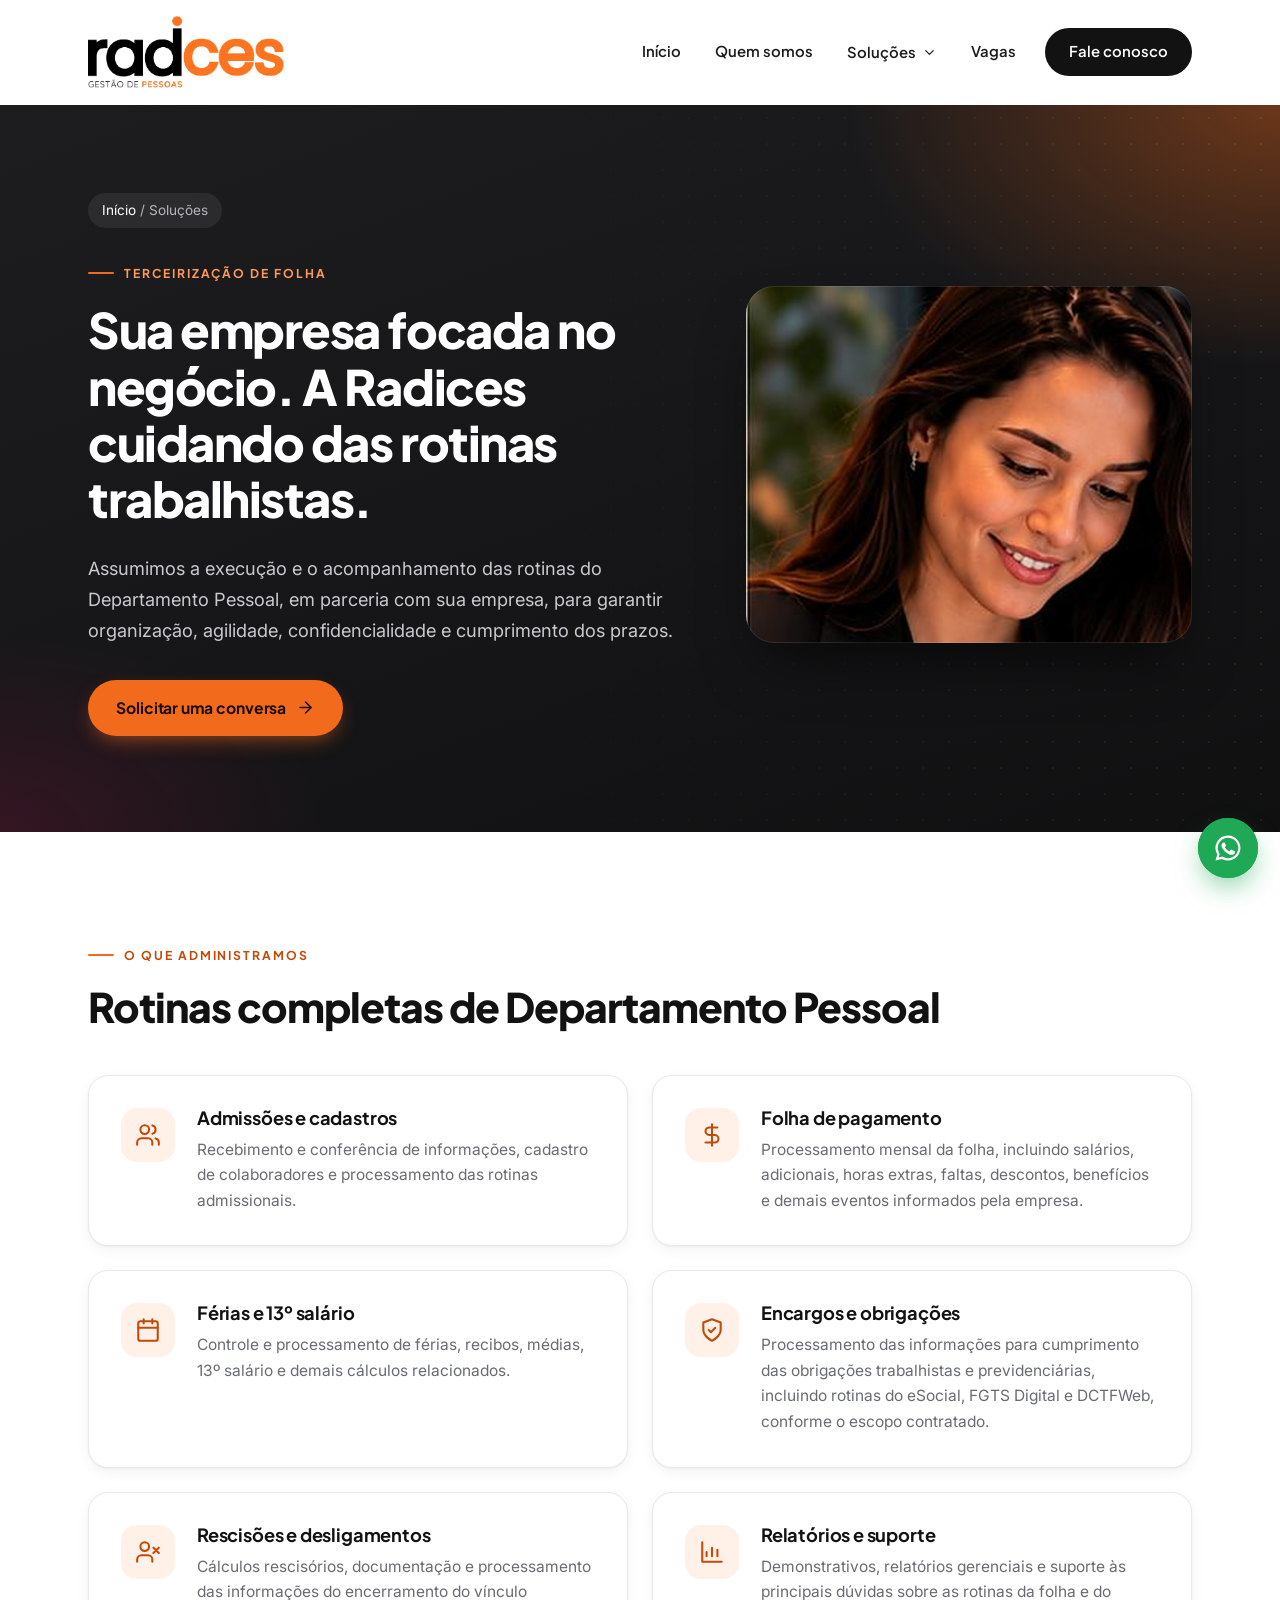
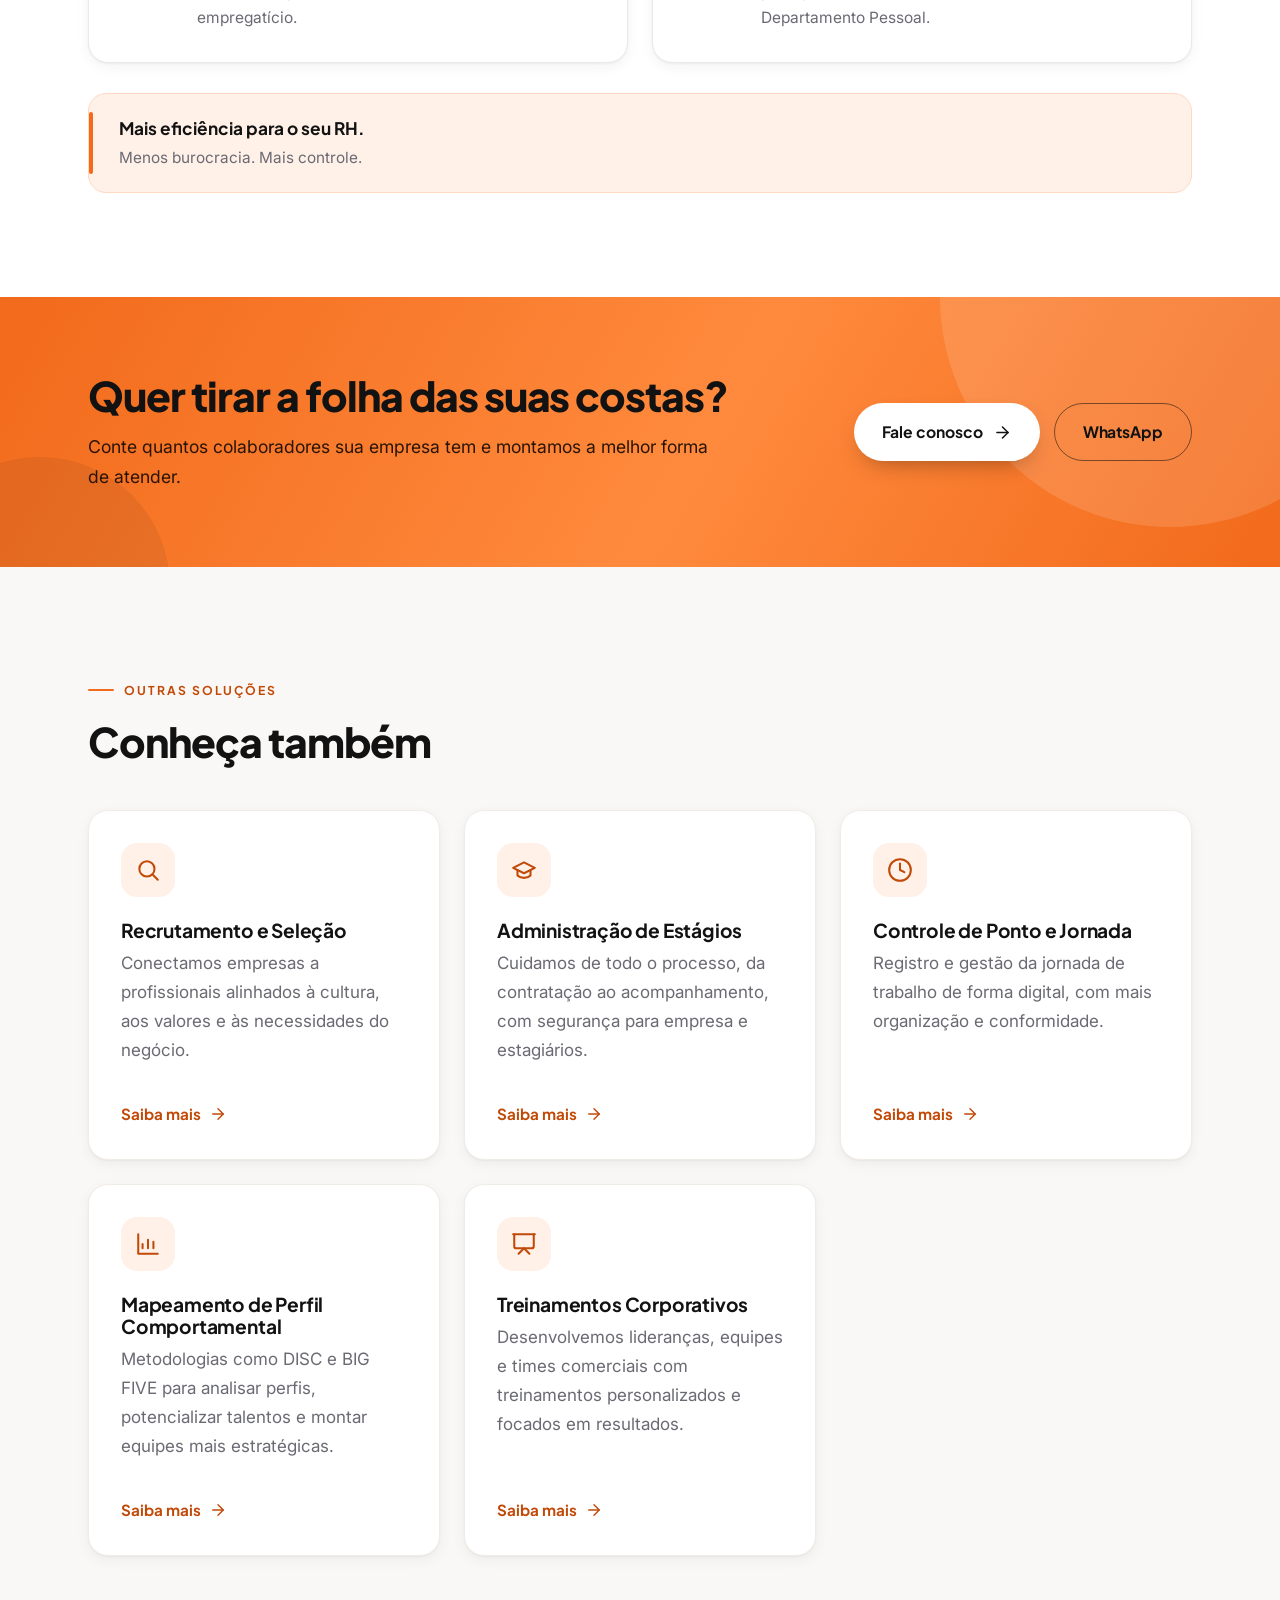
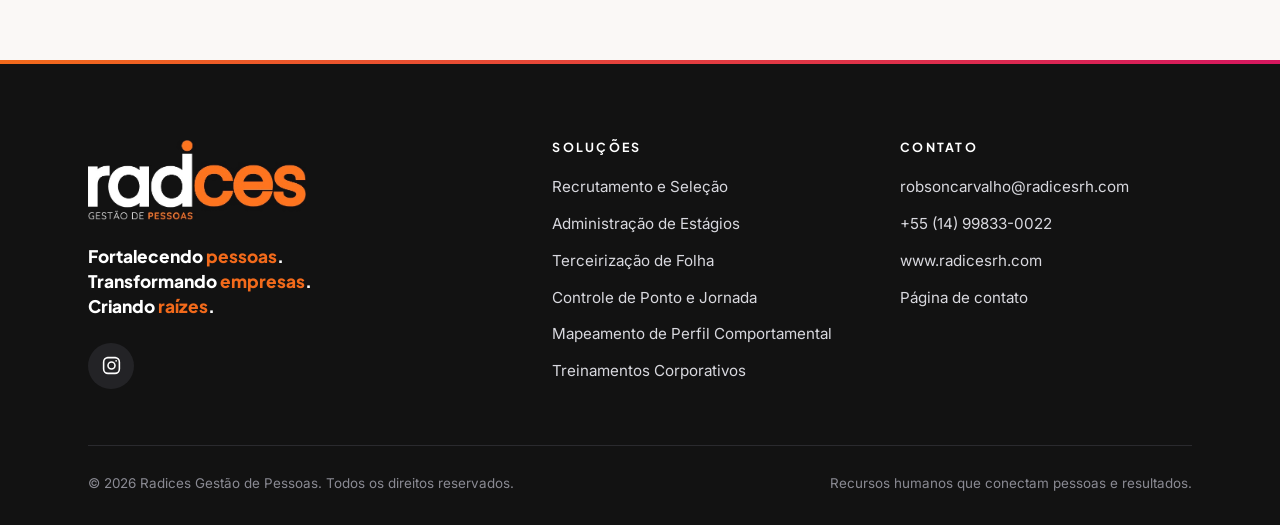
<file: terceirizacao-de-folha.html>
<!doctype html>
<html lang="pt-BR">
<head>
<meta charset="utf-8">
<meta name="viewport" content="width=device-width, initial-scale=1">
<title>Terceirização de Folha | Radices Gestão de Pessoas</title>
<meta name="description" content="A Radices assume a execução e o acompanhamento das rotinas trabalhistas: folha de pagamento, férias, 13º, encargos, eSocial, rescisões e relatórios.">
<meta property="og:title" content="Terceirização de Folha | Radices Gestão de Pessoas">
<meta property="og:description" content="A Radices assume a execução e o acompanhamento das rotinas trabalhistas: folha de pagamento, férias, 13º, encargos, eSocial, rescisões e relatórios.">
<meta property="og:type" content="website">
<meta property="og:site_name" content="Radices Gestão de Pessoas">
<meta property="og:locale" content="pt_BR">
<meta property="og:url" content="https://www.radicesrh.com/terceirizacao-de-folha.html">
<meta property="og:image" content="https://www.radicesrh.com/img/og-radices-logo.jpg">
<meta property="og:image:type" content="image/jpeg">
<meta property="og:image:width" content="1200">
<meta property="og:image:height" content="630">
<meta property="og:image:alt" content="Logo da Radices Gestão de Pessoas">
<meta name="twitter:card" content="summary_large_image">
<meta name="twitter:title" content="Terceirização de Folha | Radices Gestão de Pessoas">
<meta name="twitter:description" content="A Radices assume a execução e o acompanhamento das rotinas trabalhistas: folha de pagamento, férias, 13º, encargos, eSocial, rescisões e relatórios.">
<meta name="twitter:image" content="https://www.radicesrh.com/img/og-radices-logo.jpg">
<link rel="canonical" href="https://www.radicesrh.com/terceirizacao-de-folha.html">
<meta name="theme-color" content="#f26a1b">
<script>document.documentElement.className+=" js"</script>
<link rel="icon" href="img/favicon.png">
<link rel="apple-touch-icon" href="img/apple-touch-icon.png">
<link rel="preconnect" href="https://fonts.googleapis.com">
<link rel="preconnect" href="https://fonts.gstatic.com" crossorigin>
<link href="https://fonts.googleapis.com/css2?family=Inter:wght@400;500;600&family=Plus+Jakarta+Sans:wght@600;700;800&display=swap" rel="stylesheet">
<link rel="stylesheet" href="css/style.css">
</head>
<body>
<a class="skip" href="#conteudo">Pular para o conteúdo</a>
<header class="topo">
  <div class="container">
    <a class="logo" href="index.html" aria-label="Radices Gestão de Pessoas, página inicial"><img src="img/logo-radices.png" alt="Radices Gestão de Pessoas" width="131" height="48"></a>
    <button class="menu-btn" type="button" aria-expanded="false" aria-controls="nav" aria-label="Abrir menu"><svg viewBox="0 0 24 24" fill="none" stroke="currentColor" stroke-width="1.9" stroke-linecap="round" stroke-linejoin="round" aria-hidden="true"><path d="M4 6h16M4 12h16M4 18h16"/></svg></button>
    <nav class="nav" id="nav" aria-label="Principal">
      <ul class="menu">
        <li><a href="index.html">Início</a></li>
        <li><a href="index.html#quem-somos">Quem somos</a></li>
        <li class="tem-sub">
          <button class="sub-toggle" type="button" aria-expanded="false">Soluções <svg viewBox="0 0 24 24" fill="none" stroke="currentColor" stroke-width="1.9" stroke-linecap="round" stroke-linejoin="round" aria-hidden="true"><path d="m6 9 6 6 6-6"/></svg></button>
          <ul class="submenu"><li><a href="recrutamento-e-selecao.html">Recrutamento e Seleção</a></li><li><a href="administracao-de-estagios.html">Administração de Estágios</a></li><li><a href="terceirizacao-de-folha.html" aria-current="page">Terceirização de Folha</a></li><li><a href="controle-de-ponto.html">Controle de Ponto e Jornada</a></li><li><a href="perfil-comportamental.html">Mapeamento de Perfil Comportamental</a></li><li><a href="treinamentos.html">Treinamentos Corporativos</a></li></ul>
        </li>
        <li><a class="link-vagas" href="vagas/">Vagas </a></li>
        <li><a class="cta-menu" href="contato.html">Fale conosco</a></li>
      </ul>
    </nav>
  </div>
</header>
<main id="conteudo">
<section class="pagina-topo">
  <div class="container">
    <div>
      <p class="trilha"><a href="index.html">Início</a> / Soluções</p>
      <span class="sobretitulo">Terceirização de folha</span>
      <h1>Sua empresa focada no negócio. A Radices cuidando das rotinas trabalhistas.</h1>
      <p class="lead">Assumimos a execução e o acompanhamento das rotinas do Departamento Pessoal, em parceria com sua empresa, para garantir organização, agilidade, confidencialidade e cumprimento dos prazos.</p>
      <div class="botoes">
        <a class="btn btn-primario" href="contato.html">Solicitar uma conversa <svg viewBox="0 0 24 24" fill="none" stroke="currentColor" stroke-width="1.9" stroke-linecap="round" stroke-linejoin="round" aria-hidden="true"><path d="M5 12h14"/><path d="m12 5 7 7-7 7"/></svg></a>
      </div>
    </div>
    <div><img src="img/folha.jpg" alt="Profissional analisando documentos em frente ao notebook" loading="eager"></div>
  </div>
</section>
<section class="secao">
  <div class="container">
    <span class="sobretitulo">O que administramos</span>
    <h2>Rotinas completas de Departamento Pessoal</h2>
    <div class="traco"></div>
    <div class="grade g2"><div class="cartao item-icone"><span class="icone"><svg viewBox="0 0 24 24" fill="none" stroke="currentColor" stroke-width="1.9" stroke-linecap="round" stroke-linejoin="round" aria-hidden="true"><path d="M16 21v-2a4 4 0 0 0-4-4H6a4 4 0 0 0-4 4v2"/><circle cx="9" cy="7" r="4"/><path d="M22 21v-2a4 4 0 0 0-3-3.87"/><path d="M16 3.13a4 4 0 0 1 0 7.75"/></svg></span><div><h3>Admissões e cadastros</h3><p>Recebimento e conferência de informações, cadastro de colaboradores e processamento das rotinas admissionais.</p></div></div><div class="cartao item-icone"><span class="icone"><svg viewBox="0 0 24 24" fill="none" stroke="currentColor" stroke-width="1.9" stroke-linecap="round" stroke-linejoin="round" aria-hidden="true"><path d="M12 2v20"/><path d="M17 5H9.5a3.5 3.5 0 0 0 0 7h5a3.5 3.5 0 0 1 0 7H6"/></svg></span><div><h3>Folha de pagamento</h3><p>Processamento mensal da folha, incluindo salários, adicionais, horas extras, faltas, descontos, benefícios e demais eventos informados pela empresa.</p></div></div><div class="cartao item-icone"><span class="icone"><svg viewBox="0 0 24 24" fill="none" stroke="currentColor" stroke-width="1.9" stroke-linecap="round" stroke-linejoin="round" aria-hidden="true"><rect x="3" y="4" width="18" height="18" rx="2"/><path d="M16 2v4M8 2v4M3 10h18"/></svg></span><div><h3>Férias e 13º salário</h3><p>Controle e processamento de férias, recibos, médias, 13º salário e demais cálculos relacionados.</p></div></div><div class="cartao item-icone"><span class="icone"><svg viewBox="0 0 24 24" fill="none" stroke="currentColor" stroke-width="1.9" stroke-linecap="round" stroke-linejoin="round" aria-hidden="true"><path d="M12 22s8-4 8-10V5l-8-3-8 3v7c0 6 8 10 8 10z"/><path d="m9 12 2 2 4-4"/></svg></span><div><h3>Encargos e obrigações</h3><p>Processamento das informações para cumprimento das obrigações trabalhistas e previdenciárias, incluindo rotinas do eSocial, FGTS Digital e DCTFWeb, conforme o escopo contratado.</p></div></div><div class="cartao item-icone"><span class="icone"><svg viewBox="0 0 24 24" fill="none" stroke="currentColor" stroke-width="1.9" stroke-linecap="round" stroke-linejoin="round" aria-hidden="true"><path d="M16 21v-2a4 4 0 0 0-4-4H6a4 4 0 0 0-4 4v2"/><circle cx="9" cy="7" r="4"/><path d="m17 8 5 5M22 8l-5 5"/></svg></span><div><h3>Rescisões e desligamentos</h3><p>Cálculos rescisórios, documentação e processamento das informações do encerramento do vínculo empregatício.</p></div></div><div class="cartao item-icone"><span class="icone"><svg viewBox="0 0 24 24" fill="none" stroke="currentColor" stroke-width="1.9" stroke-linecap="round" stroke-linejoin="round" aria-hidden="true"><path d="M3 3v18h18"/><path d="M7 16v-4M12 16V8M17 16v-6"/></svg></span><div><h3>Relatórios e suporte</h3><p>Demonstrativos, relatórios gerenciais e suporte às principais dúvidas sobre as rotinas da folha e do Departamento Pessoal.</p></div></div></div>
    <div class="destaque">Mais eficiência para o seu RH.<small>Menos burocracia. Mais controle.</small></div>
  </div>
</section>
<section class="faixa">
  <div class="container">
    <div>
      <h2>Quer tirar a folha das suas costas?</h2>
      <p>Conte quantos colaboradores sua empresa tem e montamos a melhor forma de atender.</p>
    </div>
    <div class="botoes" style="margin-top:0">
      <a class="btn btn-claro" href="contato.html">Fale conosco <svg viewBox="0 0 24 24" fill="none" stroke="currentColor" stroke-width="1.9" stroke-linecap="round" stroke-linejoin="round" aria-hidden="true"><path d="M5 12h14"/><path d="m12 5 7 7-7 7"/></svg></a>
      <a class="btn btn-contorno" href="https://wa.me/5514998330022?text=Ol%C3%A1%21%20Vim%20pelo%20site%20da%20Radices%20e%20gostaria%20de%20falar%20sobre%20terceiriza%C3%A7%C3%A3o%20de%20folha." target="_blank" rel="noopener">WhatsApp</a>
    </div>
  </div>
</section><section class="secao suave">
  <div class="container">
    <span class="sobretitulo">Outras soluções</span>
    <h2>Conheça também</h2>
    <div class="traco"></div>
    <div class="grade g3"><a class="cartao servico-card" href="recrutamento-e-selecao.html"><span class="icone claro"><svg viewBox="0 0 24 24" fill="none" stroke="currentColor" stroke-width="1.9" stroke-linecap="round" stroke-linejoin="round" aria-hidden="true"><circle cx="11" cy="11" r="7"/><path d="m21 21-4.3-4.3"/></svg></span><h3>Recrutamento e Seleção</h3><p>Conectamos empresas a profissionais alinhados à cultura, aos valores e às necessidades do negócio.</p><span class="saiba">Saiba mais <svg viewBox="0 0 24 24" fill="none" stroke="currentColor" stroke-width="1.9" stroke-linecap="round" stroke-linejoin="round" aria-hidden="true"><path d="M5 12h14"/><path d="m12 5 7 7-7 7"/></svg></span></a><a class="cartao servico-card" href="administracao-de-estagios.html"><span class="icone claro"><svg viewBox="0 0 24 24" fill="none" stroke="currentColor" stroke-width="1.9" stroke-linecap="round" stroke-linejoin="round" aria-hidden="true"><path d="M22 10 12 5 2 10l10 5 10-5z"/><path d="M6 12v5c3 3 9 3 12 0v-5"/></svg></span><h3>Administração de Estágios</h3><p>Cuidamos de todo o processo, da contratação ao acompanhamento, com segurança para empresa e estagiários.</p><span class="saiba">Saiba mais <svg viewBox="0 0 24 24" fill="none" stroke="currentColor" stroke-width="1.9" stroke-linecap="round" stroke-linejoin="round" aria-hidden="true"><path d="M5 12h14"/><path d="m12 5 7 7-7 7"/></svg></span></a><a class="cartao servico-card" href="controle-de-ponto.html"><span class="icone claro"><svg viewBox="0 0 24 24" fill="none" stroke="currentColor" stroke-width="1.9" stroke-linecap="round" stroke-linejoin="round" aria-hidden="true"><circle cx="12" cy="12" r="10"/><path d="M12 6v6l4 2"/></svg></span><h3>Controle de Ponto e Jornada</h3><p>Registro e gestão da jornada de trabalho de forma digital, com mais organização e conformidade.</p><span class="saiba">Saiba mais <svg viewBox="0 0 24 24" fill="none" stroke="currentColor" stroke-width="1.9" stroke-linecap="round" stroke-linejoin="round" aria-hidden="true"><path d="M5 12h14"/><path d="m12 5 7 7-7 7"/></svg></span></a><a class="cartao servico-card" href="perfil-comportamental.html"><span class="icone claro"><svg viewBox="0 0 24 24" fill="none" stroke="currentColor" stroke-width="1.9" stroke-linecap="round" stroke-linejoin="round" aria-hidden="true"><path d="M3 3v18h18"/><path d="M7 16v-4M12 16V8M17 16v-6"/></svg></span><h3>Mapeamento de Perfil Comportamental</h3><p>Metodologias como DISC e BIG FIVE para analisar perfis, potencializar talentos e montar equipes mais estratégicas.</p><span class="saiba">Saiba mais <svg viewBox="0 0 24 24" fill="none" stroke="currentColor" stroke-width="1.9" stroke-linecap="round" stroke-linejoin="round" aria-hidden="true"><path d="M5 12h14"/><path d="m12 5 7 7-7 7"/></svg></span></a><a class="cartao servico-card" href="treinamentos.html"><span class="icone claro"><svg viewBox="0 0 24 24" fill="none" stroke="currentColor" stroke-width="1.9" stroke-linecap="round" stroke-linejoin="round" aria-hidden="true"><path d="M2 3h20"/><path d="M21 3v11a2 2 0 0 1-2 2H5a2 2 0 0 1-2-2V3"/><path d="m7 21 5-5 5 5"/></svg></span><h3>Treinamentos Corporativos</h3><p>Desenvolvemos lideranças, equipes e times comerciais com treinamentos personalizados e focados em resultados.</p><span class="saiba">Saiba mais <svg viewBox="0 0 24 24" fill="none" stroke="currentColor" stroke-width="1.9" stroke-linecap="round" stroke-linejoin="round" aria-hidden="true"><path d="M5 12h14"/><path d="m12 5 7 7-7 7"/></svg></span></a></div>
  </div>
</section>
</main>
<footer class="rodape">
  <div class="container">
    <div class="cols">
      <div>
        <img src="img/logo-radices-branco.png" alt="Radices Gestão de Pessoas" width="141" height="52">
        <p class="slogan">Fortalecendo <span>pessoas</span>.<br>Transformando <span>empresas</span>.<br>Criando <span>raízes</span>.</p>
        <div class="redes" aria-label="Redes sociais">
          <a class="rede" href="https://www.instagram.com/radices.rh/" target="_blank" rel="noopener" aria-label="Instagram da Radices"><svg viewBox="0 0 24 24" fill="none" stroke="currentColor" stroke-width="1.8" stroke-linecap="round" stroke-linejoin="round" aria-hidden="true"><rect x="3" y="3" width="18" height="18" rx="5"/><circle cx="12" cy="12" r="4"/><circle cx="17.3" cy="6.7" r="1" fill="currentColor" stroke="none"/></svg></a>
        </div>
      </div>
      <div>
        <h4>Soluções</h4>
        <ul><li><a href="recrutamento-e-selecao.html">Recrutamento e Seleção</a></li><li><a href="administracao-de-estagios.html">Administração de Estágios</a></li><li><a href="terceirizacao-de-folha.html">Terceirização de Folha</a></li><li><a href="controle-de-ponto.html">Controle de Ponto e Jornada</a></li><li><a href="perfil-comportamental.html">Mapeamento de Perfil Comportamental</a></li><li><a href="treinamentos.html">Treinamentos Corporativos</a></li></ul>
      </div>
      <div>
        <h4>Contato</h4>
        <ul>
          <li><a href="mailto:robsoncarvalho@radicesrh.com">robsoncarvalho@radicesrh.com</a></li>
          <li><a href="https://wa.me/5514998330022?text=Ol%C3%A1%21%20Vim%20pelo%20site%20da%20Radices%20e%20gostaria%20de%20conversar%20sobre%20os%20servi%C3%A7os." target="_blank" rel="noopener">+55 (14) 99833-0022</a></li>
          <li><a href="https://www.radicesrh.com">www.radicesrh.com</a></li>
          <li><a href="contato.html">Página de contato</a></li>
        </ul>
      </div>
    </div>
    <div class="base">
      <span>© <span data-ano>2026</span> Radices Gestão de Pessoas. Todos os direitos reservados.</span>
      <span>Recursos humanos que conectam pessoas e resultados.</span>
    </div>
  </div>
</footer>
<a class="whats" href="https://wa.me/5514998330022?text=Ol%C3%A1%21%20Vim%20pelo%20site%20da%20Radices%20e%20gostaria%20de%20conversar%20sobre%20os%20servi%C3%A7os." target="_blank" rel="noopener" aria-label="Conversar pelo WhatsApp"><svg viewBox="0 0 24 24" fill="currentColor" aria-hidden="true"><path d="M12 2a10 10 0 0 0-8.6 15.1L2 22l5-1.3A10 10 0 1 0 12 2zm0 18.2a8.2 8.2 0 0 1-4.2-1.2l-.3-.2-3 .8.8-2.9-.2-.3A8.2 8.2 0 1 1 12 20.2zm4.5-6.1c-.2-.1-1.5-.7-1.7-.8s-.4-.1-.6.1-.7.8-.8 1-.3.2-.5.1a6.7 6.7 0 0 1-3.3-2.9c-.3-.4.2-.4.7-1.4.1-.2 0-.3 0-.4l-.8-1.8c-.2-.5-.4-.4-.6-.4h-.5a1 1 0 0 0-.7.3 3 3 0 0 0-.9 2.2 5.2 5.2 0 0 0 1.1 2.7 11.9 11.9 0 0 0 4.5 4c1.7.7 2.4.8 3.2.6a2.8 2.8 0 0 0 1.8-1.3 2.3 2.3 0 0 0 .2-1.3c-.1-.1-.3-.2-.5-.3z"/></svg></a>
<script src="js/main.js"></script>
</body>
</html>
</file>
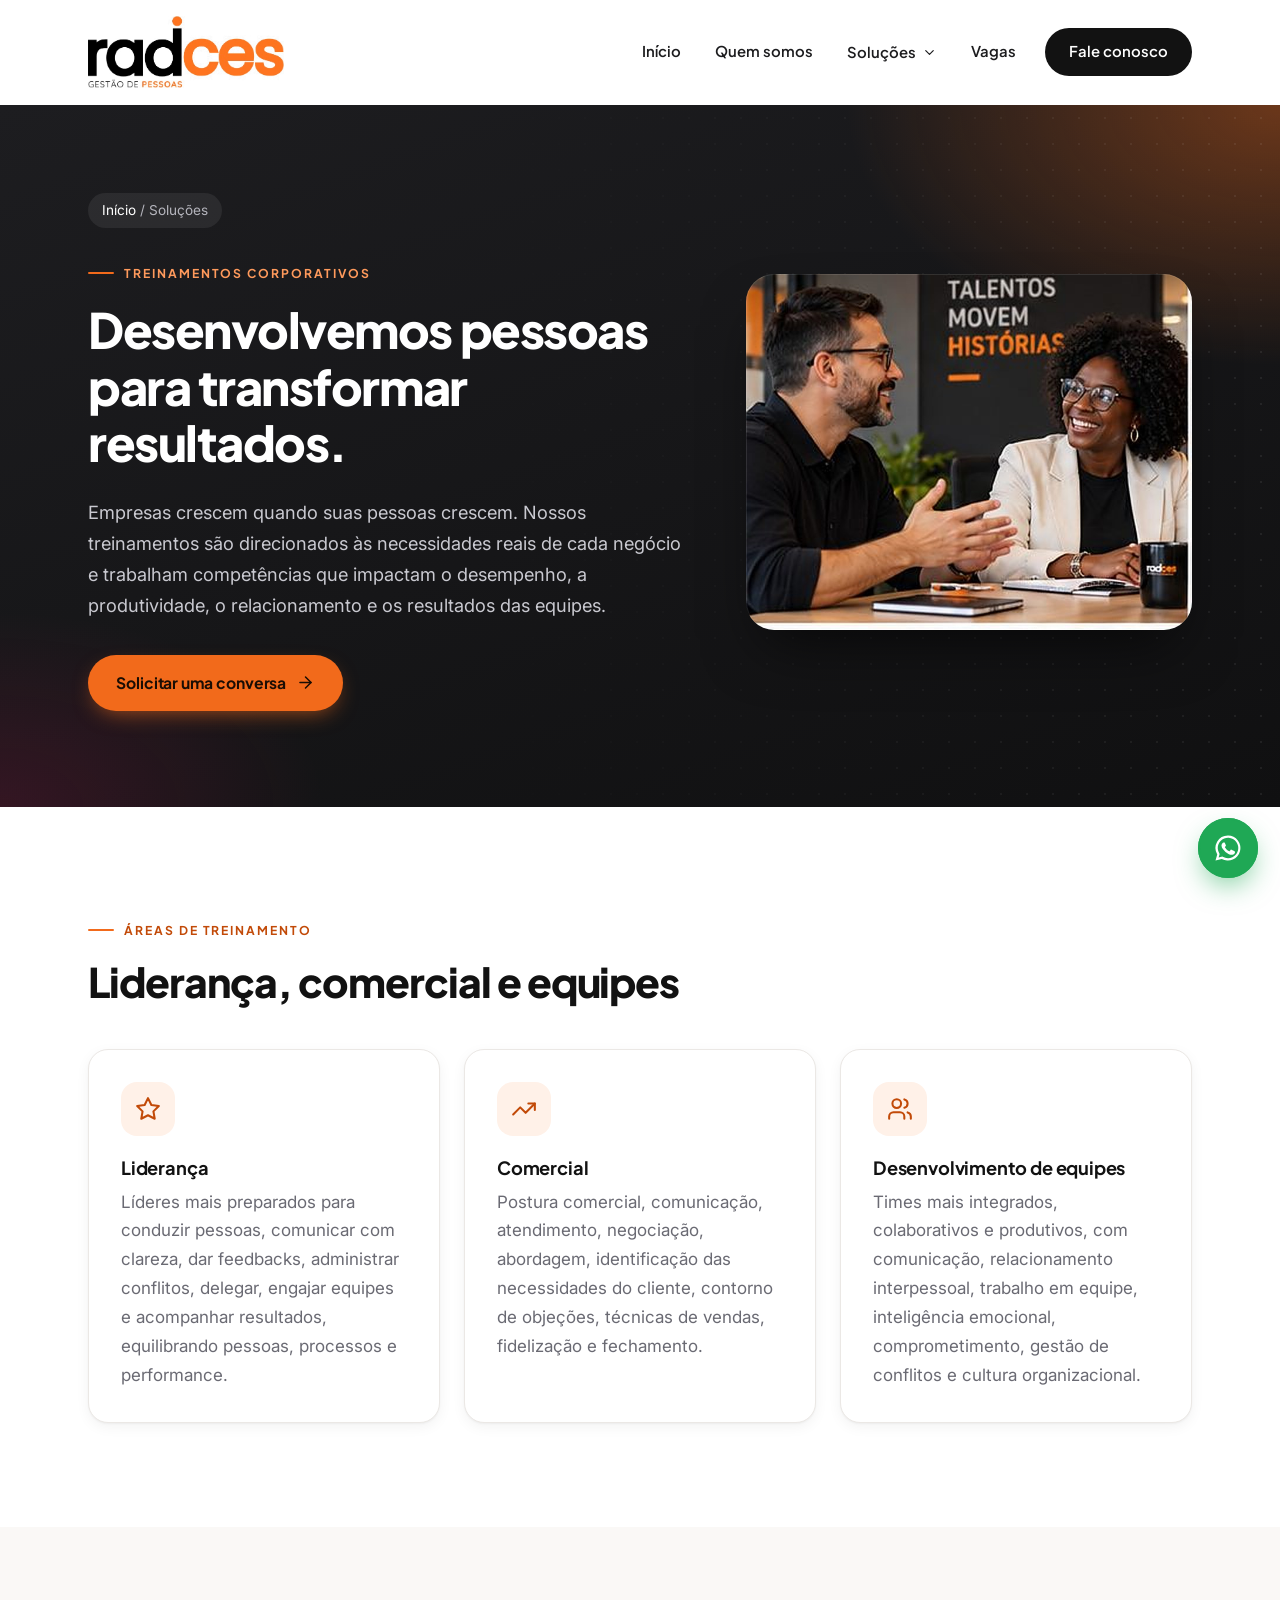
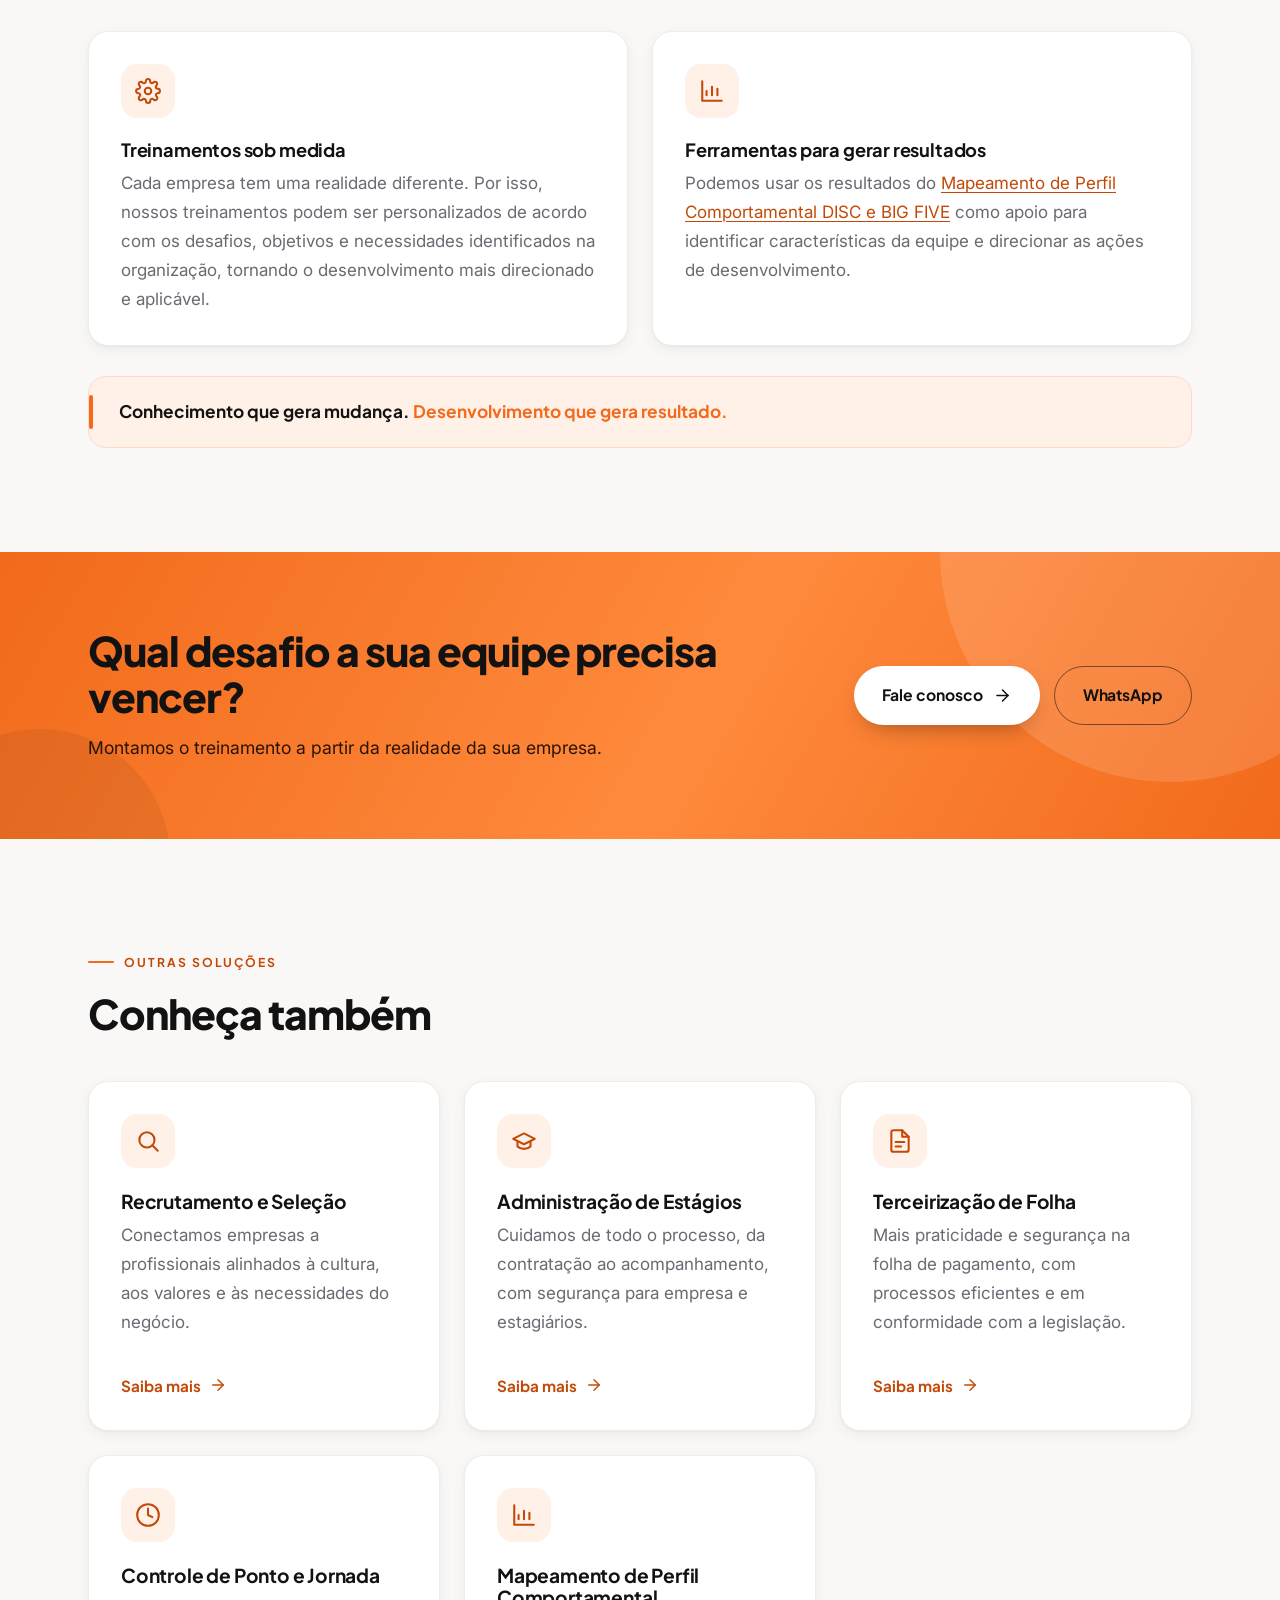
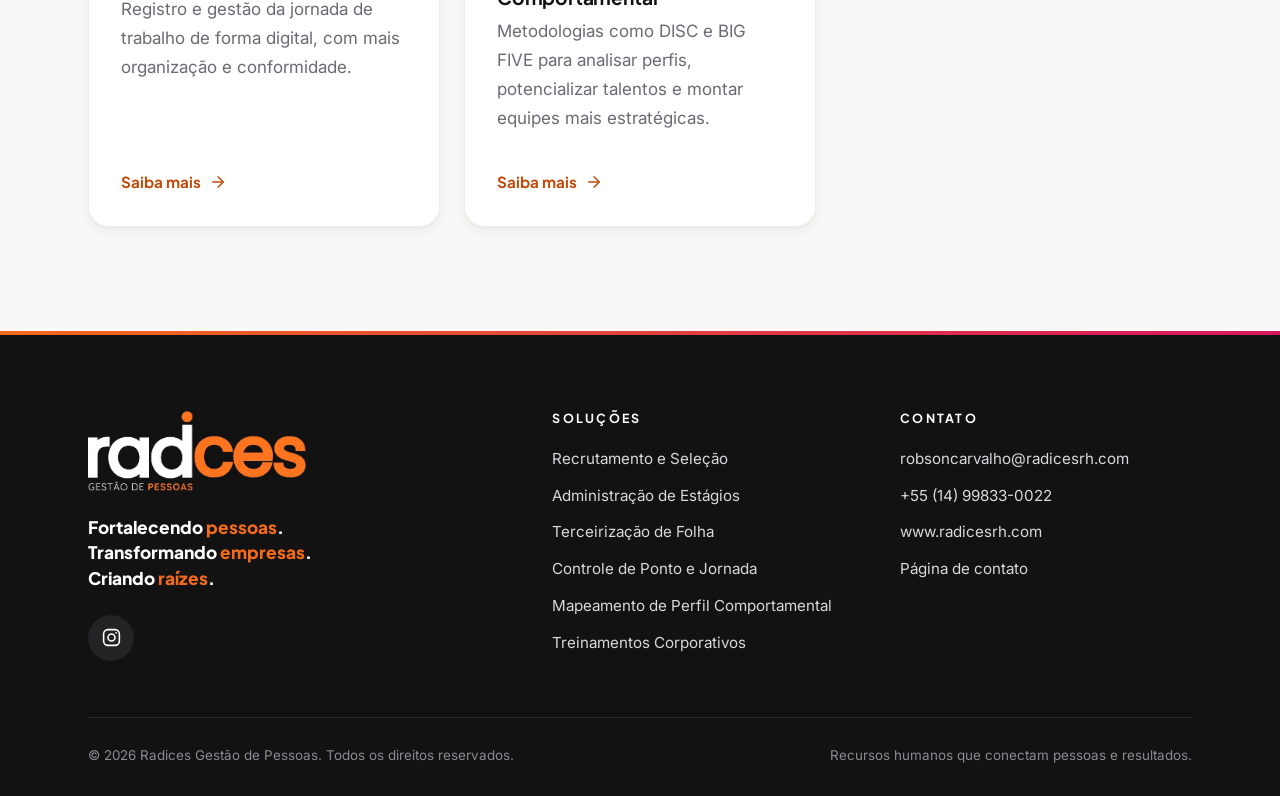
<file: treinamentos.html>
<!doctype html>
<html lang="pt-BR">
<head>
<meta charset="utf-8">
<meta name="viewport" content="width=device-width, initial-scale=1">
<title>Treinamentos Corporativos | Radices Gestão de Pessoas</title>
<meta name="description" content="Treinamentos corporativos de liderança, comercial e desenvolvimento de equipes, sob medida para os desafios de cada empresa.">
<meta property="og:title" content="Treinamentos Corporativos | Radices Gestão de Pessoas">
<meta property="og:description" content="Treinamentos corporativos de liderança, comercial e desenvolvimento de equipes, sob medida para os desafios de cada empresa.">
<meta property="og:type" content="website">
<meta property="og:site_name" content="Radices Gestão de Pessoas">
<meta property="og:locale" content="pt_BR">
<meta property="og:url" content="https://www.radicesrh.com/treinamentos.html">
<meta property="og:image" content="https://www.radicesrh.com/img/og-radices-logo.jpg">
<meta property="og:image:type" content="image/jpeg">
<meta property="og:image:width" content="1200">
<meta property="og:image:height" content="630">
<meta property="og:image:alt" content="Logo da Radices Gestão de Pessoas">
<meta name="twitter:card" content="summary_large_image">
<meta name="twitter:title" content="Treinamentos Corporativos | Radices Gestão de Pessoas">
<meta name="twitter:description" content="Treinamentos corporativos de liderança, comercial e desenvolvimento de equipes, sob medida para os desafios de cada empresa.">
<meta name="twitter:image" content="https://www.radicesrh.com/img/og-radices-logo.jpg">
<link rel="canonical" href="https://www.radicesrh.com/treinamentos.html">
<meta name="theme-color" content="#f26a1b">
<script>document.documentElement.className+=" js"</script>
<link rel="icon" href="img/favicon.png">
<link rel="apple-touch-icon" href="img/apple-touch-icon.png">
<link rel="preconnect" href="https://fonts.googleapis.com">
<link rel="preconnect" href="https://fonts.gstatic.com" crossorigin>
<link href="https://fonts.googleapis.com/css2?family=Inter:wght@400;500;600&family=Plus+Jakarta+Sans:wght@600;700;800&display=swap" rel="stylesheet">
<link rel="stylesheet" href="css/style.css">
</head>
<body>
<a class="skip" href="#conteudo">Pular para o conteúdo</a>
<header class="topo">
  <div class="container">
    <a class="logo" href="index.html" aria-label="Radices Gestão de Pessoas, página inicial"><img src="img/logo-radices.png" alt="Radices Gestão de Pessoas" width="131" height="48"></a>
    <button class="menu-btn" type="button" aria-expanded="false" aria-controls="nav" aria-label="Abrir menu"><svg viewBox="0 0 24 24" fill="none" stroke="currentColor" stroke-width="1.9" stroke-linecap="round" stroke-linejoin="round" aria-hidden="true"><path d="M4 6h16M4 12h16M4 18h16"/></svg></button>
    <nav class="nav" id="nav" aria-label="Principal">
      <ul class="menu">
        <li><a href="index.html">Início</a></li>
        <li><a href="index.html#quem-somos">Quem somos</a></li>
        <li class="tem-sub">
          <button class="sub-toggle" type="button" aria-expanded="false">Soluções <svg viewBox="0 0 24 24" fill="none" stroke="currentColor" stroke-width="1.9" stroke-linecap="round" stroke-linejoin="round" aria-hidden="true"><path d="m6 9 6 6 6-6"/></svg></button>
          <ul class="submenu"><li><a href="recrutamento-e-selecao.html">Recrutamento e Seleção</a></li><li><a href="administracao-de-estagios.html">Administração de Estágios</a></li><li><a href="terceirizacao-de-folha.html">Terceirização de Folha</a></li><li><a href="controle-de-ponto.html">Controle de Ponto e Jornada</a></li><li><a href="perfil-comportamental.html">Mapeamento de Perfil Comportamental</a></li><li><a href="treinamentos.html" aria-current="page">Treinamentos Corporativos</a></li></ul>
        </li>
        <li><a class="link-vagas" href="vagas/">Vagas </a></li>
        <li><a class="cta-menu" href="contato.html">Fale conosco</a></li>
      </ul>
    </nav>
  </div>
</header>
<main id="conteudo">
<section class="pagina-topo">
  <div class="container">
    <div>
      <p class="trilha"><a href="index.html">Início</a> / Soluções</p>
      <span class="sobretitulo">Treinamentos corporativos</span>
      <h1>Desenvolvemos pessoas para transformar resultados.</h1>
      <p class="lead">Empresas crescem quando suas pessoas crescem. Nossos treinamentos são direcionados às necessidades reais de cada negócio e trabalham competências que impactam o desempenho, a produtividade, o relacionamento e os resultados das equipes.</p>
      <div class="botoes">
        <a class="btn btn-primario" href="contato.html">Solicitar uma conversa <svg viewBox="0 0 24 24" fill="none" stroke="currentColor" stroke-width="1.9" stroke-linecap="round" stroke-linejoin="round" aria-hidden="true"><path d="M5 12h14"/><path d="m12 5 7 7-7 7"/></svg></a>
      </div>
    </div>
    <div><img src="img/treinamento.jpg" alt="Duas pessoas conversando em reunião de desenvolvimento" loading="eager"></div>
  </div>
</section>
<section class="secao">
  <div class="container">
    <span class="sobretitulo">Áreas de treinamento</span>
    <h2>Liderança, comercial e equipes</h2>
    <div class="traco"></div>
    <div class="grade g3"><div class="cartao"><span class="icone"><svg viewBox="0 0 24 24" fill="none" stroke="currentColor" stroke-width="1.9" stroke-linecap="round" stroke-linejoin="round" aria-hidden="true"><path d="m12 2 3.1 6.3 6.9 1-5 4.9 1.2 6.8L12 17.8 5.8 21l1.2-6.8-5-4.9 6.9-1z"/></svg></span><h3>Liderança</h3><p>Líderes mais preparados para conduzir pessoas, comunicar com clareza, dar feedbacks, administrar conflitos, delegar, engajar equipes e acompanhar resultados, equilibrando pessoas, processos e performance.</p></div><div class="cartao"><span class="icone"><svg viewBox="0 0 24 24" fill="none" stroke="currentColor" stroke-width="1.9" stroke-linecap="round" stroke-linejoin="round" aria-hidden="true"><path d="m22 7-8.5 8.5-5-5L2 17"/><path d="M16 7h6v6"/></svg></span><h3>Comercial</h3><p>Postura comercial, comunicação, atendimento, negociação, abordagem, identificação das necessidades do cliente, contorno de objeções, técnicas de vendas, fidelização e fechamento.</p></div><div class="cartao"><span class="icone"><svg viewBox="0 0 24 24" fill="none" stroke="currentColor" stroke-width="1.9" stroke-linecap="round" stroke-linejoin="round" aria-hidden="true"><path d="M16 21v-2a4 4 0 0 0-4-4H6a4 4 0 0 0-4 4v2"/><circle cx="9" cy="7" r="4"/><path d="M22 21v-2a4 4 0 0 0-3-3.87"/><path d="M16 3.13a4 4 0 0 1 0 7.75"/></svg></span><h3>Desenvolvimento de equipes</h3><p>Times mais integrados, colaborativos e produtivos, com comunicação, relacionamento interpessoal, trabalho em equipe, inteligência emocional, comprometimento, gestão de conflitos e cultura organizacional.</p></div></div>
  </div>
</section>

<section class="secao suave">
  <div class="container grade g2">
    <div class="cartao"><span class="icone claro"><svg viewBox="0 0 24 24" fill="none" stroke="currentColor" stroke-width="1.9" stroke-linecap="round" stroke-linejoin="round" aria-hidden="true"><circle cx="12" cy="12" r="3"/><path d="M19.4 15a1.7 1.7 0 0 0 .3 1.8l.1.1a2 2 0 1 1-2.8 2.8l-.1-.1a1.7 1.7 0 0 0-1.8-.3 1.7 1.7 0 0 0-1 1.5V21a2 2 0 1 1-4 0v-.1a1.7 1.7 0 0 0-1.1-1.5 1.7 1.7 0 0 0-1.8.3l-.1.1a2 2 0 1 1-2.8-2.8l.1-.1a1.7 1.7 0 0 0 .3-1.8 1.7 1.7 0 0 0-1.5-1H3a2 2 0 1 1 0-4h.1a1.7 1.7 0 0 0 1.5-1.1 1.7 1.7 0 0 0-.3-1.8l-.1-.1a2 2 0 1 1 2.8-2.8l.1.1a1.7 1.7 0 0 0 1.8.3H9a1.7 1.7 0 0 0 1-1.5V3a2 2 0 1 1 4 0v.1a1.7 1.7 0 0 0 1 1.5 1.7 1.7 0 0 0 1.8-.3l.1-.1a2 2 0 1 1 2.8 2.8l-.1.1a1.7 1.7 0 0 0-.3 1.8V9a1.7 1.7 0 0 0 1.5 1H21a2 2 0 1 1 0 4h-.1a1.7 1.7 0 0 0-1.5 1z"/></svg></span><h3>Treinamentos sob medida</h3><p>Cada empresa tem uma realidade diferente. Por isso, nossos treinamentos podem ser personalizados de acordo com os desafios, objetivos e necessidades identificados na organização, tornando o desenvolvimento mais direcionado e aplicável.</p></div>
    <div class="cartao"><span class="icone claro"><svg viewBox="0 0 24 24" fill="none" stroke="currentColor" stroke-width="1.9" stroke-linecap="round" stroke-linejoin="round" aria-hidden="true"><path d="M3 3v18h18"/><path d="M7 16v-4M12 16V8M17 16v-6"/></svg></span><h3>Ferramentas para gerar resultados</h3><p>Podemos usar os resultados do <a href="perfil-comportamental.html">Mapeamento de Perfil Comportamental DISC e BIG FIVE</a> como apoio para identificar características da equipe e direcionar as ações de desenvolvimento.</p></div>
  </div>
  <div class="container"><div class="destaque">Conhecimento que gera mudança. <span class="laranja">Desenvolvimento que gera resultado.</span></div></div>
</section>
<section class="faixa">
  <div class="container">
    <div>
      <h2>Qual desafio a sua equipe precisa vencer?</h2>
      <p>Montamos o treinamento a partir da realidade da sua empresa.</p>
    </div>
    <div class="botoes" style="margin-top:0">
      <a class="btn btn-claro" href="contato.html">Fale conosco <svg viewBox="0 0 24 24" fill="none" stroke="currentColor" stroke-width="1.9" stroke-linecap="round" stroke-linejoin="round" aria-hidden="true"><path d="M5 12h14"/><path d="m12 5 7 7-7 7"/></svg></a>
      <a class="btn btn-contorno" href="https://wa.me/5514998330022?text=Ol%C3%A1%21%20Vim%20pelo%20site%20da%20Radices%20e%20gostaria%20de%20falar%20sobre%20treinamentos%20corporativos." target="_blank" rel="noopener">WhatsApp</a>
    </div>
  </div>
</section><section class="secao suave">
  <div class="container">
    <span class="sobretitulo">Outras soluções</span>
    <h2>Conheça também</h2>
    <div class="traco"></div>
    <div class="grade g3"><a class="cartao servico-card" href="recrutamento-e-selecao.html"><span class="icone claro"><svg viewBox="0 0 24 24" fill="none" stroke="currentColor" stroke-width="1.9" stroke-linecap="round" stroke-linejoin="round" aria-hidden="true"><circle cx="11" cy="11" r="7"/><path d="m21 21-4.3-4.3"/></svg></span><h3>Recrutamento e Seleção</h3><p>Conectamos empresas a profissionais alinhados à cultura, aos valores e às necessidades do negócio.</p><span class="saiba">Saiba mais <svg viewBox="0 0 24 24" fill="none" stroke="currentColor" stroke-width="1.9" stroke-linecap="round" stroke-linejoin="round" aria-hidden="true"><path d="M5 12h14"/><path d="m12 5 7 7-7 7"/></svg></span></a><a class="cartao servico-card" href="administracao-de-estagios.html"><span class="icone claro"><svg viewBox="0 0 24 24" fill="none" stroke="currentColor" stroke-width="1.9" stroke-linecap="round" stroke-linejoin="round" aria-hidden="true"><path d="M22 10 12 5 2 10l10 5 10-5z"/><path d="M6 12v5c3 3 9 3 12 0v-5"/></svg></span><h3>Administração de Estágios</h3><p>Cuidamos de todo o processo, da contratação ao acompanhamento, com segurança para empresa e estagiários.</p><span class="saiba">Saiba mais <svg viewBox="0 0 24 24" fill="none" stroke="currentColor" stroke-width="1.9" stroke-linecap="round" stroke-linejoin="round" aria-hidden="true"><path d="M5 12h14"/><path d="m12 5 7 7-7 7"/></svg></span></a><a class="cartao servico-card" href="terceirizacao-de-folha.html"><span class="icone claro"><svg viewBox="0 0 24 24" fill="none" stroke="currentColor" stroke-width="1.9" stroke-linecap="round" stroke-linejoin="round" aria-hidden="true"><path d="M14 2H6a2 2 0 0 0-2 2v16a2 2 0 0 0 2 2h12a2 2 0 0 0 2-2V8z"/><path d="M14 2v6h6"/><path d="M8 13h8M8 17h5"/></svg></span><h3>Terceirização de Folha</h3><p>Mais praticidade e segurança na folha de pagamento, com processos eficientes e em conformidade com a legislação.</p><span class="saiba">Saiba mais <svg viewBox="0 0 24 24" fill="none" stroke="currentColor" stroke-width="1.9" stroke-linecap="round" stroke-linejoin="round" aria-hidden="true"><path d="M5 12h14"/><path d="m12 5 7 7-7 7"/></svg></span></a><a class="cartao servico-card" href="controle-de-ponto.html"><span class="icone claro"><svg viewBox="0 0 24 24" fill="none" stroke="currentColor" stroke-width="1.9" stroke-linecap="round" stroke-linejoin="round" aria-hidden="true"><circle cx="12" cy="12" r="10"/><path d="M12 6v6l4 2"/></svg></span><h3>Controle de Ponto e Jornada</h3><p>Registro e gestão da jornada de trabalho de forma digital, com mais organização e conformidade.</p><span class="saiba">Saiba mais <svg viewBox="0 0 24 24" fill="none" stroke="currentColor" stroke-width="1.9" stroke-linecap="round" stroke-linejoin="round" aria-hidden="true"><path d="M5 12h14"/><path d="m12 5 7 7-7 7"/></svg></span></a><a class="cartao servico-card" href="perfil-comportamental.html"><span class="icone claro"><svg viewBox="0 0 24 24" fill="none" stroke="currentColor" stroke-width="1.9" stroke-linecap="round" stroke-linejoin="round" aria-hidden="true"><path d="M3 3v18h18"/><path d="M7 16v-4M12 16V8M17 16v-6"/></svg></span><h3>Mapeamento de Perfil Comportamental</h3><p>Metodologias como DISC e BIG FIVE para analisar perfis, potencializar talentos e montar equipes mais estratégicas.</p><span class="saiba">Saiba mais <svg viewBox="0 0 24 24" fill="none" stroke="currentColor" stroke-width="1.9" stroke-linecap="round" stroke-linejoin="round" aria-hidden="true"><path d="M5 12h14"/><path d="m12 5 7 7-7 7"/></svg></span></a></div>
  </div>
</section>
</main>
<footer class="rodape">
  <div class="container">
    <div class="cols">
      <div>
        <img src="img/logo-radices-branco.png" alt="Radices Gestão de Pessoas" width="141" height="52">
        <p class="slogan">Fortalecendo <span>pessoas</span>.<br>Transformando <span>empresas</span>.<br>Criando <span>raízes</span>.</p>
        <div class="redes" aria-label="Redes sociais">
          <a class="rede" href="https://www.instagram.com/radices.rh/" target="_blank" rel="noopener" aria-label="Instagram da Radices"><svg viewBox="0 0 24 24" fill="none" stroke="currentColor" stroke-width="1.8" stroke-linecap="round" stroke-linejoin="round" aria-hidden="true"><rect x="3" y="3" width="18" height="18" rx="5"/><circle cx="12" cy="12" r="4"/><circle cx="17.3" cy="6.7" r="1" fill="currentColor" stroke="none"/></svg></a>
        </div>
      </div>
      <div>
        <h4>Soluções</h4>
        <ul><li><a href="recrutamento-e-selecao.html">Recrutamento e Seleção</a></li><li><a href="administracao-de-estagios.html">Administração de Estágios</a></li><li><a href="terceirizacao-de-folha.html">Terceirização de Folha</a></li><li><a href="controle-de-ponto.html">Controle de Ponto e Jornada</a></li><li><a href="perfil-comportamental.html">Mapeamento de Perfil Comportamental</a></li><li><a href="treinamentos.html">Treinamentos Corporativos</a></li></ul>
      </div>
      <div>
        <h4>Contato</h4>
        <ul>
          <li><a href="mailto:robsoncarvalho@radicesrh.com">robsoncarvalho@radicesrh.com</a></li>
          <li><a href="https://wa.me/5514998330022?text=Ol%C3%A1%21%20Vim%20pelo%20site%20da%20Radices%20e%20gostaria%20de%20conversar%20sobre%20os%20servi%C3%A7os." target="_blank" rel="noopener">+55 (14) 99833-0022</a></li>
          <li><a href="https://www.radicesrh.com">www.radicesrh.com</a></li>
          <li><a href="contato.html">Página de contato</a></li>
        </ul>
      </div>
    </div>
    <div class="base">
      <span>© <span data-ano>2026</span> Radices Gestão de Pessoas. Todos os direitos reservados.</span>
      <span>Recursos humanos que conectam pessoas e resultados.</span>
    </div>
  </div>
</footer>
<a class="whats" href="https://wa.me/5514998330022?text=Ol%C3%A1%21%20Vim%20pelo%20site%20da%20Radices%20e%20gostaria%20de%20conversar%20sobre%20os%20servi%C3%A7os." target="_blank" rel="noopener" aria-label="Conversar pelo WhatsApp"><svg viewBox="0 0 24 24" fill="currentColor" aria-hidden="true"><path d="M12 2a10 10 0 0 0-8.6 15.1L2 22l5-1.3A10 10 0 1 0 12 2zm0 18.2a8.2 8.2 0 0 1-4.2-1.2l-.3-.2-3 .8.8-2.9-.2-.3A8.2 8.2 0 1 1 12 20.2zm4.5-6.1c-.2-.1-1.5-.7-1.7-.8s-.4-.1-.6.1-.7.8-.8 1-.3.2-.5.1a6.7 6.7 0 0 1-3.3-2.9c-.3-.4.2-.4.7-1.4.1-.2 0-.3 0-.4l-.8-1.8c-.2-.5-.4-.4-.6-.4h-.5a1 1 0 0 0-.7.3 3 3 0 0 0-.9 2.2 5.2 5.2 0 0 0 1.1 2.7 11.9 11.9 0 0 0 4.5 4c1.7.7 2.4.8 3.2.6a2.8 2.8 0 0 0 1.8-1.3 2.3 2.3 0 0 0 .2-1.3c-.1-.1-.3-.2-.5-.3z"/></svg></a>
<script src="js/main.js"></script>
</body>
</html>
</file>
<file: css/style.css>
/* ==========================================================
   Radices Gestão de Pessoas — folha de estilos (v2)
   ========================================================== */
:root {
  --laranja: #f26a1b;
  --laranja-escuro: #c24a08;
  --laranja-claro: #fff1e8;
  --laranja-medio: #ffd9c2;
  --rosa: #d6175f;
  --preto: #121212;
  --grafite: #1c1c1e;
  --texto: #34343a;
  --cinza: #6a6a73;
  --linha: #ebe8e5;
  --fundo: #ffffff;
  --fundo-suave: #faf8f6;
  --raio: 20px;
  --raio-g: 32px;
  --sombra-p: 0 1px 2px rgba(18,18,18,.04), 0 4px 14px rgba(18,18,18,.05);
  --sombra: 0 2px 4px rgba(18,18,18,.03), 0 14px 40px rgba(18,18,18,.08);
  --sombra-g: 0 30px 70px -20px rgba(18,18,18,.28);
  --max: 1160px;
  --titulo: "Plus Jakarta Sans", "Segoe UI", system-ui, sans-serif;
  --corpo: "Inter", "Segoe UI", system-ui, sans-serif;
}

*, *::before, *::after { box-sizing: border-box; }
html { scroll-behavior: smooth; scroll-padding-top: 90px; }
body {
  margin: 0; font-family: var(--corpo); font-size: 17px; line-height: 1.7;
  color: var(--texto); background: var(--fundo); -webkit-font-smoothing: antialiased; text-rendering: optimizeLegibility;
}
img { max-width: 100%; height: auto; display: block; }
a { color: var(--laranja-escuro); text-underline-offset: 3px; }
a:hover { color: var(--preto); }
h1, h2, h3, h4 { font-family: var(--titulo); color: var(--preto); line-height: 1.15; margin: 0 0 .55em; }
h1 { font-size: clamp(2.2rem, 4.8vw, 3.7rem); font-weight: 800; letter-spacing: -0.03em; }
h2 { font-size: clamp(1.75rem, 3.2vw, 2.55rem); font-weight: 800; letter-spacing: -0.025em; }
h3 { font-size: 1.14rem; font-weight: 700; letter-spacing: -0.01em; }
p { margin: 0 0 1.05em; }
::selection { background: var(--laranja-medio); color: var(--preto); }
.laranja { color: var(--laranja); }
.container { width: 100%; max-width: var(--max); margin: 0 auto; padding: 0 28px; }
.secao { padding: 104px 0; }
.secao.suave { background: var(--fundo-suave); }

.sobretitulo {
  display: inline-flex; align-items: center; gap: 10px;
  font-family: var(--titulo); font-size: .76rem; font-weight: 700; letter-spacing: .16em; text-transform: uppercase;
  color: var(--laranja-escuro); margin-bottom: 18px;
}
.sobretitulo::before { content: ""; width: 26px; height: 2px; background: var(--laranja); border-radius: 2px; }
.traco { display: none; }
h2 + .traco + p, h2 + p { margin-top: 18px; }
.lead { font-size: 1.14rem; color: var(--cinza); max-width: 700px; line-height: 1.7; }
.skip { position: absolute; left: -999px; top: 8px; background: var(--preto); color: #fff; padding: 10px 16px; border-radius: 8px; z-index: 100; }
.skip:focus { left: 8px; color: #fff; }
.secao > .container > .lead { margin-bottom: 48px; }
.secao > .container > h2 + .traco + .grade, .secao > .container > h2 + .traco + .lead { margin-top: 0; }
.secao > .container > h2 { margin-bottom: 22px; }
.secao > .container > h2 + .traco + .grade { margin-top: 44px; }

/* Botões */
.btn {
  display: inline-flex; align-items: center; justify-content: center; gap: 10px;
  font-family: var(--titulo); font-weight: 700; font-size: .98rem; letter-spacing: -0.005em;
  padding: 15px 28px; border-radius: 999px; text-decoration: none; min-height: 52px; cursor: pointer;
  transition: transform .2s ease, background .2s ease, color .2s ease, box-shadow .2s ease, border-color .2s ease;
}
.btn svg { width: 19px; height: 19px; transition: transform .2s; }
.btn:hover svg { transform: translateX(3px); }
.btn-primario { background: var(--laranja); color: #1a0d04; box-shadow: 0 8px 22px -8px rgba(242,106,27,.7); }
.btn-primario:hover { background: var(--preto); color: #fff; transform: translateY(-2px); box-shadow: 0 12px 26px -10px rgba(18,18,18,.5); }
.btn-contorno { border: 1.5px solid rgba(18,18,18,.25); color: var(--preto); background: transparent; }
.btn-contorno:hover { background: var(--preto); border-color: var(--preto); color: #fff; }
.btn-claro { background: #fff; color: var(--preto); box-shadow: 0 10px 26px -12px rgba(0,0,0,.45); }
.btn-claro:hover { background: var(--preto); color: #fff; transform: translateY(-2px); }
.botoes { display: flex; flex-wrap: wrap; gap: 14px; margin-top: 34px; }

/* Cabeçalho */
.topo { position: sticky; top: 0; z-index: 50; background: rgba(255,255,255,.88); backdrop-filter: saturate(1.6) blur(14px); -webkit-backdrop-filter: saturate(1.6) blur(14px); border-bottom: 1px solid transparent; transition: border-color .25s, box-shadow .25s; }
.topo.rolou { border-bottom-color: var(--linha); box-shadow: 0 6px 24px -14px rgba(18,18,18,.25); }
.topo .container { display: flex; align-items: center; justify-content: space-between; gap: 20px; min-height: 104px; transition: min-height .25s ease; }
.topo.rolou .container { min-height: 84px; }
.logo { display: inline-flex; align-items: center; }
.logo img { height: 72px; width: auto; transition: height .25s ease; }
.topo.rolou .logo img { height: 58px; }
.menu { display: flex; align-items: center; gap: 4px; list-style: none; margin: 0; padding: 0; }
.menu > li { position: relative; }
.menu a, .menu button.sub-toggle {
  font-family: var(--titulo); font-weight: 600; font-size: .93rem; color: var(--grafite); text-decoration: none;
  padding: 10px 15px; border-radius: 999px; display: inline-flex; align-items: center; gap: 6px; background: none; border: 0; cursor: pointer; min-height: 44px;
  transition: background .2s, color .2s;
}
.menu a:hover, .menu button.sub-toggle:hover { color: var(--laranja-escuro); background: var(--laranja-claro); }
.menu a[aria-current="page"] { color: var(--laranja-escuro); }
.menu .cta-menu { background: var(--preto); color: #fff; padding: 11px 24px; margin-left: 10px; }
.menu .cta-menu:hover { background: var(--laranja); color: #1a0d04; }
.menu .cta-menu[aria-current="page"] { background: var(--laranja); color: #1a0d04; }
.sub-toggle svg { width: 15px; height: 15px; transition: transform .2s; }
.submenu {
  position: absolute; top: calc(100% + 10px); left: 50%; transform: translateX(-50%) translateY(6px);
  background: #fff; border: 1px solid var(--linha); border-radius: 20px; box-shadow: var(--sombra);
  list-style: none; margin: 0; padding: 10px; min-width: 320px; visibility: hidden; opacity: 0; transition: opacity .18s, transform .18s, visibility .18s;
}
.submenu a { display: flex; width: 100%; padding: 12px 16px; border-radius: 12px; font-weight: 600; }
.tem-sub.aberto .submenu { visibility: visible; opacity: 1; transform: translateX(-50%) translateY(0); }
.tem-sub.aberto .sub-toggle svg { transform: rotate(180deg); }
.menu-btn { display: none; background: none; border: 0; cursor: pointer; width: 48px; height: 48px; border-radius: 14px; color: var(--preto); }
.menu-btn:hover { background: var(--laranja-claro); }
.menu-btn svg { width: 26px; height: 26px; }

@media (max-width: 960px) {
  .menu-btn { display: inline-flex; align-items: center; justify-content: center; }
  .nav { position: absolute; top: 100%; left: 0; right: 0; background: #fff; border-bottom: 1px solid var(--linha); box-shadow: var(--sombra); display: none; max-height: calc(100vh - 90px); overflow-y: auto; }
  .nav.aberto { display: block; }
  .menu { flex-direction: column; align-items: stretch; padding: 12px 28px 28px; gap: 2px; }
  .menu a, .menu button.sub-toggle { width: 100%; justify-content: space-between; border-radius: 12px; }
  .submenu { position: static; transform: none !important; box-shadow: none; border: 0; padding: 0 0 0 12px; min-width: 0; display: none; visibility: visible; opacity: 1; }
  .tem-sub.aberto .submenu { display: block; }
  .menu .cta-menu { margin: 12px 0 0; justify-content: center; }
}

/* Hero da home */
.hero { position: relative; overflow: hidden; padding: 80px 0 112px; background:
  radial-gradient(900px 500px at 105% -10%, rgba(242,106,27,.17), transparent 60%),
  radial-gradient(600px 400px at -10% 110%, rgba(214,23,95,.07), transparent 60%),
  linear-gradient(180deg, #fffaf6 0%, #fff 100%); }
.hero .container { display: grid; grid-template-columns: minmax(0, 1fr) minmax(0, 1.05fr); gap: 72px; align-items: center; position: relative; }
.hero .sobretitulo { background: #fff; border: 1px solid var(--laranja-medio); padding: 8px 16px; border-radius: 999px; letter-spacing: .12em; box-shadow: var(--sombra-p); }
.hero .sobretitulo::before { width: 8px; height: 8px; border-radius: 50%; }
.hero h1 { margin-bottom: 24px; }
.hero h1 .laranja { display: block; }
.hero .lead { font-size: 1.18rem; }
.hero-foto { position: relative; }
.hero-foto::before { content: ""; position: absolute; inset: 28px -22px -22px 28px; border-radius: 44px; background: linear-gradient(135deg, var(--laranja), #ff9a5c); z-index: 0; opacity: .9; }
.hero-foto img { position: relative; z-index: 1; border-radius: 44px; box-shadow: var(--sombra-g); aspect-ratio: 4/3.2; object-fit: cover; width: 100%; }
.selo {
  position: absolute; z-index: 2; left: -28px; bottom: 34px; background: rgba(18,18,18,.92); backdrop-filter: blur(8px); color: #fff;
  border-radius: 18px; padding: 16px 22px; font-family: var(--titulo); font-weight: 700; font-size: 1.02rem; line-height: 1.35; box-shadow: var(--sombra-g);
  border-left: 4px solid var(--laranja);
}
.selo span { color: var(--laranja); display: block; font-size: .7rem; letter-spacing: .16em; text-transform: uppercase; margin-bottom: 2px; }
@media (max-width: 900px) {
  .hero { padding: 56px 0 84px; }
  .hero .container { grid-template-columns: 1fr; gap: 56px; }
  .hero-foto::before { inset: 18px -10px -14px 18px; }
  .selo { left: 14px; bottom: 22px; }
}

/* Topo das páginas de serviço */
.pagina-topo { position: relative; overflow: hidden; color: #d9d9de; padding: 88px 0 96px; background:
  radial-gradient(700px 420px at 100% 0%, rgba(242,106,27,.38), transparent 62%),
  radial-gradient(500px 300px at 0% 100%, rgba(214,23,95,.16), transparent 65%),
  linear-gradient(160deg, #1d1d20 0%, #101011 100%); }
.pagina-topo::after { content: ""; position: absolute; inset: 0; background-image: radial-gradient(rgba(255,255,255,.07) 1px, transparent 1px); background-size: 26px 26px; mask-image: linear-gradient(90deg, transparent 35%, #000); -webkit-mask-image: linear-gradient(90deg, transparent 35%, #000); pointer-events: none; }
.pagina-topo .container { position: relative; z-index: 1; display: grid; grid-template-columns: minmax(0, 1.2fr) minmax(0, .9fr); gap: 64px; align-items: center; }
.pagina-topo h1 { color: #fff; font-size: clamp(2rem, 4vw, 3.05rem); }
.pagina-topo .lead { color: #c9c9d0; }
.pagina-topo .sobretitulo { color: #ff9a5c; }
.pagina-topo img { border-radius: 28px; aspect-ratio: 4/3.2; object-fit: cover; width: 100%; box-shadow: 0 30px 60px -20px rgba(0,0,0,.65); outline: 1px solid rgba(255,255,255,.1); outline-offset: -1px; }
.pagina-topo img[src*="folha"] { object-position: center 25%; }
.pagina-topo .img-contida { object-fit: contain; aspect-ratio: auto; background: #fff; padding: 22px; border-radius: 28px; }
.trilha { display: block; width: fit-content; font-size: .85rem; margin-bottom: 26px; color: #b5b5bd; padding: 6px 14px; border-radius: 999px; background: rgba(255,255,255,.07); }
.trilha a { color: #fff; text-decoration: none; }
.trilha a:hover { color: var(--laranja); }
@media (max-width: 860px) { .pagina-topo .container { grid-template-columns: 1fr; gap: 44px; } .pagina-topo { padding: 60px 0 68px; } }

/* Grades e cartões */
.grade { display: grid; gap: 24px; }
.g2 { grid-template-columns: repeat(2, minmax(0, 1fr)); }
.g3 { grid-template-columns: repeat(3, minmax(0, 1fr)); }
@media (max-width: 960px) { .g3 { grid-template-columns: repeat(2, minmax(0, 1fr)); } }
@media (max-width: 680px) { .g2, .g3 { grid-template-columns: 1fr; } }

.cartao { background: #fff; border: 1px solid var(--linha); border-radius: var(--raio); padding: 32px; box-shadow: var(--sombra-p); transition: transform .25s ease, box-shadow .25s ease, border-color .25s ease; }
.secao.suave .cartao { border-color: #f0ece8; }
.cartao p:last-child { margin-bottom: 0; }
.cartao p { color: var(--cinza); }
.cartao h3 { margin-bottom: .45em; }
.icone {
  width: 54px; height: 54px; border-radius: 16px; display: inline-flex; align-items: center; justify-content: center;
  background: var(--laranja-claro); color: var(--laranja-escuro); margin-bottom: 22px; flex: none; transition: background .25s, color .25s, transform .25s;
}
.icone svg { width: 26px; height: 26px; }
.icone.claro { background: var(--laranja-claro); color: var(--laranja-escuro); }

.servico-card { display: flex; flex-direction: column; text-decoration: none; color: var(--texto); position: relative; overflow: hidden; }
.servico-card::after { content: ""; position: absolute; left: 0; right: 0; bottom: 0; height: 3px; background: linear-gradient(90deg, var(--laranja), var(--rosa)); transform: scaleX(0); transform-origin: left; transition: transform .3s ease; }
.servico-card:hover { transform: translateY(-6px); box-shadow: var(--sombra); border-color: var(--laranja-medio); color: var(--texto); }
.servico-card:hover::after { transform: scaleX(1); }
.servico-card:hover .icone { background: var(--laranja); color: #fff; transform: rotate(-4deg) scale(1.04); }
.servico-card h3 { color: var(--preto); font-size: 1.2rem; }
.servico-card .saiba { margin-top: auto; padding-top: 18px; font-family: var(--titulo); font-weight: 700; font-size: .95rem; color: var(--laranja-escuro); display: inline-flex; align-items: center; gap: 8px; }
.servico-card .saiba svg { width: 18px; height: 18px; transition: transform .2s; }
.servico-card:hover .saiba svg { transform: translateX(5px); }

/* Duas colunas */
.duas-col { display: grid; grid-template-columns: minmax(0, 1.05fr) minmax(0, .95fr); gap: 80px; align-items: center; }
.duas-col.inverte { grid-template-columns: minmax(0, .95fr) minmax(0, 1.05fr); }
.duas-col .foto { position: relative; max-width: 520px; width: 100%; justify-self: center; }
.duas-col .foto::before { content: ""; position: absolute; inset: -16px 16px 16px -16px; border-radius: 36px; border: 2px solid var(--laranja-medio); z-index: 0; }
.duas-col.inverte .foto::before { inset: -16px -16px 16px 16px; }
.duas-col .foto img { position: relative; z-index: 1; border-radius: 32px; width: 100%; object-fit: cover; box-shadow: var(--sombra); aspect-ratio: 4/4.4; }
.duas-col > div > p { color: var(--cinza); }
.duas-col > div > p strong { color: var(--preto); }
@media (max-width: 860px) { .duas-col, .duas-col.inverte { grid-template-columns: 1fr; gap: 56px; } .duas-col .foto { max-width: 440px; } }

.destaque {
  position: relative; background: var(--laranja-claro); border-radius: 18px; border: 1px solid var(--laranja-medio);
  padding: 22px 26px 22px 30px; margin-top: 30px; font-family: var(--titulo); font-weight: 700; color: var(--preto); font-size: 1.08rem; line-height: 1.45;
}
.destaque::before { content: ""; position: absolute; left: 0; top: 18px; bottom: 18px; width: 4px; border-radius: 4px; background: var(--laranja); }
.destaque small { display: block; font-family: var(--corpo); font-weight: 400; color: var(--cinza); font-size: .96rem; margin-top: 6px; }

/* Identidade */
.identidade { text-align: left; }
.identidade .cartao h3 { color: var(--preto); font-size: 1.45rem; }
.identidade .cartao { padding: 36px; }
.valores { list-style: none; padding: 0; margin: 0; display: grid; gap: 12px; }
.valores li { color: var(--cinza); font-size: .97rem; line-height: 1.55; padding-left: 20px; position: relative; }
.valores li::before { content: ""; position: absolute; left: 0; top: .6em; width: 8px; height: 8px; border-radius: 50%; background: var(--laranja); }
.valores li strong { color: var(--preto); font-family: var(--titulo); }

/* Etapas numeradas */
.etapa { position: relative; padding: 32px 32px 32px 92px; }
.etapa .num {
  position: absolute; left: 28px; top: 30px; width: 46px; height: 46px; border-radius: 14px;
  display: flex; align-items: center; justify-content: center; font-family: var(--titulo); font-weight: 800; font-size: .95rem; color: #fff; background: var(--preto);
  transition: background .25s;
}
.etapa:hover .num { background: var(--laranja); color: #1a0d04; }
.etapa:nth-child(even) .num { background: var(--preto); }
.etapa:hover { transform: translateY(-3px); box-shadow: var(--sombra); }

/* Listas com ícone */
.lista-icones { display: grid; gap: 18px; }
.item-icone { display: flex; gap: 22px; align-items: flex-start; }
.item-icone .icone { margin-bottom: 0; }
.item-icone h3 { margin-bottom: 8px; }
.item-icone p { margin: 0; color: var(--cinza); font-size: .97rem; line-height: 1.65; }
.item-icone:hover { transform: translateY(-3px); box-shadow: var(--sombra); border-color: var(--laranja-medio); }
.item-icone:hover .icone { background: var(--laranja); color: #fff; }

.checks { list-style: none; padding: 0; margin: 0; display: grid; gap: 14px; }
.checks li { display: flex; gap: 12px; align-items: flex-start; }
.checks svg { width: 22px; height: 22px; color: var(--laranja); flex: none; margin-top: 3px; }

.pilulas { display: flex; flex-wrap: wrap; gap: 10px; margin: 16px 0 6px; }
.pilula { background: #fff; border: 1px solid var(--laranja-medio); color: var(--laranja-escuro); font-family: var(--titulo); font-weight: 700; padding: 8px 18px; border-radius: 999px; font-size: .9rem; }

.numeros { display: grid; grid-template-columns: repeat(2, minmax(0, 1fr)); gap: 16px; margin-top: 26px; }
.numero { background: var(--grafite); color: #c9c9d0; border-radius: 20px; padding: 24px; font-size: .92rem; line-height: 1.4; }
.numero strong { display: block; font-family: var(--titulo); font-size: 2.3rem; font-weight: 800; letter-spacing: -.03em; color: var(--laranja); line-height: 1.1; margin-bottom: 4px; }

.mais { display: grid; gap: 12px; margin-top: 8px; }
.mais li { list-style: none; }
.mais strong { color: var(--preto); font-family: var(--titulo); }
.mais ul { padding: 0; margin: 0; }

/* Faixa de chamada */
.faixa { background: linear-gradient(120deg, #f26a1b 0%, #ff8a3d 55%, #f26a1b 100%); position: relative; overflow: hidden; }
.faixa::before { content: ""; position: absolute; width: 460px; height: 460px; border-radius: 50%; background: rgba(255,255,255,.13); right: -120px; top: -230px; }
.faixa::after { content: ""; position: absolute; width: 260px; height: 260px; border-radius: 50%; background: rgba(18,18,18,.07); left: -90px; bottom: -150px; }
.faixa .container { position: relative; z-index: 1; display: flex; flex-wrap: wrap; align-items: center; justify-content: space-between; gap: 32px; padding-top: 76px; padding-bottom: 76px; }
.faixa h2 { color: var(--preto); margin: 0; max-width: 700px; }
.faixa p { color: #2a1406; margin: 12px 0 0; font-size: 1.1rem; max-width: 620px; }
.faixa .btn-contorno { border-color: rgba(18,18,18,.55); }

/* Contato */
.contato-grade { display: grid; grid-template-columns: minmax(0, .85fr) minmax(0, 1.15fr); gap: 56px; align-items: start; }
@media (max-width: 860px) { .contato-grade { grid-template-columns: 1fr; } }
.contato-grade .lista-icones { margin-top: 32px; gap: 14px; }
.canal { display: flex; align-items: center; gap: 18px; text-decoration: none; color: var(--texto); padding: 18px 20px; border-radius: 18px; border: 1px solid var(--linha); background: #fff; box-shadow: var(--sombra-p); transition: border-color .2s, transform .2s, box-shadow .2s; }
.canal:hover { border-color: var(--laranja); transform: translateY(-2px); box-shadow: var(--sombra); color: var(--texto); }
.canal:hover .icone { background: var(--laranja); color: #fff; }
.canal .icone { margin: 0; }
.canal small { display: block; color: var(--cinza); font-size: .74rem; text-transform: uppercase; letter-spacing: .12em; font-family: var(--titulo); font-weight: 700; }
.canal strong { font-family: var(--titulo); font-size: 1.04rem; color: var(--preto); word-break: break-word; }
.contato-grade > .cartao { padding: 40px; box-shadow: var(--sombra); }
.form { display: grid; gap: 20px; margin-top: 24px; }
.form .linha2 { display: grid; grid-template-columns: 1fr 1fr; gap: 20px; }
@media (max-width: 560px) { .form .linha2 { grid-template-columns: 1fr; } .contato-grade > .cartao { padding: 28px 22px; } }
.form label { display: block; font-family: var(--titulo); font-weight: 600; font-size: .88rem; color: var(--preto); margin-bottom: 8px; }
.form input, .form select, .form textarea {
  width: 100%; font: inherit; font-size: 1rem; padding: 14px 16px; border-radius: 14px; border: 1.5px solid #e4e0dc; background: var(--fundo-suave); color: var(--texto); min-height: 52px;
  transition: border-color .2s, background .2s, box-shadow .2s;
}
.form textarea { min-height: 140px; resize: vertical; }
.form input:hover, .form select:hover, .form textarea:hover { border-color: #cfc9c3; }
.form input:focus, .form select:focus, .form textarea:focus { outline: none; background: #fff; border-color: var(--laranja); box-shadow: 0 0 0 4px rgba(242,106,27,.16); }
.form .acoes { display: flex; flex-wrap: wrap; gap: 12px; }
.form button { cursor: pointer; font-family: var(--titulo); }
.form button.btn-primario { border: 0; }
.nota { font-size: .9rem; color: var(--cinza); }

/* Rodapé */
.rodape { background: var(--preto); color: #a7a7b0; padding: 80px 0 30px; font-size: .95rem; position: relative; }
.rodape::before { content: ""; position: absolute; left: 0; right: 0; top: 0; height: 4px; background: linear-gradient(90deg, var(--laranja), var(--rosa)); }
.rodape .container > .cols { display: grid; grid-template-columns: 1.4fr 1fr 1fr; gap: 56px; }
@media (max-width: 800px) { .rodape .container > .cols { grid-template-columns: 1fr; gap: 40px; } }
.rodape img { height: 80px; width: auto; margin-bottom: 24px; }
.rodape h4 { color: #fff; font-size: .78rem; letter-spacing: .18em; text-transform: uppercase; margin-bottom: 20px; }
.rodape ul { list-style: none; padding: 0; margin: 0; display: grid; gap: 11px; }
.rodape a { color: #d8d8de; text-decoration: none; transition: color .2s; }
.rodape a:hover { color: var(--laranja); }
.rodape .slogan { font-family: var(--titulo); font-weight: 800; color: #fff; line-height: 1.45; font-size: 1.08rem; }
.rodape .slogan span { color: var(--laranja); }
.rodape .base { border-top: 1px solid #2a2a2e; margin-top: 56px; padding-top: 26px; display: flex; flex-wrap: wrap; justify-content: space-between; gap: 10px; font-size: .84rem; color: #8a8a93; }

/* Vagas e redes sociais */
.menu a.link-vagas .ext { width: 14px; height: 14px; opacity: .6; }
.redes { display: flex; gap: 12px; margin-top: 24px; }
.rede { width: 46px; height: 46px; border-radius: 50%; display: inline-flex; align-items: center; justify-content: center; background: #232326; color: #fff !important; transition: background .2s, transform .2s, color .2s; }
.rede svg { width: 21px; height: 21px; }
.rede:hover { background: var(--laranja); color: #1a0d04 !important; transform: translateY(-3px); }

/* Página de vagas (janela em tela cheia) */
.so-leitor { position: absolute; width: 1px; height: 1px; overflow: hidden; clip: rect(0 0 0 0); white-space: nowrap; margin: 0; }
.vagas-tela { background: #fff; }
.vagas-frame { display: block; width: 100%; height: calc(100vh - 104px); height: calc(100dvh - 104px); min-height: 560px; border: 0; }
@media (max-width: 600px) { .vagas-frame { height: calc(100vh - 84px); height: calc(100dvh - 84px); } }

/* WhatsApp flutuante */
.whats {
  position: fixed; right: 22px; bottom: 22px; z-index: 60; width: 60px; height: 60px; border-radius: 50%;
  background: #1fa855; color: #fff; display: flex; align-items: center; justify-content: center; box-shadow: 0 12px 28px -6px rgba(31,168,85,.6);
  transition: transform .2s, background .2s;
}
.whats::before { content: ""; position: absolute; inset: 0; border-radius: 50%; border: 2px solid #1fa855; animation: pulso 2.6s ease-out infinite; }
.whats:hover { background: var(--preto); color: #fff; transform: scale(1.07); }
.whats svg { width: 30px; height: 30px; }
@keyframes pulso { 0% { transform: scale(1); opacity: .7; } 100% { transform: scale(1.55); opacity: 0; } }

/* Animações de entrada */
.js .rev { opacity: 0; transform: translateY(22px); transition: opacity .7s ease, transform .7s cubic-bezier(.2,.7,.2,1); }
.js .rev.ver { opacity: 1; transform: none; }

:focus-visible { outline: 3px solid var(--laranja); outline-offset: 3px; border-radius: 6px; }
@media (prefers-reduced-motion: reduce) {
  * { transition: none !important; animation: none !important; scroll-behavior: auto !important; }
  .js .rev { opacity: 1; transform: none; }
}
@media (max-width: 600px) {
  body { font-size: 16.5px; }
  .container { padding: 0 22px; }
  .topo .container { min-height: 84px; }
  .topo.rolou .container { min-height: 72px; }
  .logo img { height: 56px; }
  .topo.rolou .logo img { height: 48px; }
  .rodape img { height: 68px; }
  .item-icone { flex-direction: column; gap: 16px; }
  .etapa { padding: 94px 26px 28px; }
  .etapa .num { left: 26px; top: 28px; }
  .secao { padding: 76px 0; }
  .cartao { padding: 26px; }
  .faixa .container { padding-top: 60px; padding-bottom: 60px; }
  .btn { width: 100%; }
  .botoes { gap: 12px; }
  .menu .btn, .menu .cta-menu { width: auto; }
}
</file>
